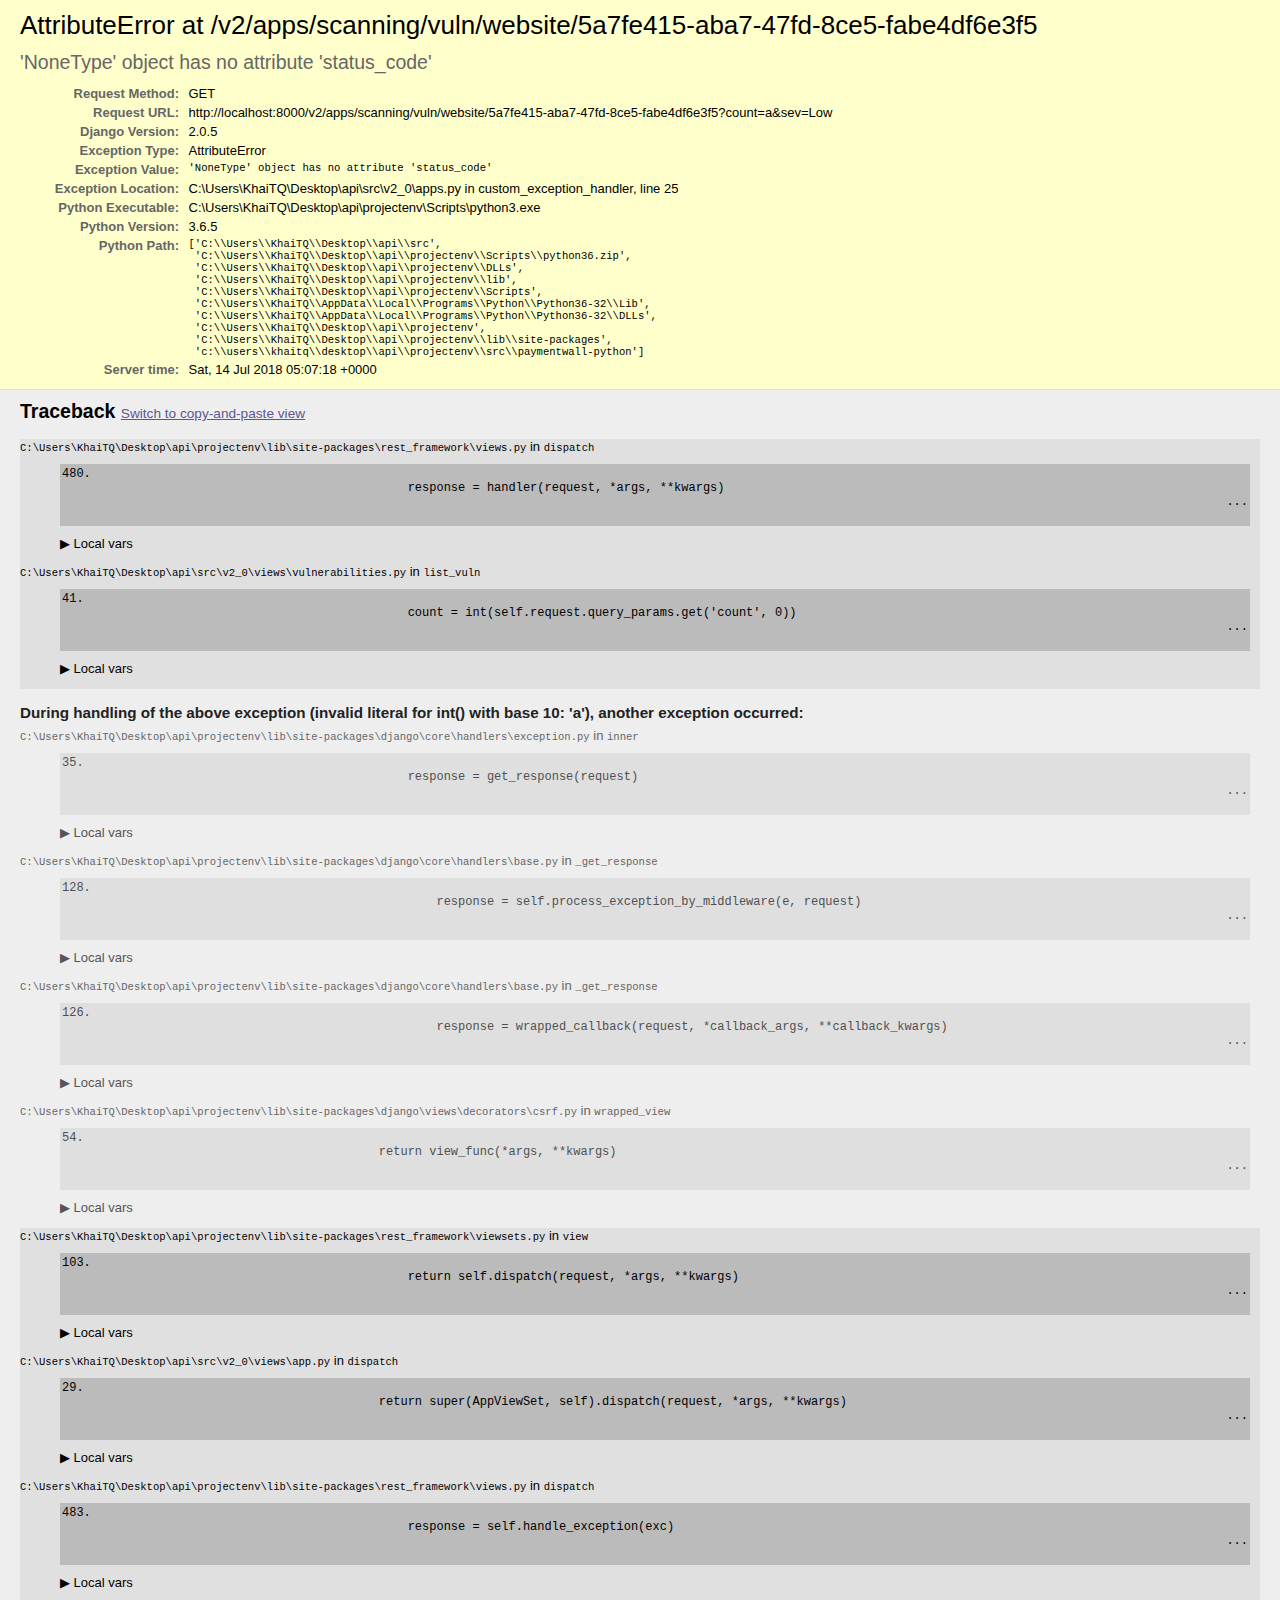
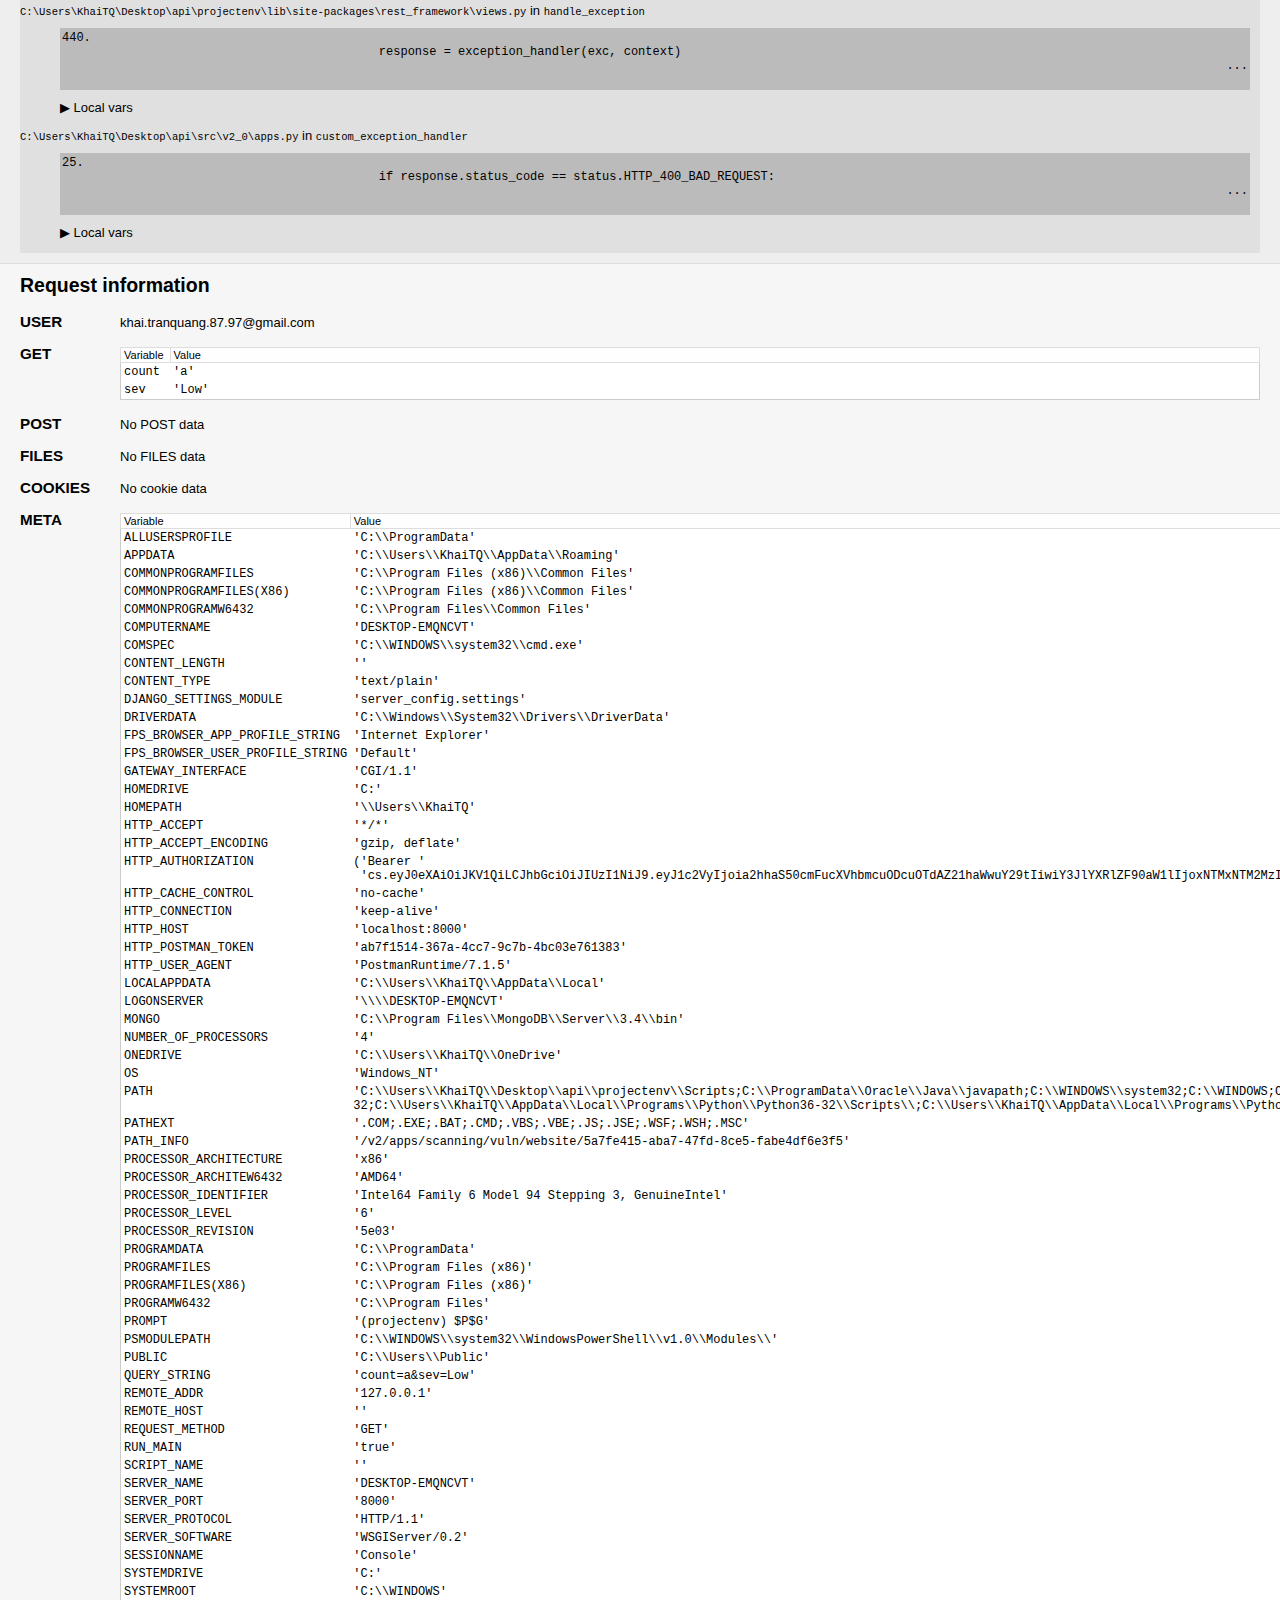
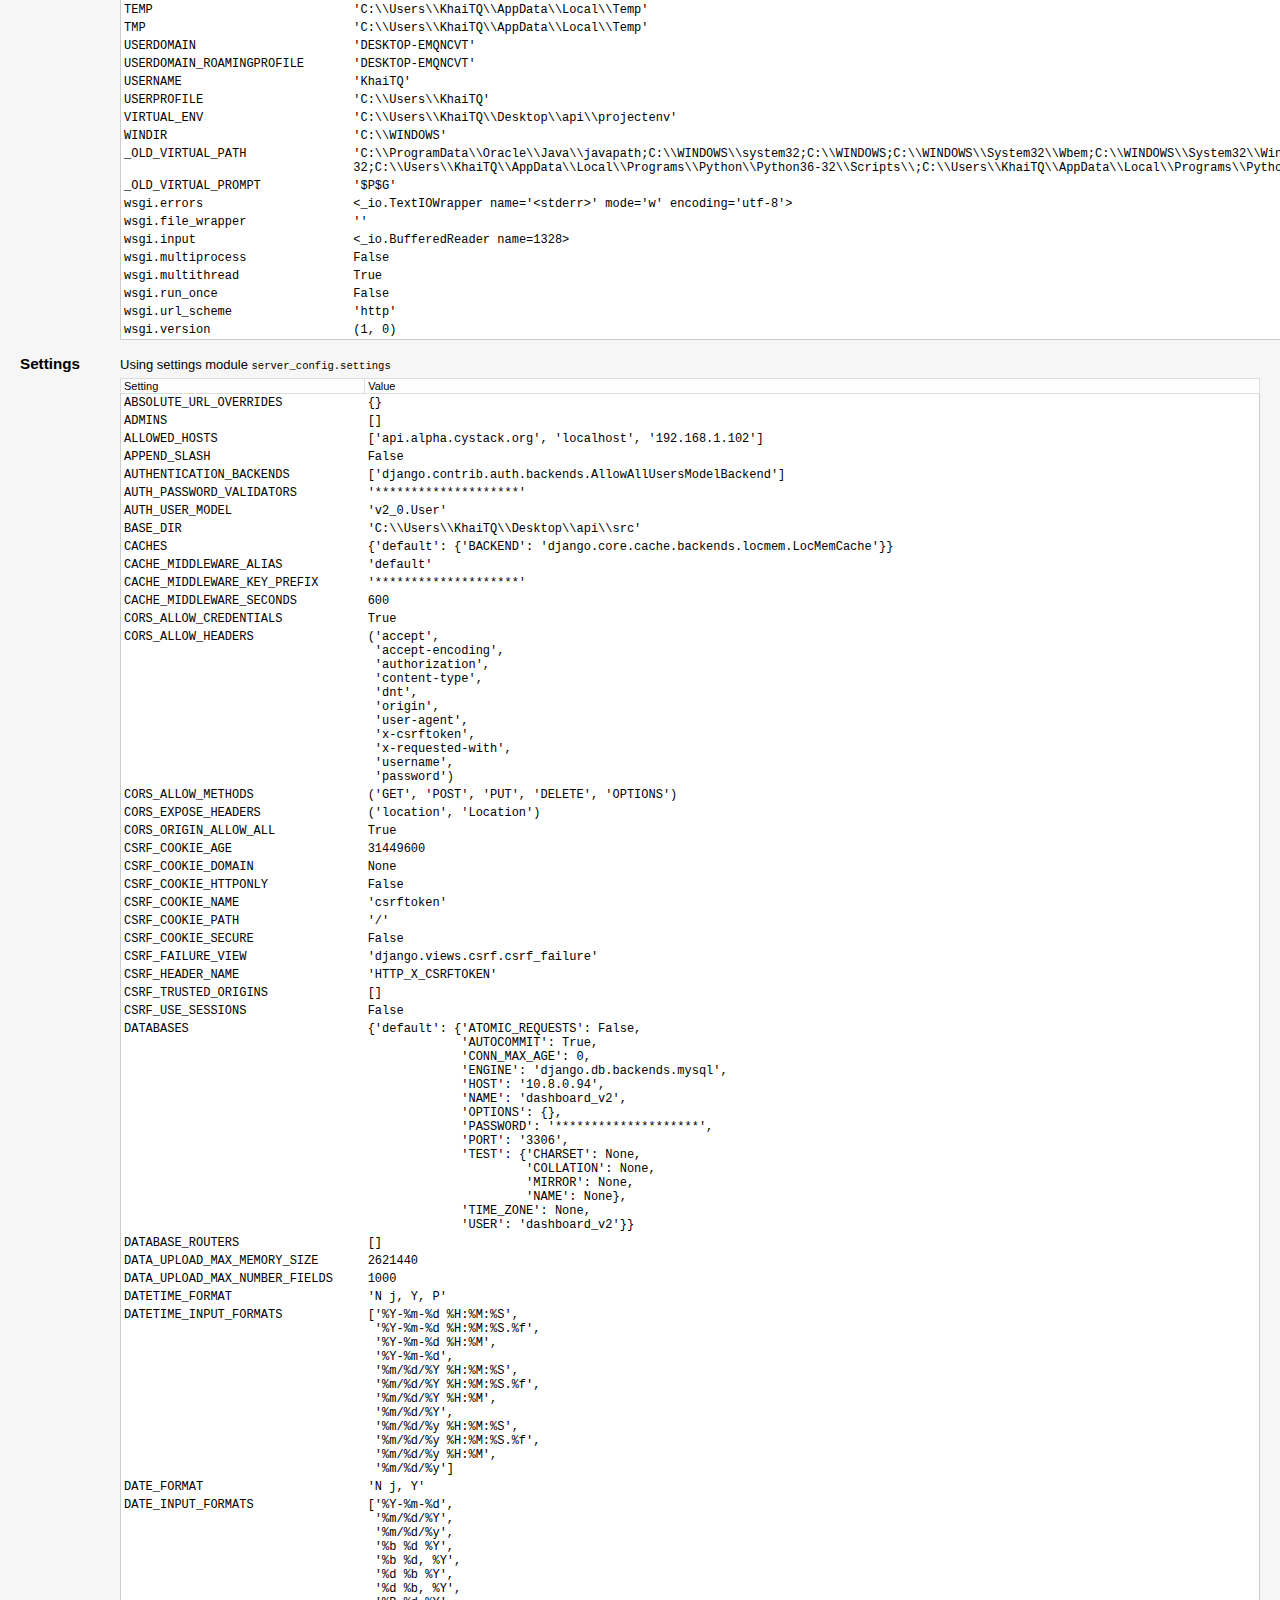
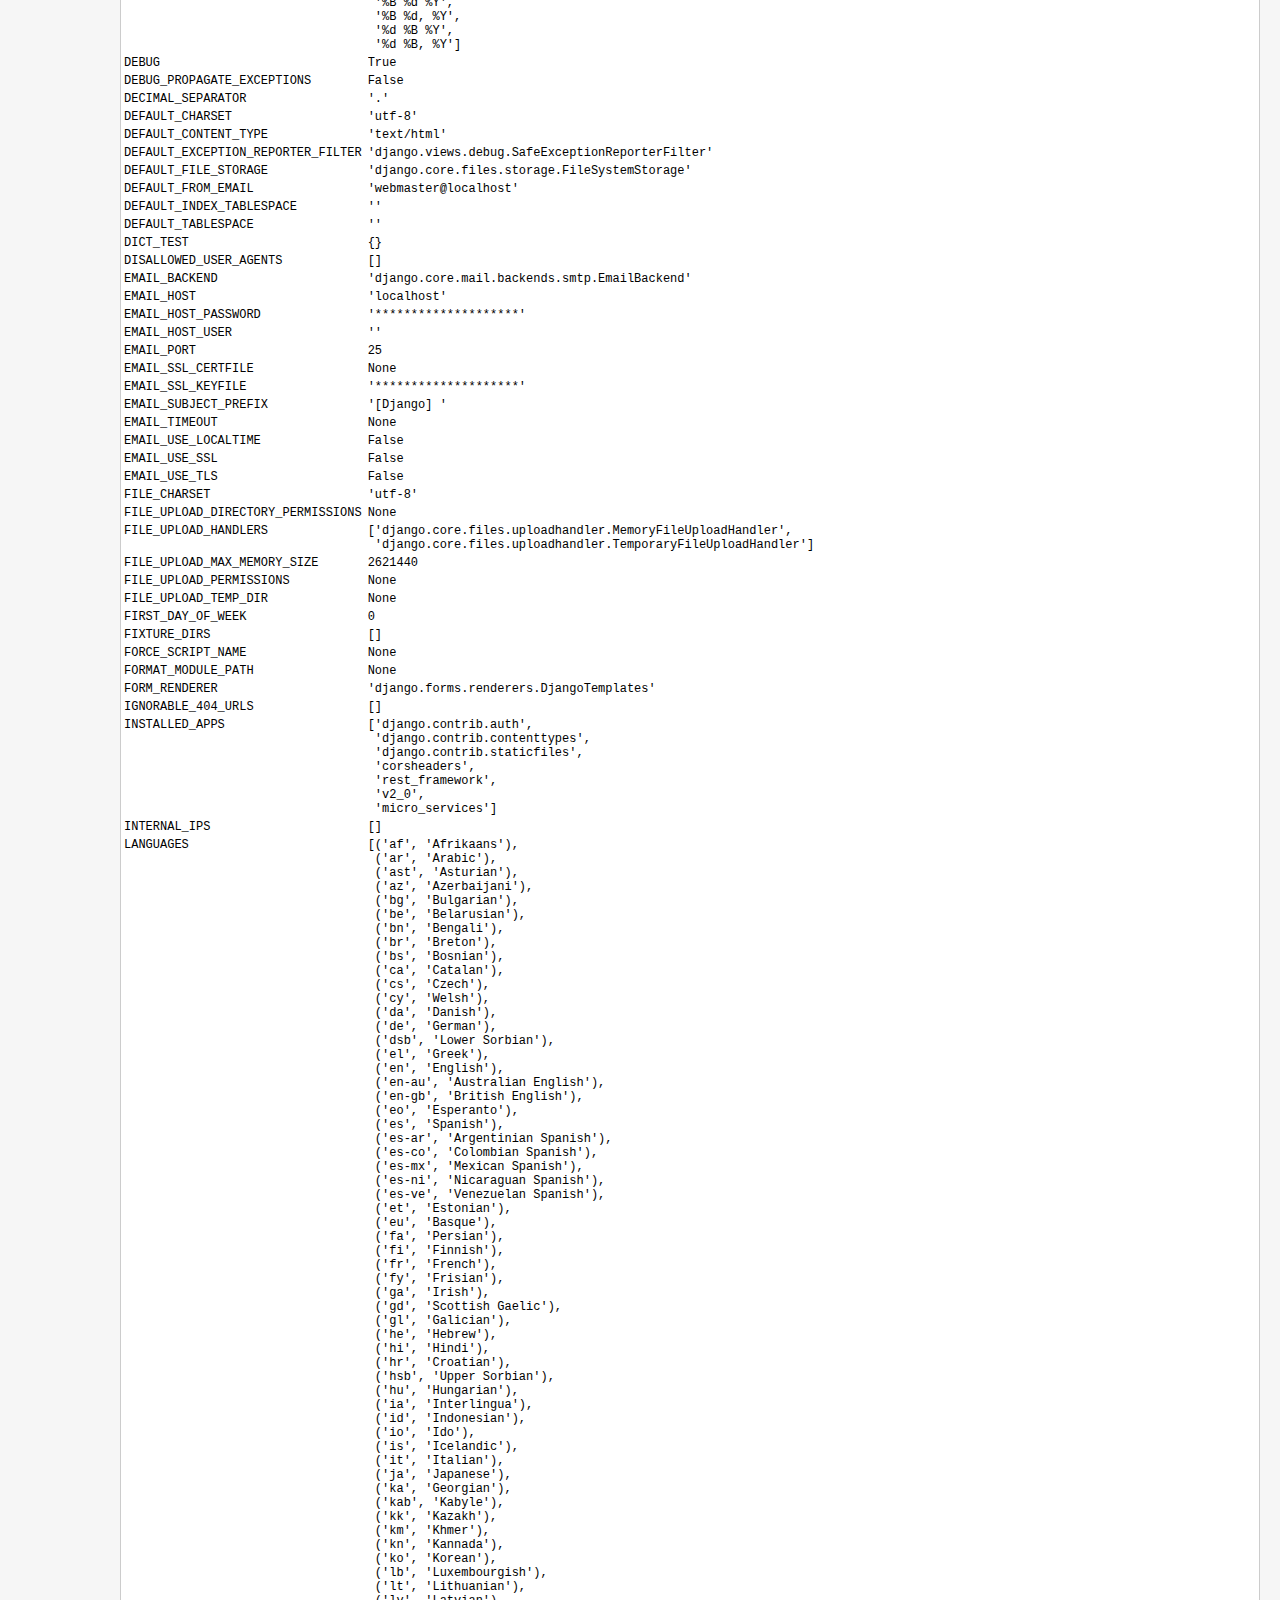
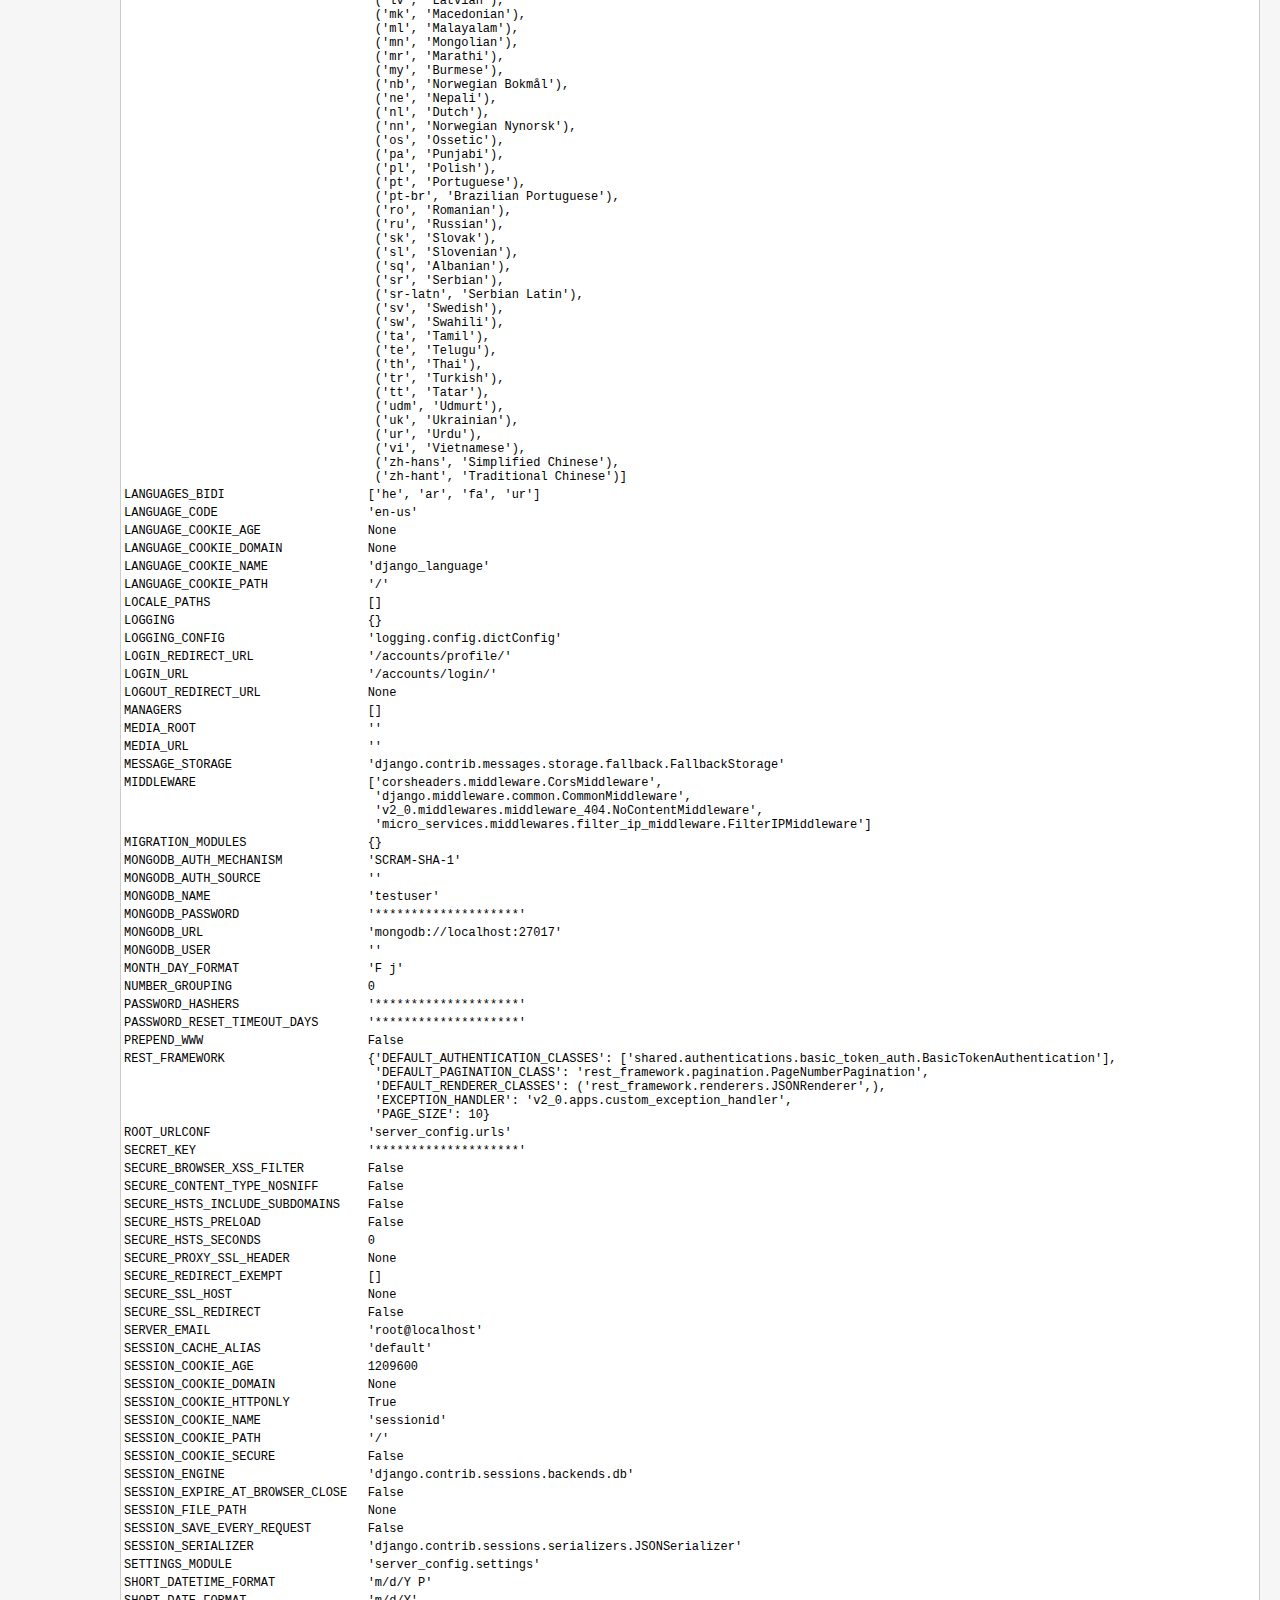
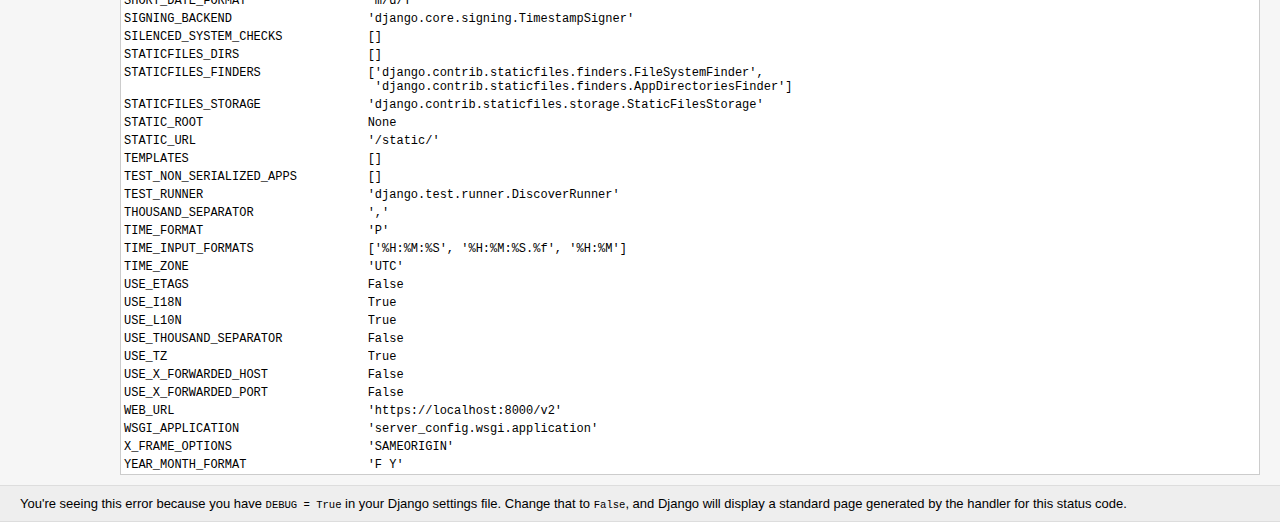
<file: index.html>
<!DOCTYPE html>
<html lang="en">
    <head>
        <meta http-equiv="content-type" content="text/html; charset=utf-8">
        <meta name="robots" content="NONE,NOARCHIVE">
		<meta name="cystack-verification" content="7531de3eea848e0bd9d5efd35f2722cb"/>
        <title>AttributeError
          at /v2/apps/scanning/vuln/website/5a7fe415-aba7-47fd-8ce5-fabe4df6e3f5</title>
        <style type="text/css">
    html * { padding:0; margin:0; }
    body * { padding:10px 20px; }
    body * * { padding:0; }
    body { font:small sans-serif; background-color:#fff; color:#000; }
    body>div { border-bottom:1px solid #ddd; }
    h1 { font-weight:normal; }
    h2 { margin-bottom:.8em; }
    h2 span { font-size:80%; color:#666; font-weight:normal; }
    h3 { margin:1em 0 .5em 0; }
    h4 { margin:0 0 .5em 0; font-weight: normal; }
    code, pre { font-size: 100%; white-space: pre-wrap; }
    table { border:1px solid #ccc; border-collapse: collapse; width:100%; background:white; }
    tbody td, tbody th { vertical-align:top; padding:2px 3px; }
    thead th {
      padding:1px 6px 1px 3px; background:#fefefe; text-align:left;
      font-weight:normal; font-size:11px; border:1px solid #ddd;
    }
    tbody th { width:12em; text-align:right; color:#666; padding-right:.5em; }
    table.vars { margin:5px 0 2px 40px; }
    table.vars td, table.req td { font-family:monospace; }
    table td.code { width:100%; }
    table td.code pre { overflow:hidden; }
    table.source th { color:#666; }
    table.source td { font-family:monospace; white-space:pre; border-bottom:1px solid #eee; }
    ul.traceback { list-style-type:none; color: #222; }
    ul.traceback li.frame { padding-bottom:1em; color:#666; }
    ul.traceback li.user { background-color:#e0e0e0; color:#000 }
    div.context { padding:10px 0; overflow:hidden; }
    div.context ol { padding-left:30px; margin:0 10px; list-style-position: inside; }
    div.context ol li { font-family:monospace; white-space:pre; color:#777; cursor:pointer; padding-left: 2px; }
    div.context ol li pre { display:inline; }
    div.context ol.context-line li { color:#505050; background-color:#dfdfdf; padding: 3px 2px; }
    div.context ol.context-line li span { position:absolute; right:32px; }
    .user div.context ol.context-line li { background-color:#bbb; color:#000; }
    .user div.context ol li { color:#666; }
    div.commands { margin-left: 40px; }
    div.commands a { color:#555; text-decoration:none; }
    .user div.commands a { color: black; }
    #summary { background: #ffc; }
    #summary h2 { font-weight: normal; color: #666; }
    #explanation { background:#eee; }
    #template, #template-not-exist { background:#f6f6f6; }
    #template-not-exist ul { margin: 0 0 10px 20px; }
    #template-not-exist .postmortem-section { margin-bottom: 3px; }
    #unicode-hint { background:#eee; }
    #traceback { background:#eee; }
    #requestinfo { background:#f6f6f6; padding-left:120px; }
    #summary table { border:none; background:transparent; }
    #requestinfo h2, #requestinfo h3 { position:relative; margin-left:-100px; }
    #requestinfo h3 { margin-bottom:-1em; }
    .error { background: #ffc; }
    .specific { color:#cc3300; font-weight:bold; }
    h2 span.commands { font-size:.7em;}
    span.commands a:link {color:#5E5694;}
    pre.exception_value { font-family: sans-serif; color: #666; font-size: 1.5em; margin: 10px 0 10px 0; }
    .append-bottom { margin-bottom: 10px; }
  </style>
        <script type="text/javascript">
    function hideAll(elems) {
      for (var e = 0; e < elems.length; e++) {
        elems[e].style.display = 'none';
      }
    }
    window.onload = function() {
      hideAll(document.querySelectorAll('table.vars'));
      hideAll(document.querySelectorAll('ol.pre-context'));
      hideAll(document.querySelectorAll('ol.post-context'));
      hideAll(document.querySelectorAll('div.pastebin'));
    }
    function toggle() {
      for (var i = 0; i < arguments.length; i++) {
        var e = document.getElementById(arguments[i]);
        if (e) {
          e.style.display = e.style.display == 'none' ? 'block': 'none';
        }
      }
      return false;
    }
    function varToggle(link, id) {
      toggle('v' + id);
      var s = link.getElementsByTagName('span')[0];
      var uarr = String.fromCharCode(0x25b6);
      var darr = String.fromCharCode(0x25bc);
      s.textContent = s.textContent == uarr ? darr : uarr;
      return false;
    }
    function switchPastebinFriendly(link) {
      s1 = "Switch to copy-and-paste view";
      s2 = "Switch back to interactive view";
      link.textContent = link.textContent.trim() == s1 ? s2: s1;
      toggle('browserTraceback', 'pastebinTraceback');
      return false;
    }
  
        </script>
    </head>
    <body>
        <div id="summary">
            <h1>AttributeError
       at /v2/apps/scanning/vuln/website/5a7fe415-aba7-47fd-8ce5-fabe4df6e3f5</h1>
            <pre class="exception_value">&#39;NoneType&#39; object has no attribute &#39;status_code&#39;</pre>
            <table class="meta">
                <tr>
                    <th>Request Method:</th>
                    <td>GET</td>
                </tr>
                <tr>
                    <th>Request URL:</th>
                    <td>http://localhost:8000/v2/apps/scanning/vuln/website/5a7fe415-aba7-47fd-8ce5-fabe4df6e3f5?count=a&amp;sev=Low</td>
                </tr>
                <tr>
                    <th>Django Version:</th>
                    <td>2.0.5</td>
                </tr>
                <tr>
                    <th>Exception Type:</th>
                    <td>AttributeError</td>
                </tr>
                <tr>
                    <th>Exception Value:</th>
                    <td>
                        <pre>&#39;NoneType&#39; object has no attribute &#39;status_code&#39;</pre>
                    </td>
                </tr>
                <tr>
                    <th>Exception Location:</th>
                    <td>C:\Users\KhaiTQ\Desktop\api\src\v2_0\apps.py in custom_exception_handler, line 25</td>
                </tr>
                <tr>
                    <th>Python Executable:</th>
                    <td>C:\Users\KhaiTQ\Desktop\api\projectenv\Scripts\python3.exe</td>
                </tr>
                <tr>
                    <th>Python Version:</th>
                    <td>3.6.5</td>
                </tr>
                <tr>
                    <th>Python Path:</th>
                    <td>
                        <pre>[&#39;C:\\Users\\KhaiTQ\\Desktop\\api\\src&#39;,
 &#39;C:\\Users\\KhaiTQ\\Desktop\\api\\projectenv\\Scripts\\python36.zip&#39;,
 &#39;C:\\Users\\KhaiTQ\\Desktop\\api\\projectenv\\DLLs&#39;,
 &#39;C:\\Users\\KhaiTQ\\Desktop\\api\\projectenv\\lib&#39;,
 &#39;C:\\Users\\KhaiTQ\\Desktop\\api\\projectenv\\Scripts&#39;,
 &#39;C:\\Users\\KhaiTQ\\AppData\\Local\\Programs\\Python\\Python36-32\\Lib&#39;,
 &#39;C:\\Users\\KhaiTQ\\AppData\\Local\\Programs\\Python\\Python36-32\\DLLs&#39;,
 &#39;C:\\Users\\KhaiTQ\\Desktop\\api\\projectenv&#39;,
 &#39;C:\\Users\\KhaiTQ\\Desktop\\api\\projectenv\\lib\\site-packages&#39;,
 &#39;c:\\users\\khaitq\\desktop\\api\\projectenv\\src\\paymentwall-python&#39;]</pre>
                    </td>
                </tr>
                <tr>
                    <th>Server time:</th>
                    <td>Sat, 14 Jul 2018 05:07:18 +0000</td>
                </tr>
            </table>
        </div>
        <div id="traceback">
            <h2>Traceback 
                <span class="commands">
                    <a href="#" onclick="return switchPastebinFriendly(this);">
    Switch to copy-and-paste view</a>
                </span>
            </h2>
            <div id="browserTraceback">
                <ul class="traceback">
                    <li class="frame user">
                        <code>C:\Users\KhaiTQ\Desktop\api\projectenv\lib\site-packages\rest_framework\views.py</code> in
                        <code>dispatch</code>
                        <div class="context" id="c96702256">
                            <ol start="473" class="pre-context" id="pre96702256">
                                <li onclick="toggle('pre96702256', 'post96702256')">
                                    <pre>            # Get the appropriate handler method</pre>
                                </li>
                                <li onclick="toggle('pre96702256', 'post96702256')">
                                    <pre>            if request.method.lower() in self.http_method_names:</pre>
                                </li>
                                <li onclick="toggle('pre96702256', 'post96702256')">
                                    <pre>                handler = getattr(self, request.method.lower(),</pre>
                                </li>
                                <li onclick="toggle('pre96702256', 'post96702256')">
                                    <pre>                                  self.http_method_not_allowed)</pre>
                                </li>
                                <li onclick="toggle('pre96702256', 'post96702256')">
                                    <pre>            else:</pre>
                                </li>
                                <li onclick="toggle('pre96702256', 'post96702256')">
                                    <pre>                handler = self.http_method_not_allowed</pre>
                                </li>
                                <li onclick="toggle('pre96702256', 'post96702256')">
                                    <pre></pre>
                                </li>
                            </ol>
                            <ol start="480" class="context-line">
                                <li onclick="toggle('pre96702256', 'post96702256')">
                                    <pre>            response = handler(request, *args, **kwargs)</pre>
                                    <span>...</span>
                                </li>
                            </ol>
                            <ol start='481' class="post-context" id="post96702256">
                                <li onclick="toggle('pre96702256', 'post96702256')">
                                    <pre></pre>
                                </li>
                                <li onclick="toggle('pre96702256', 'post96702256')">
                                    <pre>        except Exception as exc:</pre>
                                </li>
                                <li onclick="toggle('pre96702256', 'post96702256')">
                                    <pre>            response = self.handle_exception(exc)</pre>
                                </li>
                                <li onclick="toggle('pre96702256', 'post96702256')">
                                    <pre></pre>
                                </li>
                                <li onclick="toggle('pre96702256', 'post96702256')">
                                    <pre>        self.response = self.finalize_response(request, response, *args, **kwargs)</pre>
                                </li>
                                <li onclick="toggle('pre96702256', 'post96702256')">
                                    <pre>        return self.response</pre>
                                </li>
                            </ol>
                        </div>
                        <div class="commands">
                            <a href="#" onclick="return varToggle(this, '96702256')">
                                <span>&#x25b6;</span> Local vars
                            </a>
                        </div>
                        <table class="vars" id="v96702256">
                            <thead>
                                <tr>
                                    <th>Variable</th>
                                    <th>Value</th>
                                </tr>
                            </thead>
                            <tbody>
                                <tr>
                                    <td>args</td>
                                    <td class="code">
                                        <pre>()</pre>
                                    </td>
                                </tr>
                                <tr>
                                    <td>handler</td>
                                    <td class="code">
                                        <pre>&lt;bound method VulnViewSet.list_vuln of &lt;v2_0.views.vulnerabilities.VulnViewSet object at 0x05C59710&gt;&gt;</pre>
                                    </td>
                                </tr>
                                <tr>
                                    <td>kwargs</td>
                                    <td class="code">
                                        <pre>{&#39;pk&#39;: &#39;5a7fe415-aba7-47fd-8ce5-fabe4df6e3f5&#39;}</pre>
                                    </td>
                                </tr>
                                <tr>
                                    <td>request</td>
                                    <td class="code">
                                        <pre>&lt;rest_framework.request.Request object at 0x05C61310&gt;</pre>
                                    </td>
                                </tr>
                                <tr>
                                    <td>self</td>
                                    <td class="code">
                                        <pre>&lt;v2_0.views.vulnerabilities.VulnViewSet object at 0x05C59710&gt;</pre>
                                    </td>
                                </tr>
                            </tbody>
                        </table>
                    </li>
                    <li class="frame user">
                        <code>C:\Users\KhaiTQ\Desktop\api\src\v2_0\views\vulnerabilities.py</code> in
                        <code>list_vuln</code>
                        <div class="context" id="c96701256">
                            <ol start="34" class="pre-context" id="pre96701256">
                                <li onclick="toggle('pre96701256', 'post96701256')">
                                    <pre>        _website = check_expired_app(web_id=_pk, user=_current_user, app_name=&quot;scanning&quot;)</pre>
                                </li>
                                <li onclick="toggle('pre96701256', 'post96701256')">
                                    <pre></pre>
                                </li>
                                <li onclick="toggle('pre96701256', 'post96701256')">
                                    <pre>        if request.method == REQUEST_METHOD_GET:</pre>
                                </li>
                                <li onclick="toggle('pre96701256', 'post96701256')">
                                    <pre>            limit = 10</pre>
                                </li>
                                <li onclick="toggle('pre96701256', 'post96701256')">
                                    <pre>            page = int(self.request.query_params.get(&#39;page&#39;, 1))</pre>
                                </li>
                                <li onclick="toggle('pre96701256', 'post96701256')">
                                    <pre>            sev = self.request.query_params.get(&#39;sev&#39;, None)</pre>
                                </li>
                                <li onclick="toggle('pre96701256', 'post96701256')">
                                    <pre>            search_param = self.request.query_params.get(&#39;q&#39;, None)</pre>
                                </li>
                            </ol>
                            <ol start="41" class="context-line">
                                <li onclick="toggle('pre96701256', 'post96701256')">
                                    <pre>            count = int(self.request.query_params.get(&#39;count&#39;, 0))</pre>
                                    <span>...</span>
                                </li>
                            </ol>
                            <ol start='42' class="post-context" id="post96701256">
                                <li onclick="toggle('pre96701256', 'post96701256')">
                                    <pre></pre>
                                </li>
                                <li onclick="toggle('pre96701256', 'post96701256')">
                                    <pre>            if count == 0:</pre>
                                </li>
                                <li onclick="toggle('pre96701256', 'post96701256')">
                                    <pre>                url = API_SCANNING_URL + &quot;/vuln/search?website_ids={}&amp;limit={}&amp;page={}&quot;.format(_pk, limit, page)</pre>
                                </li>
                                <li onclick="toggle('pre96701256', 'post96701256')">
                                    <pre>                if sev is not None:</pre>
                                </li>
                                <li onclick="toggle('pre96701256', 'post96701256')">
                                    <pre>                    url = url + &quot;&amp;severity={}&quot;.format(sev)</pre>
                                </li>
                                <li onclick="toggle('pre96701256', 'post96701256')">
                                    <pre>                if search_param is not None:</pre>
                                </li>
                            </ol>
                        </div>
                        <div class="commands">
                            <a href="#" onclick="return varToggle(this, '96701256')">
                                <span>&#x25b6;</span> Local vars
                            </a>
                        </div>
                        <table class="vars" id="v96701256">
                            <thead>
                                <tr>
                                    <th>Variable</th>
                                    <th>Value</th>
                                </tr>
                            </thead>
                            <tbody>
                                <tr>
                                    <td>_current_user</td>
                                    <td class="code">
                                        <pre>&lt;User: khai.tranquang.87.97@gmail.com&gt;</pre>
                                    </td>
                                </tr>
                                <tr>
                                    <td>_pk</td>
                                    <td class="code">
                                        <pre>&#39;5a7fe415-aba7-47fd-8ce5-fabe4df6e3f5&#39;</pre>
                                    </td>
                                </tr>
                                <tr>
                                    <td>_website</td>
                                    <td class="code">
                                        <pre>&lt;Website: Website object (5a7fe415-aba7-47fd-8ce5-fabe4df6e3f5)&gt;</pre>
                                    </td>
                                </tr>
                                <tr>
                                    <td>args</td>
                                    <td class="code">
                                        <pre>()</pre>
                                    </td>
                                </tr>
                                <tr>
                                    <td>kwargs</td>
                                    <td class="code">
                                        <pre>{&#39;pk&#39;: &#39;5a7fe415-aba7-47fd-8ce5-fabe4df6e3f5&#39;}</pre>
                                    </td>
                                </tr>
                                <tr>
                                    <td>limit</td>
                                    <td class="code">
                                        <pre>10</pre>
                                    </td>
                                </tr>
                                <tr>
                                    <td>page</td>
                                    <td class="code">
                                        <pre>1</pre>
                                    </td>
                                </tr>
                                <tr>
                                    <td>request</td>
                                    <td class="code">
                                        <pre>&lt;rest_framework.request.Request object at 0x05C61310&gt;</pre>
                                    </td>
                                </tr>
                                <tr>
                                    <td>search_param</td>
                                    <td class="code">
                                        <pre>None</pre>
                                    </td>
                                </tr>
                                <tr>
                                    <td>self</td>
                                    <td class="code">
                                        <pre>&lt;v2_0.views.vulnerabilities.VulnViewSet object at 0x05C59710&gt;</pre>
                                    </td>
                                </tr>
                                <tr>
                                    <td>sev</td>
                                    <td class="code">
                                        <pre>&#39;Low&#39;</pre>
                                    </td>
                                </tr>
                            </tbody>
                        </table>
                    </li>
                    <li>
                        <h3>
          
            During handling of the above exception (invalid literal for int() with base 10: &#39;a&#39;), another exception occurred:
          
        </h3>
                    </li>
                    <li class="frame django">
                        <code>C:\Users\KhaiTQ\Desktop\api\projectenv\lib\site-packages\django\core\handlers\exception.py</code> in
                        <code>inner</code>
                        <div class="context" id="c96837760">
                            <ol start="28" class="pre-context" id="pre96837760">
                                <li onclick="toggle('pre96837760', 'post96837760')">
                                    <pre>    This decorator is automatically applied to all middleware to ensure that</pre>
                                </li>
                                <li onclick="toggle('pre96837760', 'post96837760')">
                                    <pre>    no middleware leaks an exception and that the next middleware in the stack</pre>
                                </li>
                                <li onclick="toggle('pre96837760', 'post96837760')">
                                    <pre>    can rely on getting a response instead of an exception.</pre>
                                </li>
                                <li onclick="toggle('pre96837760', 'post96837760')">
                                    <pre>    &quot;&quot;&quot;</pre>
                                </li>
                                <li onclick="toggle('pre96837760', 'post96837760')">
                                    <pre>    @wraps(get_response)</pre>
                                </li>
                                <li onclick="toggle('pre96837760', 'post96837760')">
                                    <pre>    def inner(request):</pre>
                                </li>
                                <li onclick="toggle('pre96837760', 'post96837760')">
                                    <pre>        try:</pre>
                                </li>
                            </ol>
                            <ol start="35" class="context-line">
                                <li onclick="toggle('pre96837760', 'post96837760')">
                                    <pre>            response = get_response(request)</pre>
                                    <span>...</span>
                                </li>
                            </ol>
                            <ol start='36' class="post-context" id="post96837760">
                                <li onclick="toggle('pre96837760', 'post96837760')">
                                    <pre>        except Exception as exc:</pre>
                                </li>
                                <li onclick="toggle('pre96837760', 'post96837760')">
                                    <pre>            response = response_for_exception(request, exc)</pre>
                                </li>
                                <li onclick="toggle('pre96837760', 'post96837760')">
                                    <pre>        return response</pre>
                                </li>
                                <li onclick="toggle('pre96837760', 'post96837760')">
                                    <pre>    return inner</pre>
                                </li>
                                <li onclick="toggle('pre96837760', 'post96837760')">
                                    <pre></pre>
                                </li>
                                <li onclick="toggle('pre96837760', 'post96837760')">
                                    <pre></pre>
                                </li>
                            </ol>
                        </div>
                        <div class="commands">
                            <a href="#" onclick="return varToggle(this, '96837760')">
                                <span>&#x25b6;</span> Local vars
                            </a>
                        </div>
                        <table class="vars" id="v96837760">
                            <thead>
                                <tr>
                                    <th>Variable</th>
                                    <th>Value</th>
                                </tr>
                            </thead>
                            <tbody>
                                <tr>
                                    <td>exc</td>
                                    <td class="code">
                                        <pre>AttributeError(&quot;&#39;NoneType&#39; object has no attribute &#39;status_code&#39;&quot;,)</pre>
                                    </td>
                                </tr>
                                <tr>
                                    <td>get_response</td>
                                    <td class="code">
                                        <pre>&lt;bound method BaseHandler._get_response of &lt;django.core.handlers.wsgi.WSGIHandler object at 0x05996070&gt;&gt;</pre>
                                    </td>
                                </tr>
                                <tr>
                                    <td>request</td>
                                    <td class="code">
                                        <pre>&lt;WSGIRequest: GET &#39;/v2/apps/scanning/vuln/website/5a7fe415-aba7-47fd-8ce5-fabe4df6e3f5?count=a&amp;sev=Low&#39;&gt;</pre>
                                    </td>
                                </tr>
                            </tbody>
                        </table>
                    </li>
                    <li class="frame django">
                        <code>C:\Users\KhaiTQ\Desktop\api\projectenv\lib\site-packages\django\core\handlers\base.py</code> in
                        <code>_get_response</code>
                        <div class="context" id="c96840000">
                            <ol start="121" class="pre-context" id="pre96840000">
                                <li onclick="toggle('pre96840000', 'post96840000')">
                                    <pre>                break</pre>
                                </li>
                                <li onclick="toggle('pre96840000', 'post96840000')">
                                    <pre></pre>
                                </li>
                                <li onclick="toggle('pre96840000', 'post96840000')">
                                    <pre>        if response is None:</pre>
                                </li>
                                <li onclick="toggle('pre96840000', 'post96840000')">
                                    <pre>            wrapped_callback = self.make_view_atomic(callback)</pre>
                                </li>
                                <li onclick="toggle('pre96840000', 'post96840000')">
                                    <pre>            try:</pre>
                                </li>
                                <li onclick="toggle('pre96840000', 'post96840000')">
                                    <pre>                response = wrapped_callback(request, *callback_args, **callback_kwargs)</pre>
                                </li>
                                <li onclick="toggle('pre96840000', 'post96840000')">
                                    <pre>            except Exception as e:</pre>
                                </li>
                            </ol>
                            <ol start="128" class="context-line">
                                <li onclick="toggle('pre96840000', 'post96840000')">
                                    <pre>                response = self.process_exception_by_middleware(e, request)</pre>
                                    <span>...</span>
                                </li>
                            </ol>
                            <ol start='129' class="post-context" id="post96840000">
                                <li onclick="toggle('pre96840000', 'post96840000')">
                                    <pre></pre>
                                </li>
                                <li onclick="toggle('pre96840000', 'post96840000')">
                                    <pre>        # Complain if the view returned None (a common error).</pre>
                                </li>
                                <li onclick="toggle('pre96840000', 'post96840000')">
                                    <pre>        if response is None:</pre>
                                </li>
                                <li onclick="toggle('pre96840000', 'post96840000')">
                                    <pre>            if isinstance(callback, types.FunctionType):    # FBV</pre>
                                </li>
                                <li onclick="toggle('pre96840000', 'post96840000')">
                                    <pre>                view_name = callback.__name__</pre>
                                </li>
                                <li onclick="toggle('pre96840000', 'post96840000')">
                                    <pre>            else:                                           # CBV</pre>
                                </li>
                            </ol>
                        </div>
                        <div class="commands">
                            <a href="#" onclick="return varToggle(this, '96840000')">
                                <span>&#x25b6;</span> Local vars
                            </a>
                        </div>
                        <table class="vars" id="v96840000">
                            <thead>
                                <tr>
                                    <th>Variable</th>
                                    <th>Value</th>
                                </tr>
                            </thead>
                            <tbody>
                                <tr>
                                    <td>callback</td>
                                    <td class="code">
                                        <pre>&lt;function VulnViewSet at 0x05922978&gt;</pre>
                                    </td>
                                </tr>
                                <tr>
                                    <td>callback_args</td>
                                    <td class="code">
                                        <pre>()</pre>
                                    </td>
                                </tr>
                                <tr>
                                    <td>callback_kwargs</td>
                                    <td class="code">
                                        <pre>{&#39;pk&#39;: &#39;5a7fe415-aba7-47fd-8ce5-fabe4df6e3f5&#39;}</pre>
                                    </td>
                                </tr>
                                <tr>
                                    <td>middleware_method</td>
                                    <td class="code">
                                        <pre>&lt;bound method CorsMiddleware.process_view of &lt;corsheaders.middleware.CorsMiddleware object at 0x059894B0&gt;&gt;</pre>
                                    </td>
                                </tr>
                                <tr>
                                    <td>request</td>
                                    <td class="code">
                                        <pre>&lt;WSGIRequest: GET &#39;/v2/apps/scanning/vuln/website/5a7fe415-aba7-47fd-8ce5-fabe4df6e3f5?count=a&amp;sev=Low&#39;&gt;</pre>
                                    </td>
                                </tr>
                                <tr>
                                    <td>resolver</td>
                                    <td class="code">
                                        <pre>&lt;URLResolver &#39;server_config.urls&#39; (None:None) &#39;^/&#39;&gt;</pre>
                                    </td>
                                </tr>
                                <tr>
                                    <td>resolver_match</td>
                                    <td class="code">
                                        <pre>ResolverMatch(func=v2_0.views.vulnerabilities.VulnViewSet, args=(), kwargs={&#39;pk&#39;: &#39;5a7fe415-aba7-47fd-8ce5-fabe4df6e3f5&#39;}, url_name=None, app_names=[], namespaces=[])</pre>
                                    </td>
                                </tr>
                                <tr>
                                    <td>response</td>
                                    <td class="code">
                                        <pre>None</pre>
                                    </td>
                                </tr>
                                <tr>
                                    <td>self</td>
                                    <td class="code">
                                        <pre>&lt;django.core.handlers.wsgi.WSGIHandler object at 0x05996070&gt;</pre>
                                    </td>
                                </tr>
                                <tr>
                                    <td>wrapped_callback</td>
                                    <td class="code">
                                        <pre>&lt;function VulnViewSet at 0x05922978&gt;</pre>
                                    </td>
                                </tr>
                            </tbody>
                        </table>
                    </li>
                    <li class="frame django">
                        <code>C:\Users\KhaiTQ\Desktop\api\projectenv\lib\site-packages\django\core\handlers\base.py</code> in
                        <code>_get_response</code>
                        <div class="context" id="c96840840">
                            <ol start="119" class="pre-context" id="pre96840840">
                                <li onclick="toggle('pre96840840', 'post96840840')">
                                    <pre>            response = middleware_method(request, callback, callback_args, callback_kwargs)</pre>
                                </li>
                                <li onclick="toggle('pre96840840', 'post96840840')">
                                    <pre>            if response:</pre>
                                </li>
                                <li onclick="toggle('pre96840840', 'post96840840')">
                                    <pre>                break</pre>
                                </li>
                                <li onclick="toggle('pre96840840', 'post96840840')">
                                    <pre></pre>
                                </li>
                                <li onclick="toggle('pre96840840', 'post96840840')">
                                    <pre>        if response is None:</pre>
                                </li>
                                <li onclick="toggle('pre96840840', 'post96840840')">
                                    <pre>            wrapped_callback = self.make_view_atomic(callback)</pre>
                                </li>
                                <li onclick="toggle('pre96840840', 'post96840840')">
                                    <pre>            try:</pre>
                                </li>
                            </ol>
                            <ol start="126" class="context-line">
                                <li onclick="toggle('pre96840840', 'post96840840')">
                                    <pre>                response = wrapped_callback(request, *callback_args, **callback_kwargs)</pre>
                                    <span>...</span>
                                </li>
                            </ol>
                            <ol start='127' class="post-context" id="post96840840">
                                <li onclick="toggle('pre96840840', 'post96840840')">
                                    <pre>            except Exception as e:</pre>
                                </li>
                                <li onclick="toggle('pre96840840', 'post96840840')">
                                    <pre>                response = self.process_exception_by_middleware(e, request)</pre>
                                </li>
                                <li onclick="toggle('pre96840840', 'post96840840')">
                                    <pre></pre>
                                </li>
                                <li onclick="toggle('pre96840840', 'post96840840')">
                                    <pre>        # Complain if the view returned None (a common error).</pre>
                                </li>
                                <li onclick="toggle('pre96840840', 'post96840840')">
                                    <pre>        if response is None:</pre>
                                </li>
                                <li onclick="toggle('pre96840840', 'post96840840')">
                                    <pre>            if isinstance(callback, types.FunctionType):    # FBV</pre>
                                </li>
                            </ol>
                        </div>
                        <div class="commands">
                            <a href="#" onclick="return varToggle(this, '96840840')">
                                <span>&#x25b6;</span> Local vars
                            </a>
                        </div>
                        <table class="vars" id="v96840840">
                            <thead>
                                <tr>
                                    <th>Variable</th>
                                    <th>Value</th>
                                </tr>
                            </thead>
                            <tbody>
                                <tr>
                                    <td>callback</td>
                                    <td class="code">
                                        <pre>&lt;function VulnViewSet at 0x05922978&gt;</pre>
                                    </td>
                                </tr>
                                <tr>
                                    <td>callback_args</td>
                                    <td class="code">
                                        <pre>()</pre>
                                    </td>
                                </tr>
                                <tr>
                                    <td>callback_kwargs</td>
                                    <td class="code">
                                        <pre>{&#39;pk&#39;: &#39;5a7fe415-aba7-47fd-8ce5-fabe4df6e3f5&#39;}</pre>
                                    </td>
                                </tr>
                                <tr>
                                    <td>middleware_method</td>
                                    <td class="code">
                                        <pre>&lt;bound method CorsMiddleware.process_view of &lt;corsheaders.middleware.CorsMiddleware object at 0x059894B0&gt;&gt;</pre>
                                    </td>
                                </tr>
                                <tr>
                                    <td>request</td>
                                    <td class="code">
                                        <pre>&lt;WSGIRequest: GET &#39;/v2/apps/scanning/vuln/website/5a7fe415-aba7-47fd-8ce5-fabe4df6e3f5?count=a&amp;sev=Low&#39;&gt;</pre>
                                    </td>
                                </tr>
                                <tr>
                                    <td>resolver</td>
                                    <td class="code">
                                        <pre>&lt;URLResolver &#39;server_config.urls&#39; (None:None) &#39;^/&#39;&gt;</pre>
                                    </td>
                                </tr>
                                <tr>
                                    <td>resolver_match</td>
                                    <td class="code">
                                        <pre>ResolverMatch(func=v2_0.views.vulnerabilities.VulnViewSet, args=(), kwargs={&#39;pk&#39;: &#39;5a7fe415-aba7-47fd-8ce5-fabe4df6e3f5&#39;}, url_name=None, app_names=[], namespaces=[])</pre>
                                    </td>
                                </tr>
                                <tr>
                                    <td>response</td>
                                    <td class="code">
                                        <pre>None</pre>
                                    </td>
                                </tr>
                                <tr>
                                    <td>self</td>
                                    <td class="code">
                                        <pre>&lt;django.core.handlers.wsgi.WSGIHandler object at 0x05996070&gt;</pre>
                                    </td>
                                </tr>
                                <tr>
                                    <td>wrapped_callback</td>
                                    <td class="code">
                                        <pre>&lt;function VulnViewSet at 0x05922978&gt;</pre>
                                    </td>
                                </tr>
                            </tbody>
                        </table>
                    </li>
                    <li class="frame django">
                        <code>C:\Users\KhaiTQ\Desktop\api\projectenv\lib\site-packages\django\views\decorators\csrf.py</code> in
                        <code>wrapped_view</code>
                        <div class="context" id="c96839680">
                            <ol start="47" class="pre-context" id="pre96839680">
                                <li onclick="toggle('pre96839680', 'post96839680')">
                                    <pre></pre>
                                </li>
                                <li onclick="toggle('pre96839680', 'post96839680')">
                                    <pre></pre>
                                </li>
                                <li onclick="toggle('pre96839680', 'post96839680')">
                                    <pre>def csrf_exempt(view_func):</pre>
                                </li>
                                <li onclick="toggle('pre96839680', 'post96839680')">
                                    <pre>    &quot;&quot;&quot;Mark a view function as being exempt from the CSRF view protection.&quot;&quot;&quot;</pre>
                                </li>
                                <li onclick="toggle('pre96839680', 'post96839680')">
                                    <pre>    # view_func.csrf_exempt = True would also work, but decorators are nicer</pre>
                                </li>
                                <li onclick="toggle('pre96839680', 'post96839680')">
                                    <pre>    # if they don&#39;t have side effects, so return a new function.</pre>
                                </li>
                                <li onclick="toggle('pre96839680', 'post96839680')">
                                    <pre>    def wrapped_view(*args, **kwargs):</pre>
                                </li>
                            </ol>
                            <ol start="54" class="context-line">
                                <li onclick="toggle('pre96839680', 'post96839680')">
                                    <pre>        return view_func(*args, **kwargs)</pre>
                                    <span>...</span>
                                </li>
                            </ol>
                            <ol start='55' class="post-context" id="post96839680">
                                <li onclick="toggle('pre96839680', 'post96839680')">
                                    <pre>    wrapped_view.csrf_exempt = True</pre>
                                </li>
                                <li onclick="toggle('pre96839680', 'post96839680')">
                                    <pre>    return wraps(view_func)(wrapped_view)</pre>
                                </li>
                            </ol>
                        </div>
                        <div class="commands">
                            <a href="#" onclick="return varToggle(this, '96839680')">
                                <span>&#x25b6;</span> Local vars
                            </a>
                        </div>
                        <table class="vars" id="v96839680">
                            <thead>
                                <tr>
                                    <th>Variable</th>
                                    <th>Value</th>
                                </tr>
                            </thead>
                            <tbody>
                                <tr>
                                    <td>args</td>
                                    <td class="code">
                                        <pre>(&lt;WSGIRequest: GET &#39;/v2/apps/scanning/vuln/website/5a7fe415-aba7-47fd-8ce5-fabe4df6e3f5?count=a&amp;sev=Low&#39;&gt;,)</pre>
                                    </td>
                                </tr>
                                <tr>
                                    <td>kwargs</td>
                                    <td class="code">
                                        <pre>{&#39;pk&#39;: &#39;5a7fe415-aba7-47fd-8ce5-fabe4df6e3f5&#39;}</pre>
                                    </td>
                                </tr>
                                <tr>
                                    <td>view_func</td>
                                    <td class="code">
                                        <pre>&lt;function VulnViewSet at 0x05922930&gt;</pre>
                                    </td>
                                </tr>
                            </tbody>
                        </table>
                    </li>
                    <li class="frame user">
                        <code>C:\Users\KhaiTQ\Desktop\api\projectenv\lib\site-packages\rest_framework\viewsets.py</code> in
                        <code>view</code>
                        <div class="context" id="c96838920">
                            <ol start="96" class="pre-context" id="pre96838920">
                                <li onclick="toggle('pre96838920', 'post96838920')">
                                    <pre>                self.head = self.get</pre>
                                </li>
                                <li onclick="toggle('pre96838920', 'post96838920')">
                                    <pre></pre>
                                </li>
                                <li onclick="toggle('pre96838920', 'post96838920')">
                                    <pre>            self.request = request</pre>
                                </li>
                                <li onclick="toggle('pre96838920', 'post96838920')">
                                    <pre>            self.args = args</pre>
                                </li>
                                <li onclick="toggle('pre96838920', 'post96838920')">
                                    <pre>            self.kwargs = kwargs</pre>
                                </li>
                                <li onclick="toggle('pre96838920', 'post96838920')">
                                    <pre></pre>
                                </li>
                                <li onclick="toggle('pre96838920', 'post96838920')">
                                    <pre>            # And continue as usual</pre>
                                </li>
                            </ol>
                            <ol start="103" class="context-line">
                                <li onclick="toggle('pre96838920', 'post96838920')">
                                    <pre>            return self.dispatch(request, *args, **kwargs)</pre>
                                    <span>...</span>
                                </li>
                            </ol>
                            <ol start='104' class="post-context" id="post96838920">
                                <li onclick="toggle('pre96838920', 'post96838920')">
                                    <pre></pre>
                                </li>
                                <li onclick="toggle('pre96838920', 'post96838920')">
                                    <pre>        # take name and docstring from class</pre>
                                </li>
                                <li onclick="toggle('pre96838920', 'post96838920')">
                                    <pre>        update_wrapper(view, cls, updated=())</pre>
                                </li>
                                <li onclick="toggle('pre96838920', 'post96838920')">
                                    <pre></pre>
                                </li>
                                <li onclick="toggle('pre96838920', 'post96838920')">
                                    <pre>        # and possible attributes set by decorators</pre>
                                </li>
                                <li onclick="toggle('pre96838920', 'post96838920')">
                                    <pre>        # like csrf_exempt from dispatch</pre>
                                </li>
                            </ol>
                        </div>
                        <div class="commands">
                            <a href="#" onclick="return varToggle(this, '96838920')">
                                <span>&#x25b6;</span> Local vars
                            </a>
                        </div>
                        <table class="vars" id="v96838920">
                            <thead>
                                <tr>
                                    <th>Variable</th>
                                    <th>Value</th>
                                </tr>
                            </thead>
                            <tbody>
                                <tr>
                                    <td>action</td>
                                    <td class="code">
                                        <pre>&#39;list_vuln&#39;</pre>
                                    </td>
                                </tr>
                                <tr>
                                    <td>actions</td>
                                    <td class="code">
                                        <pre>{&#39;get&#39;: &#39;list_vuln&#39;}</pre>
                                    </td>
                                </tr>
                                <tr>
                                    <td>args</td>
                                    <td class="code">
                                        <pre>()</pre>
                                    </td>
                                </tr>
                                <tr>
                                    <td>cls</td>
                                    <td class="code">
                                        <pre>&lt;class &#39;v2_0.views.vulnerabilities.VulnViewSet&#39;&gt;</pre>
                                    </td>
                                </tr>
                                <tr>
                                    <td>handler</td>
                                    <td class="code">
                                        <pre>&lt;bound method VulnViewSet.list_vuln of &lt;v2_0.views.vulnerabilities.VulnViewSet object at 0x05C59710&gt;&gt;</pre>
                                    </td>
                                </tr>
                                <tr>
                                    <td>initkwargs</td>
                                    <td class="code">
                                        <pre>{}</pre>
                                    </td>
                                </tr>
                                <tr>
                                    <td>kwargs</td>
                                    <td class="code">
                                        <pre>{&#39;pk&#39;: &#39;5a7fe415-aba7-47fd-8ce5-fabe4df6e3f5&#39;}</pre>
                                    </td>
                                </tr>
                                <tr>
                                    <td>method</td>
                                    <td class="code">
                                        <pre>&#39;get&#39;</pre>
                                    </td>
                                </tr>
                                <tr>
                                    <td>request</td>
                                    <td class="code">
                                        <pre>&lt;WSGIRequest: GET &#39;/v2/apps/scanning/vuln/website/5a7fe415-aba7-47fd-8ce5-fabe4df6e3f5?count=a&amp;sev=Low&#39;&gt;</pre>
                                    </td>
                                </tr>
                                <tr>
                                    <td>self</td>
                                    <td class="code">
                                        <pre>&lt;v2_0.views.vulnerabilities.VulnViewSet object at 0x05C59710&gt;</pre>
                                    </td>
                                </tr>
                            </tbody>
                        </table>
                    </li>
                    <li class="frame user">
                        <code>C:\Users\KhaiTQ\Desktop\api\src\v2_0\views\app.py</code> in
                        <code>dispatch</code>
                        <div class="context" id="c96841600">
                            <ol start="22" class="pre-context" id="pre96841600">
                                <li onclick="toggle('pre96841600', 'post96841600')">
                                    <pre>    update_fields = []</pre>
                                </li>
                                <li onclick="toggle('pre96841600', 'post96841600')">
                                    <pre>    retrieve_fields = []</pre>
                                </li>
                                <li onclick="toggle('pre96841600', 'post96841600')">
                                    <pre>    list_fields = []</pre>
                                </li>
                                <li onclick="toggle('pre96841600', 'post96841600')">
                                    <pre></pre>
                                </li>
                                <li onclick="toggle('pre96841600', 'post96841600')">
                                    <pre>    def dispatch(self, request, *args, **kwargs):</pre>
                                </li>
                                <li onclick="toggle('pre96841600', 'post96841600')">
                                    <pre>        # This override is for exception be raise then finalize_response is not be run</pre>
                                </li>
                                <li onclick="toggle('pre96841600', 'post96841600')">
                                    <pre>        # try:</pre>
                                </li>
                            </ol>
                            <ol start="29" class="context-line">
                                <li onclick="toggle('pre96841600', 'post96841600')">
                                    <pre>        return super(AppViewSet, self).dispatch(request, *args, **kwargs)</pre>
                                    <span>...</span>
                                </li>
                            </ol>
                            <ol start='30' class="post-context" id="post96841600">
                                <li onclick="toggle('pre96841600', 'post96841600')">
                                    <pre>        # finally:</pre>
                                </li>
                                <li onclick="toggle('pre96841600', 'post96841600')">
                                    <pre>        #     _key = CystackThrottle().get_cache_key(request, self)</pre>
                                </li>
                                <li onclick="toggle('pre96841600', 'post96841600')">
                                    <pre>        #     CystackThrottle().remove_flag(_key)</pre>
                                </li>
                                <li onclick="toggle('pre96841600', 'post96841600')">
                                    <pre></pre>
                                </li>
                                <li onclick="toggle('pre96841600', 'post96841600')">
                                    <pre>    def finalize_response(self, request, response, *args, **kwargs):</pre>
                                </li>
                                <li onclick="toggle('pre96841600', 'post96841600')">
                                    <pre>        res = super(AppViewSet, self).finalize_response(request, response, *args, **kwargs)</pre>
                                </li>
                            </ol>
                        </div>
                        <div class="commands">
                            <a href="#" onclick="return varToggle(this, '96841600')">
                                <span>&#x25b6;</span> Local vars
                            </a>
                        </div>
                        <table class="vars" id="v96841600">
                            <thead>
                                <tr>
                                    <th>Variable</th>
                                    <th>Value</th>
                                </tr>
                            </thead>
                            <tbody>
                                <tr>
                                    <td>__class__</td>
                                    <td class="code">
                                        <pre>&lt;class &#39;v2_0.views.app.AppViewSet&#39;&gt;</pre>
                                    </td>
                                </tr>
                                <tr>
                                    <td>args</td>
                                    <td class="code">
                                        <pre>()</pre>
                                    </td>
                                </tr>
                                <tr>
                                    <td>kwargs</td>
                                    <td class="code">
                                        <pre>{&#39;pk&#39;: &#39;5a7fe415-aba7-47fd-8ce5-fabe4df6e3f5&#39;}</pre>
                                    </td>
                                </tr>
                                <tr>
                                    <td>request</td>
                                    <td class="code">
                                        <pre>&lt;WSGIRequest: GET &#39;/v2/apps/scanning/vuln/website/5a7fe415-aba7-47fd-8ce5-fabe4df6e3f5?count=a&amp;sev=Low&#39;&gt;</pre>
                                    </td>
                                </tr>
                                <tr>
                                    <td>self</td>
                                    <td class="code">
                                        <pre>&lt;v2_0.views.vulnerabilities.VulnViewSet object at 0x05C59710&gt;</pre>
                                    </td>
                                </tr>
                            </tbody>
                        </table>
                    </li>
                    <li class="frame user">
                        <code>C:\Users\KhaiTQ\Desktop\api\projectenv\lib\site-packages\rest_framework\views.py</code> in
                        <code>dispatch</code>
                        <div class="context" id="c96837920">
                            <ol start="476" class="pre-context" id="pre96837920">
                                <li onclick="toggle('pre96837920', 'post96837920')">
                                    <pre>                                  self.http_method_not_allowed)</pre>
                                </li>
                                <li onclick="toggle('pre96837920', 'post96837920')">
                                    <pre>            else:</pre>
                                </li>
                                <li onclick="toggle('pre96837920', 'post96837920')">
                                    <pre>                handler = self.http_method_not_allowed</pre>
                                </li>
                                <li onclick="toggle('pre96837920', 'post96837920')">
                                    <pre></pre>
                                </li>
                                <li onclick="toggle('pre96837920', 'post96837920')">
                                    <pre>            response = handler(request, *args, **kwargs)</pre>
                                </li>
                                <li onclick="toggle('pre96837920', 'post96837920')">
                                    <pre></pre>
                                </li>
                                <li onclick="toggle('pre96837920', 'post96837920')">
                                    <pre>        except Exception as exc:</pre>
                                </li>
                            </ol>
                            <ol start="483" class="context-line">
                                <li onclick="toggle('pre96837920', 'post96837920')">
                                    <pre>            response = self.handle_exception(exc)</pre>
                                    <span>...</span>
                                </li>
                            </ol>
                            <ol start='484' class="post-context" id="post96837920">
                                <li onclick="toggle('pre96837920', 'post96837920')">
                                    <pre></pre>
                                </li>
                                <li onclick="toggle('pre96837920', 'post96837920')">
                                    <pre>        self.response = self.finalize_response(request, response, *args, **kwargs)</pre>
                                </li>
                                <li onclick="toggle('pre96837920', 'post96837920')">
                                    <pre>        return self.response</pre>
                                </li>
                                <li onclick="toggle('pre96837920', 'post96837920')">
                                    <pre></pre>
                                </li>
                                <li onclick="toggle('pre96837920', 'post96837920')">
                                    <pre>    def options(self, request, *args, **kwargs):</pre>
                                </li>
                                <li onclick="toggle('pre96837920', 'post96837920')">
                                    <pre>        &quot;&quot;&quot;</pre>
                                </li>
                            </ol>
                        </div>
                        <div class="commands">
                            <a href="#" onclick="return varToggle(this, '96837920')">
                                <span>&#x25b6;</span> Local vars
                            </a>
                        </div>
                        <table class="vars" id="v96837920">
                            <thead>
                                <tr>
                                    <th>Variable</th>
                                    <th>Value</th>
                                </tr>
                            </thead>
                            <tbody>
                                <tr>
                                    <td>args</td>
                                    <td class="code">
                                        <pre>()</pre>
                                    </td>
                                </tr>
                                <tr>
                                    <td>handler</td>
                                    <td class="code">
                                        <pre>&lt;bound method VulnViewSet.list_vuln of &lt;v2_0.views.vulnerabilities.VulnViewSet object at 0x05C59710&gt;&gt;</pre>
                                    </td>
                                </tr>
                                <tr>
                                    <td>kwargs</td>
                                    <td class="code">
                                        <pre>{&#39;pk&#39;: &#39;5a7fe415-aba7-47fd-8ce5-fabe4df6e3f5&#39;}</pre>
                                    </td>
                                </tr>
                                <tr>
                                    <td>request</td>
                                    <td class="code">
                                        <pre>&lt;rest_framework.request.Request object at 0x05C61310&gt;</pre>
                                    </td>
                                </tr>
                                <tr>
                                    <td>self</td>
                                    <td class="code">
                                        <pre>&lt;v2_0.views.vulnerabilities.VulnViewSet object at 0x05C59710&gt;</pre>
                                    </td>
                                </tr>
                            </tbody>
                        </table>
                    </li>
                    <li class="frame user">
                        <code>C:\Users\KhaiTQ\Desktop\api\projectenv\lib\site-packages\rest_framework\views.py</code> in
                        <code>handle_exception</code>
                        <div class="context" id="c96840560">
                            <ol start="433" class="pre-context" id="pre96840560">
                                <li onclick="toggle('pre96840560', 'post96840560')">
                                    <pre>                exc.auth_header = auth_header</pre>
                                </li>
                                <li onclick="toggle('pre96840560', 'post96840560')">
                                    <pre>            else:</pre>
                                </li>
                                <li onclick="toggle('pre96840560', 'post96840560')">
                                    <pre>                exc.status_code = status.HTTP_403_FORBIDDEN</pre>
                                </li>
                                <li onclick="toggle('pre96840560', 'post96840560')">
                                    <pre></pre>
                                </li>
                                <li onclick="toggle('pre96840560', 'post96840560')">
                                    <pre>        exception_handler = self.get_exception_handler()</pre>
                                </li>
                                <li onclick="toggle('pre96840560', 'post96840560')">
                                    <pre></pre>
                                </li>
                                <li onclick="toggle('pre96840560', 'post96840560')">
                                    <pre>        context = self.get_exception_handler_context()</pre>
                                </li>
                            </ol>
                            <ol start="440" class="context-line">
                                <li onclick="toggle('pre96840560', 'post96840560')">
                                    <pre>        response = exception_handler(exc, context)</pre>
                                    <span>...</span>
                                </li>
                            </ol>
                            <ol start='441' class="post-context" id="post96840560">
                                <li onclick="toggle('pre96840560', 'post96840560')">
                                    <pre></pre>
                                </li>
                                <li onclick="toggle('pre96840560', 'post96840560')">
                                    <pre>        if response is None:</pre>
                                </li>
                                <li onclick="toggle('pre96840560', 'post96840560')">
                                    <pre>            self.raise_uncaught_exception(exc)</pre>
                                </li>
                                <li onclick="toggle('pre96840560', 'post96840560')">
                                    <pre></pre>
                                </li>
                                <li onclick="toggle('pre96840560', 'post96840560')">
                                    <pre>        response.exception = True</pre>
                                </li>
                                <li onclick="toggle('pre96840560', 'post96840560')">
                                    <pre>        return response</pre>
                                </li>
                            </ol>
                        </div>
                        <div class="commands">
                            <a href="#" onclick="return varToggle(this, '96840560')">
                                <span>&#x25b6;</span> Local vars
                            </a>
                        </div>
                        <table class="vars" id="v96840560">
                            <thead>
                                <tr>
                                    <th>Variable</th>
                                    <th>Value</th>
                                </tr>
                            </thead>
                            <tbody>
                                <tr>
                                    <td>context</td>
                                    <td class="code">
                                        <pre>{&#39;args&#39;: (),
 &#39;kwargs&#39;: {&#39;pk&#39;: &#39;5a7fe415-aba7-47fd-8ce5-fabe4df6e3f5&#39;},
 &#39;request&#39;: &lt;rest_framework.request.Request object at 0x05C61310&gt;,
 &#39;view&#39;: &lt;v2_0.views.vulnerabilities.VulnViewSet object at 0x05C59710&gt;}</pre>
                                    </td>
                                </tr>
                                <tr>
                                    <td>exc</td>
                                    <td class="code">
                                        <pre>ValueError(&quot;invalid literal for int() with base 10: &#39;a&#39;&quot;,)</pre>
                                    </td>
                                </tr>
                                <tr>
                                    <td>exception_handler</td>
                                    <td class="code">
                                        <pre>&lt;function custom_exception_handler at 0x059CFBB8&gt;</pre>
                                    </td>
                                </tr>
                                <tr>
                                    <td>self</td>
                                    <td class="code">
                                        <pre>&lt;v2_0.views.vulnerabilities.VulnViewSet object at 0x05C59710&gt;</pre>
                                    </td>
                                </tr>
                            </tbody>
                        </table>
                    </li>
                    <li class="frame user">
                        <code>C:\Users\KhaiTQ\Desktop\api\src\v2_0\apps.py</code> in
                        <code>custom_exception_handler</code>
                        <div class="context" id="c96839640">
                            <ol start="18" class="pre-context" id="pre96839640">
                                <li onclick="toggle('pre96839640', 'post96839640')">
                                    <pre></pre>
                                </li>
                                <li onclick="toggle('pre96839640', 'post96839640')">
                                    <pre>    if isinstance(exc, ParseError):</pre>
                                </li>
                                <li onclick="toggle('pre96839640', 'post96839640')">
                                    <pre>        return Response(status=400, data={&quot;code&quot;: &quot;0004&quot;,</pre>
                                </li>
                                <li onclick="toggle('pre96839640', 'post96839640')">
                                    <pre>                                          &quot;message&quot;: &quot;Invalid data&quot;,</pre>
                                </li>
                                <li onclick="toggle('pre96839640', 'post96839640')">
                                    <pre>                                          &quot;details&quot;: {}})</pre>
                                </li>
                                <li onclick="toggle('pre96839640', 'post96839640')">
                                    <pre></pre>
                                </li>
                                <li onclick="toggle('pre96839640', 'post96839640')">
                                    <pre>    try:</pre>
                                </li>
                            </ol>
                            <ol start="25" class="context-line">
                                <li onclick="toggle('pre96839640', 'post96839640')">
                                    <pre>        if response.status_code == status.HTTP_400_BAD_REQUEST:</pre>
                                    <span>...</span>
                                </li>
                            </ol>
                            <ol start='26' class="post-context" id="post96839640">
                                <li onclick="toggle('pre96839640', 'post96839640')">
                                    <pre>            error_detail = response.data</pre>
                                </li>
                                <li onclick="toggle('pre96839640', 'post96839640')">
                                    <pre>            response.data = dict()</pre>
                                </li>
                                <li onclick="toggle('pre96839640', 'post96839640')">
                                    <pre>            response.data[&#39;details&#39;] = error_detail</pre>
                                </li>
                                <li onclick="toggle('pre96839640', 'post96839640')">
                                    <pre>            if &quot;non_field_errors&quot; in error_detail:</pre>
                                </li>
                                <li onclick="toggle('pre96839640', 'post96839640')">
                                    <pre>                error_detail = refer_error(error_detail[&quot;non_field_errors&quot;][0])</pre>
                                </li>
                                <li onclick="toggle('pre96839640', 'post96839640')">
                                    <pre>                response.data[&#39;message&#39;] = error_detail[&quot;message&quot;]</pre>
                                </li>
                            </ol>
                        </div>
                        <div class="commands">
                            <a href="#" onclick="return varToggle(this, '96839640')">
                                <span>&#x25b6;</span> Local vars
                            </a>
                        </div>
                        <table class="vars" id="v96839640">
                            <thead>
                                <tr>
                                    <th>Variable</th>
                                    <th>Value</th>
                                </tr>
                            </thead>
                            <tbody>
                                <tr>
                                    <td>context</td>
                                    <td class="code">
                                        <pre>{&#39;args&#39;: (),
 &#39;kwargs&#39;: {&#39;pk&#39;: &#39;5a7fe415-aba7-47fd-8ce5-fabe4df6e3f5&#39;},
 &#39;request&#39;: &lt;rest_framework.request.Request object at 0x05C61310&gt;,
 &#39;view&#39;: &lt;v2_0.views.vulnerabilities.VulnViewSet object at 0x05C59710&gt;}</pre>
                                    </td>
                                </tr>
                                <tr>
                                    <td>exc</td>
                                    <td class="code">
                                        <pre>ValueError(&quot;invalid literal for int() with base 10: &#39;a&#39;&quot;,)</pre>
                                    </td>
                                </tr>
                                <tr>
                                    <td>response</td>
                                    <td class="code">
                                        <pre>None</pre>
                                    </td>
                                </tr>
                            </tbody>
                        </table>
                    </li>
                </ul>
            </div>
            <form action="http://dpaste.com/" name="pasteform" id="pasteform" method="post">
                <div id="pastebinTraceback" class="pastebin">
                    <input type="hidden" name="language" value="PythonConsole">
                    <input type="hidden" name="title"
      value="AttributeError at /v2/apps/scanning/vuln/website/5a7fe415-aba7-47fd-8ce5-fabe4df6e3f5">
                    <input type="hidden" name="source" value="Django Dpaste Agent">
                    <input type="hidden" name="poster" value="Django">
                    <textarea name="content" id="traceback_area" cols="140" rows="25">
Environment:


Request Method: GET
Request URL: http://localhost:8000/v2/apps/scanning/vuln/website/5a7fe415-aba7-47fd-8ce5-fabe4df6e3f5?count=a&amp;sev=Low

Django Version: 2.0.5
Python Version: 3.6.5
Installed Applications:
[&#39;django.contrib.auth&#39;,
 &#39;django.contrib.contenttypes&#39;,
 &#39;django.contrib.staticfiles&#39;,
 &#39;corsheaders&#39;,
 &#39;rest_framework&#39;,
 &#39;v2_0&#39;,
 &#39;micro_services&#39;]
Installed Middleware:
[&#39;corsheaders.middleware.CorsMiddleware&#39;,
 &#39;django.middleware.common.CommonMiddleware&#39;,
 &#39;v2_0.middlewares.middleware_404.NoContentMiddleware&#39;,
 &#39;micro_services.middlewares.filter_ip_middleware.FilterIPMiddleware&#39;]



Traceback:

File "C:\Users\KhaiTQ\Desktop\api\projectenv\lib\site-packages\rest_framework\views.py" in dispatch
  480.             response = handler(request, *args, **kwargs)

File "C:\Users\KhaiTQ\Desktop\api\src\v2_0\views\vulnerabilities.py" in list_vuln
  41.             count = int(self.request.query_params.get(&#39;count&#39;, 0))

During handling of the above exception (invalid literal for int() with base 10: &#39;a&#39;), another exception occurred:

File "C:\Users\KhaiTQ\Desktop\api\projectenv\lib\site-packages\django\core\handlers\exception.py" in inner
  35.             response = get_response(request)

File "C:\Users\KhaiTQ\Desktop\api\projectenv\lib\site-packages\django\core\handlers\base.py" in _get_response
  128.                 response = self.process_exception_by_middleware(e, request)

File "C:\Users\KhaiTQ\Desktop\api\projectenv\lib\site-packages\django\core\handlers\base.py" in _get_response
  126.                 response = wrapped_callback(request, *callback_args, **callback_kwargs)

File "C:\Users\KhaiTQ\Desktop\api\projectenv\lib\site-packages\django\views\decorators\csrf.py" in wrapped_view
  54.         return view_func(*args, **kwargs)

File "C:\Users\KhaiTQ\Desktop\api\projectenv\lib\site-packages\rest_framework\viewsets.py" in view
  103.             return self.dispatch(request, *args, **kwargs)

File "C:\Users\KhaiTQ\Desktop\api\src\v2_0\views\app.py" in dispatch
  29.         return super(AppViewSet, self).dispatch(request, *args, **kwargs)

File "C:\Users\KhaiTQ\Desktop\api\projectenv\lib\site-packages\rest_framework\views.py" in dispatch
  483.             response = self.handle_exception(exc)

File "C:\Users\KhaiTQ\Desktop\api\projectenv\lib\site-packages\rest_framework\views.py" in handle_exception
  440.         response = exception_handler(exc, context)

File "C:\Users\KhaiTQ\Desktop\api\src\v2_0\apps.py" in custom_exception_handler
  25.         if response.status_code == status.HTTP_400_BAD_REQUEST:

Exception Type: AttributeError at /v2/apps/scanning/vuln/website/5a7fe415-aba7-47fd-8ce5-fabe4df6e3f5
Exception Value: &#39;NoneType&#39; object has no attribute &#39;status_code&#39;
</textarea>
                    <br>
                    <br>
                    <input type="submit" value="Share this traceback on a public website">
  
                </div>
            </form>
        </div>
        <div id="requestinfo">
            <h2>Request information</h2>
            <h3 id="user-info">USER</h3>
            <p>khai.tranquang.87.97@gmail.com</p>
            <h3 id="get-info">GET</h3>
            <table class="req">
                <thead>
                    <tr>
                        <th>Variable</th>
                        <th>Value</th>
                    </tr>
                </thead>
                <tbody>
                    <tr>
                        <td>count</td>
                        <td class="code">
                            <pre>&#39;a&#39;</pre>
                        </td>
                    </tr>
                    <tr>
                        <td>sev</td>
                        <td class="code">
                            <pre>&#39;Low&#39;</pre>
                        </td>
                    </tr>
                </tbody>
            </table>
            <h3 id="post-info">POST</h3>
            <p>No POST data</p>
            <h3 id="files-info">FILES</h3>
            <p>No FILES data</p>
            <h3 id="cookie-info">COOKIES</h3>
            <p>No cookie data</p>
            <h3 id="meta-info">META</h3>
            <table class="req">
                <thead>
                    <tr>
                        <th>Variable</th>
                        <th>Value</th>
                    </tr>
                </thead>
                <tbody>
                    <tr>
                        <td>ALLUSERSPROFILE</td>
                        <td class="code">
                            <pre>&#39;C:\\ProgramData&#39;</pre>
                        </td>
                    </tr>
                    <tr>
                        <td>APPDATA</td>
                        <td class="code">
                            <pre>&#39;C:\\Users\\KhaiTQ\\AppData\\Roaming&#39;</pre>
                        </td>
                    </tr>
                    <tr>
                        <td>COMMONPROGRAMFILES</td>
                        <td class="code">
                            <pre>&#39;C:\\Program Files (x86)\\Common Files&#39;</pre>
                        </td>
                    </tr>
                    <tr>
                        <td>COMMONPROGRAMFILES(X86)</td>
                        <td class="code">
                            <pre>&#39;C:\\Program Files (x86)\\Common Files&#39;</pre>
                        </td>
                    </tr>
                    <tr>
                        <td>COMMONPROGRAMW6432</td>
                        <td class="code">
                            <pre>&#39;C:\\Program Files\\Common Files&#39;</pre>
                        </td>
                    </tr>
                    <tr>
                        <td>COMPUTERNAME</td>
                        <td class="code">
                            <pre>&#39;DESKTOP-EMQNCVT&#39;</pre>
                        </td>
                    </tr>
                    <tr>
                        <td>COMSPEC</td>
                        <td class="code">
                            <pre>&#39;C:\\WINDOWS\\system32\\cmd.exe&#39;</pre>
                        </td>
                    </tr>
                    <tr>
                        <td>CONTENT_LENGTH</td>
                        <td class="code">
                            <pre>&#39;&#39;</pre>
                        </td>
                    </tr>
                    <tr>
                        <td>CONTENT_TYPE</td>
                        <td class="code">
                            <pre>&#39;text/plain&#39;</pre>
                        </td>
                    </tr>
                    <tr>
                        <td>DJANGO_SETTINGS_MODULE</td>
                        <td class="code">
                            <pre>&#39;server_config.settings&#39;</pre>
                        </td>
                    </tr>
                    <tr>
                        <td>DRIVERDATA</td>
                        <td class="code">
                            <pre>&#39;C:\\Windows\\System32\\Drivers\\DriverData&#39;</pre>
                        </td>
                    </tr>
                    <tr>
                        <td>FPS_BROWSER_APP_PROFILE_STRING</td>
                        <td class="code">
                            <pre>&#39;Internet Explorer&#39;</pre>
                        </td>
                    </tr>
                    <tr>
                        <td>FPS_BROWSER_USER_PROFILE_STRING</td>
                        <td class="code">
                            <pre>&#39;Default&#39;</pre>
                        </td>
                    </tr>
                    <tr>
                        <td>GATEWAY_INTERFACE</td>
                        <td class="code">
                            <pre>&#39;CGI/1.1&#39;</pre>
                        </td>
                    </tr>
                    <tr>
                        <td>HOMEDRIVE</td>
                        <td class="code">
                            <pre>&#39;C:&#39;</pre>
                        </td>
                    </tr>
                    <tr>
                        <td>HOMEPATH</td>
                        <td class="code">
                            <pre>&#39;\\Users\\KhaiTQ&#39;</pre>
                        </td>
                    </tr>
                    <tr>
                        <td>HTTP_ACCEPT</td>
                        <td class="code">
                            <pre>&#39;*/*&#39;</pre>
                        </td>
                    </tr>
                    <tr>
                        <td>HTTP_ACCEPT_ENCODING</td>
                        <td class="code">
                            <pre>&#39;gzip, deflate&#39;</pre>
                        </td>
                    </tr>
                    <tr>
                        <td>HTTP_AUTHORIZATION</td>
                        <td class="code">
                            <pre>(&#39;Bearer &#39;
 &#39;cs.eyJ0eXAiOiJKV1QiLCJhbGciOiJIUzI1NiJ9.eyJ1c2VyIjoia2hhaS50cmFucXVhbmcuODcuOTdAZ21haWwuY29tIiwiY3JlYXRlZF90aW1lIjoxNTMxNTM2MzIxLCJleHBpcmVkX3RpbWUiOjE1MzE1NTA3MjEsInRva2VuX3R5cGUiOiJhdXRoZW50aWNhdGlvbiJ9.mP0DO-B6omSGeEUOyjpwLluETP0KkyjFk_D2c-SDn80&#39;)</pre>
                        </td>
                    </tr>
                    <tr>
                        <td>HTTP_CACHE_CONTROL</td>
                        <td class="code">
                            <pre>&#39;no-cache&#39;</pre>
                        </td>
                    </tr>
                    <tr>
                        <td>HTTP_CONNECTION</td>
                        <td class="code">
                            <pre>&#39;keep-alive&#39;</pre>
                        </td>
                    </tr>
                    <tr>
                        <td>HTTP_HOST</td>
                        <td class="code">
                            <pre>&#39;localhost:8000&#39;</pre>
                        </td>
                    </tr>
                    <tr>
                        <td>HTTP_POSTMAN_TOKEN</td>
                        <td class="code">
                            <pre>&#39;ab7f1514-367a-4cc7-9c7b-4bc03e761383&#39;</pre>
                        </td>
                    </tr>
                    <tr>
                        <td>HTTP_USER_AGENT</td>
                        <td class="code">
                            <pre>&#39;PostmanRuntime/7.1.5&#39;</pre>
                        </td>
                    </tr>
                    <tr>
                        <td>LOCALAPPDATA</td>
                        <td class="code">
                            <pre>&#39;C:\\Users\\KhaiTQ\\AppData\\Local&#39;</pre>
                        </td>
                    </tr>
                    <tr>
                        <td>LOGONSERVER</td>
                        <td class="code">
                            <pre>&#39;\\\\DESKTOP-EMQNCVT&#39;</pre>
                        </td>
                    </tr>
                    <tr>
                        <td>MONGO</td>
                        <td class="code">
                            <pre>&#39;C:\\Program Files\\MongoDB\\Server\\3.4\\bin&#39;</pre>
                        </td>
                    </tr>
                    <tr>
                        <td>NUMBER_OF_PROCESSORS</td>
                        <td class="code">
                            <pre>&#39;4&#39;</pre>
                        </td>
                    </tr>
                    <tr>
                        <td>ONEDRIVE</td>
                        <td class="code">
                            <pre>&#39;C:\\Users\\KhaiTQ\\OneDrive&#39;</pre>
                        </td>
                    </tr>
                    <tr>
                        <td>OS</td>
                        <td class="code">
                            <pre>&#39;Windows_NT&#39;</pre>
                        </td>
                    </tr>
                    <tr>
                        <td>PATH</td>
                        <td class="code">
                            <pre>&#39;C:\\Users\\KhaiTQ\\Desktop\\api\\projectenv\\Scripts;C:\\ProgramData\\Oracle\\Java\\javapath;C:\\WINDOWS\\system32;C:\\WINDOWS;C:\\WINDOWS\\System32\\Wbem;C:\\WINDOWS\\System32\\WindowsPowerShell\\v1.0\\;E:\\software\\Git\\cmd;E:\\software\\python2.7;E:\\software\\python2.7\\Scripts;E:\\software\\nodejs\\;C:\\WINDOWS\\System32\\OpenSSH\\;C:\\Users\\KhaiTQ\\AppData\\Local\\Programs\\Python\\Python36-32;C:\\Users\\KhaiTQ\\AppData\\Local\\Programs\\Python\\Python36-32\\Scripts\\;C:\\Users\\KhaiTQ\\AppData\\Local\\Programs\\Python\\Python36-32\\;C:\\Users\\KhaiTQ\\AppData\\Local\\Microsoft\\WindowsApps;&#39;</pre>
                        </td>
                    </tr>
                    <tr>
                        <td>PATHEXT</td>
                        <td class="code">
                            <pre>&#39;.COM;.EXE;.BAT;.CMD;.VBS;.VBE;.JS;.JSE;.WSF;.WSH;.MSC&#39;</pre>
                        </td>
                    </tr>
                    <tr>
                        <td>PATH_INFO</td>
                        <td class="code">
                            <pre>&#39;/v2/apps/scanning/vuln/website/5a7fe415-aba7-47fd-8ce5-fabe4df6e3f5&#39;</pre>
                        </td>
                    </tr>
                    <tr>
                        <td>PROCESSOR_ARCHITECTURE</td>
                        <td class="code">
                            <pre>&#39;x86&#39;</pre>
                        </td>
                    </tr>
                    <tr>
                        <td>PROCESSOR_ARCHITEW6432</td>
                        <td class="code">
                            <pre>&#39;AMD64&#39;</pre>
                        </td>
                    </tr>
                    <tr>
                        <td>PROCESSOR_IDENTIFIER</td>
                        <td class="code">
                            <pre>&#39;Intel64 Family 6 Model 94 Stepping 3, GenuineIntel&#39;</pre>
                        </td>
                    </tr>
                    <tr>
                        <td>PROCESSOR_LEVEL</td>
                        <td class="code">
                            <pre>&#39;6&#39;</pre>
                        </td>
                    </tr>
                    <tr>
                        <td>PROCESSOR_REVISION</td>
                        <td class="code">
                            <pre>&#39;5e03&#39;</pre>
                        </td>
                    </tr>
                    <tr>
                        <td>PROGRAMDATA</td>
                        <td class="code">
                            <pre>&#39;C:\\ProgramData&#39;</pre>
                        </td>
                    </tr>
                    <tr>
                        <td>PROGRAMFILES</td>
                        <td class="code">
                            <pre>&#39;C:\\Program Files (x86)&#39;</pre>
                        </td>
                    </tr>
                    <tr>
                        <td>PROGRAMFILES(X86)</td>
                        <td class="code">
                            <pre>&#39;C:\\Program Files (x86)&#39;</pre>
                        </td>
                    </tr>
                    <tr>
                        <td>PROGRAMW6432</td>
                        <td class="code">
                            <pre>&#39;C:\\Program Files&#39;</pre>
                        </td>
                    </tr>
                    <tr>
                        <td>PROMPT</td>
                        <td class="code">
                            <pre>&#39;(projectenv) $P$G&#39;</pre>
                        </td>
                    </tr>
                    <tr>
                        <td>PSMODULEPATH</td>
                        <td class="code">
                            <pre>&#39;C:\\WINDOWS\\system32\\WindowsPowerShell\\v1.0\\Modules\\&#39;</pre>
                        </td>
                    </tr>
                    <tr>
                        <td>PUBLIC</td>
                        <td class="code">
                            <pre>&#39;C:\\Users\\Public&#39;</pre>
                        </td>
                    </tr>
                    <tr>
                        <td>QUERY_STRING</td>
                        <td class="code">
                            <pre>&#39;count=a&amp;sev=Low&#39;</pre>
                        </td>
                    </tr>
                    <tr>
                        <td>REMOTE_ADDR</td>
                        <td class="code">
                            <pre>&#39;127.0.0.1&#39;</pre>
                        </td>
                    </tr>
                    <tr>
                        <td>REMOTE_HOST</td>
                        <td class="code">
                            <pre>&#39;&#39;</pre>
                        </td>
                    </tr>
                    <tr>
                        <td>REQUEST_METHOD</td>
                        <td class="code">
                            <pre>&#39;GET&#39;</pre>
                        </td>
                    </tr>
                    <tr>
                        <td>RUN_MAIN</td>
                        <td class="code">
                            <pre>&#39;true&#39;</pre>
                        </td>
                    </tr>
                    <tr>
                        <td>SCRIPT_NAME</td>
                        <td class="code">
                            <pre>&#39;&#39;</pre>
                        </td>
                    </tr>
                    <tr>
                        <td>SERVER_NAME</td>
                        <td class="code">
                            <pre>&#39;DESKTOP-EMQNCVT&#39;</pre>
                        </td>
                    </tr>
                    <tr>
                        <td>SERVER_PORT</td>
                        <td class="code">
                            <pre>&#39;8000&#39;</pre>
                        </td>
                    </tr>
                    <tr>
                        <td>SERVER_PROTOCOL</td>
                        <td class="code">
                            <pre>&#39;HTTP/1.1&#39;</pre>
                        </td>
                    </tr>
                    <tr>
                        <td>SERVER_SOFTWARE</td>
                        <td class="code">
                            <pre>&#39;WSGIServer/0.2&#39;</pre>
                        </td>
                    </tr>
                    <tr>
                        <td>SESSIONNAME</td>
                        <td class="code">
                            <pre>&#39;Console&#39;</pre>
                        </td>
                    </tr>
                    <tr>
                        <td>SYSTEMDRIVE</td>
                        <td class="code">
                            <pre>&#39;C:&#39;</pre>
                        </td>
                    </tr>
                    <tr>
                        <td>SYSTEMROOT</td>
                        <td class="code">
                            <pre>&#39;C:\\WINDOWS&#39;</pre>
                        </td>
                    </tr>
                    <tr>
                        <td>TEMP</td>
                        <td class="code">
                            <pre>&#39;C:\\Users\\KhaiTQ\\AppData\\Local\\Temp&#39;</pre>
                        </td>
                    </tr>
                    <tr>
                        <td>TMP</td>
                        <td class="code">
                            <pre>&#39;C:\\Users\\KhaiTQ\\AppData\\Local\\Temp&#39;</pre>
                        </td>
                    </tr>
                    <tr>
                        <td>USERDOMAIN</td>
                        <td class="code">
                            <pre>&#39;DESKTOP-EMQNCVT&#39;</pre>
                        </td>
                    </tr>
                    <tr>
                        <td>USERDOMAIN_ROAMINGPROFILE</td>
                        <td class="code">
                            <pre>&#39;DESKTOP-EMQNCVT&#39;</pre>
                        </td>
                    </tr>
                    <tr>
                        <td>USERNAME</td>
                        <td class="code">
                            <pre>&#39;KhaiTQ&#39;</pre>
                        </td>
                    </tr>
                    <tr>
                        <td>USERPROFILE</td>
                        <td class="code">
                            <pre>&#39;C:\\Users\\KhaiTQ&#39;</pre>
                        </td>
                    </tr>
                    <tr>
                        <td>VIRTUAL_ENV</td>
                        <td class="code">
                            <pre>&#39;C:\\Users\\KhaiTQ\\Desktop\\api\\projectenv&#39;</pre>
                        </td>
                    </tr>
                    <tr>
                        <td>WINDIR</td>
                        <td class="code">
                            <pre>&#39;C:\\WINDOWS&#39;</pre>
                        </td>
                    </tr>
                    <tr>
                        <td>_OLD_VIRTUAL_PATH</td>
                        <td class="code">
                            <pre>&#39;C:\\ProgramData\\Oracle\\Java\\javapath;C:\\WINDOWS\\system32;C:\\WINDOWS;C:\\WINDOWS\\System32\\Wbem;C:\\WINDOWS\\System32\\WindowsPowerShell\\v1.0\\;E:\\software\\Git\\cmd;E:\\software\\python2.7;E:\\software\\python2.7\\Scripts;E:\\software\\nodejs\\;C:\\WINDOWS\\System32\\OpenSSH\\;C:\\Users\\KhaiTQ\\AppData\\Local\\Programs\\Python\\Python36-32;C:\\Users\\KhaiTQ\\AppData\\Local\\Programs\\Python\\Python36-32\\Scripts\\;C:\\Users\\KhaiTQ\\AppData\\Local\\Programs\\Python\\Python36-32\\;C:\\Users\\KhaiTQ\\AppData\\Local\\Microsoft\\WindowsApps;&#39;</pre>
                        </td>
                    </tr>
                    <tr>
                        <td>_OLD_VIRTUAL_PROMPT</td>
                        <td class="code">
                            <pre>&#39;$P$G&#39;</pre>
                        </td>
                    </tr>
                    <tr>
                        <td>wsgi.errors</td>
                        <td class="code">
                            <pre>&lt;_io.TextIOWrapper name=&#39;&lt;stderr&gt;&#39; mode=&#39;w&#39; encoding=&#39;utf-8&#39;&gt;</pre>
                        </td>
                    </tr>
                    <tr>
                        <td>wsgi.file_wrapper</td>
                        <td class="code">
                            <pre>&#39;&#39;</pre>
                        </td>
                    </tr>
                    <tr>
                        <td>wsgi.input</td>
                        <td class="code">
                            <pre>&lt;_io.BufferedReader name=1328&gt;</pre>
                        </td>
                    </tr>
                    <tr>
                        <td>wsgi.multiprocess</td>
                        <td class="code">
                            <pre>False</pre>
                        </td>
                    </tr>
                    <tr>
                        <td>wsgi.multithread</td>
                        <td class="code">
                            <pre>True</pre>
                        </td>
                    </tr>
                    <tr>
                        <td>wsgi.run_once</td>
                        <td class="code">
                            <pre>False</pre>
                        </td>
                    </tr>
                    <tr>
                        <td>wsgi.url_scheme</td>
                        <td class="code">
                            <pre>&#39;http&#39;</pre>
                        </td>
                    </tr>
                    <tr>
                        <td>wsgi.version</td>
                        <td class="code">
                            <pre>(1, 0)</pre>
                        </td>
                    </tr>
                </tbody>
            </table>
            <h3 id="settings-info">Settings</h3>
            <h4>Using settings module 
                <code>server_config.settings</code>
            </h4>
            <table class="req">
                <thead>
                    <tr>
                        <th>Setting</th>
                        <th>Value</th>
                    </tr>
                </thead>
                <tbody>
                    <tr>
                        <td>ABSOLUTE_URL_OVERRIDES</td>
                        <td class="code">
                            <pre>{}</pre>
                        </td>
                    </tr>
                    <tr>
                        <td>ADMINS</td>
                        <td class="code">
                            <pre>[]</pre>
                        </td>
                    </tr>
                    <tr>
                        <td>ALLOWED_HOSTS</td>
                        <td class="code">
                            <pre>[&#39;api.alpha.cystack.org&#39;, &#39;localhost&#39;, &#39;192.168.1.102&#39;]</pre>
                        </td>
                    </tr>
                    <tr>
                        <td>APPEND_SLASH</td>
                        <td class="code">
                            <pre>False</pre>
                        </td>
                    </tr>
                    <tr>
                        <td>AUTHENTICATION_BACKENDS</td>
                        <td class="code">
                            <pre>[&#39;django.contrib.auth.backends.AllowAllUsersModelBackend&#39;]</pre>
                        </td>
                    </tr>
                    <tr>
                        <td>AUTH_PASSWORD_VALIDATORS</td>
                        <td class="code">
                            <pre>&#39;********************&#39;</pre>
                        </td>
                    </tr>
                    <tr>
                        <td>AUTH_USER_MODEL</td>
                        <td class="code">
                            <pre>&#39;v2_0.User&#39;</pre>
                        </td>
                    </tr>
                    <tr>
                        <td>BASE_DIR</td>
                        <td class="code">
                            <pre>&#39;C:\\Users\\KhaiTQ\\Desktop\\api\\src&#39;</pre>
                        </td>
                    </tr>
                    <tr>
                        <td>CACHES</td>
                        <td class="code">
                            <pre>{&#39;default&#39;: {&#39;BACKEND&#39;: &#39;django.core.cache.backends.locmem.LocMemCache&#39;}}</pre>
                        </td>
                    </tr>
                    <tr>
                        <td>CACHE_MIDDLEWARE_ALIAS</td>
                        <td class="code">
                            <pre>&#39;default&#39;</pre>
                        </td>
                    </tr>
                    <tr>
                        <td>CACHE_MIDDLEWARE_KEY_PREFIX</td>
                        <td class="code">
                            <pre>&#39;********************&#39;</pre>
                        </td>
                    </tr>
                    <tr>
                        <td>CACHE_MIDDLEWARE_SECONDS</td>
                        <td class="code">
                            <pre>600</pre>
                        </td>
                    </tr>
                    <tr>
                        <td>CORS_ALLOW_CREDENTIALS</td>
                        <td class="code">
                            <pre>True</pre>
                        </td>
                    </tr>
                    <tr>
                        <td>CORS_ALLOW_HEADERS</td>
                        <td class="code">
                            <pre>(&#39;accept&#39;,
 &#39;accept-encoding&#39;,
 &#39;authorization&#39;,
 &#39;content-type&#39;,
 &#39;dnt&#39;,
 &#39;origin&#39;,
 &#39;user-agent&#39;,
 &#39;x-csrftoken&#39;,
 &#39;x-requested-with&#39;,
 &#39;username&#39;,
 &#39;password&#39;)</pre>
                        </td>
                    </tr>
                    <tr>
                        <td>CORS_ALLOW_METHODS</td>
                        <td class="code">
                            <pre>(&#39;GET&#39;, &#39;POST&#39;, &#39;PUT&#39;, &#39;DELETE&#39;, &#39;OPTIONS&#39;)</pre>
                        </td>
                    </tr>
                    <tr>
                        <td>CORS_EXPOSE_HEADERS</td>
                        <td class="code">
                            <pre>(&#39;location&#39;, &#39;Location&#39;)</pre>
                        </td>
                    </tr>
                    <tr>
                        <td>CORS_ORIGIN_ALLOW_ALL</td>
                        <td class="code">
                            <pre>True</pre>
                        </td>
                    </tr>
                    <tr>
                        <td>CSRF_COOKIE_AGE</td>
                        <td class="code">
                            <pre>31449600</pre>
                        </td>
                    </tr>
                    <tr>
                        <td>CSRF_COOKIE_DOMAIN</td>
                        <td class="code">
                            <pre>None</pre>
                        </td>
                    </tr>
                    <tr>
                        <td>CSRF_COOKIE_HTTPONLY</td>
                        <td class="code">
                            <pre>False</pre>
                        </td>
                    </tr>
                    <tr>
                        <td>CSRF_COOKIE_NAME</td>
                        <td class="code">
                            <pre>&#39;csrftoken&#39;</pre>
                        </td>
                    </tr>
                    <tr>
                        <td>CSRF_COOKIE_PATH</td>
                        <td class="code">
                            <pre>&#39;/&#39;</pre>
                        </td>
                    </tr>
                    <tr>
                        <td>CSRF_COOKIE_SECURE</td>
                        <td class="code">
                            <pre>False</pre>
                        </td>
                    </tr>
                    <tr>
                        <td>CSRF_FAILURE_VIEW</td>
                        <td class="code">
                            <pre>&#39;django.views.csrf.csrf_failure&#39;</pre>
                        </td>
                    </tr>
                    <tr>
                        <td>CSRF_HEADER_NAME</td>
                        <td class="code">
                            <pre>&#39;HTTP_X_CSRFTOKEN&#39;</pre>
                        </td>
                    </tr>
                    <tr>
                        <td>CSRF_TRUSTED_ORIGINS</td>
                        <td class="code">
                            <pre>[]</pre>
                        </td>
                    </tr>
                    <tr>
                        <td>CSRF_USE_SESSIONS</td>
                        <td class="code">
                            <pre>False</pre>
                        </td>
                    </tr>
                    <tr>
                        <td>DATABASES</td>
                        <td class="code">
                            <pre>{&#39;default&#39;: {&#39;ATOMIC_REQUESTS&#39;: False,
             &#39;AUTOCOMMIT&#39;: True,
             &#39;CONN_MAX_AGE&#39;: 0,
             &#39;ENGINE&#39;: &#39;django.db.backends.mysql&#39;,
             &#39;HOST&#39;: &#39;10.8.0.94&#39;,
             &#39;NAME&#39;: &#39;dashboard_v2&#39;,
             &#39;OPTIONS&#39;: {},
             &#39;PASSWORD&#39;: &#39;********************&#39;,
             &#39;PORT&#39;: &#39;3306&#39;,
             &#39;TEST&#39;: {&#39;CHARSET&#39;: None,
                      &#39;COLLATION&#39;: None,
                      &#39;MIRROR&#39;: None,
                      &#39;NAME&#39;: None},
             &#39;TIME_ZONE&#39;: None,
             &#39;USER&#39;: &#39;dashboard_v2&#39;}}</pre>
                        </td>
                    </tr>
                    <tr>
                        <td>DATABASE_ROUTERS</td>
                        <td class="code">
                            <pre>[]</pre>
                        </td>
                    </tr>
                    <tr>
                        <td>DATA_UPLOAD_MAX_MEMORY_SIZE</td>
                        <td class="code">
                            <pre>2621440</pre>
                        </td>
                    </tr>
                    <tr>
                        <td>DATA_UPLOAD_MAX_NUMBER_FIELDS</td>
                        <td class="code">
                            <pre>1000</pre>
                        </td>
                    </tr>
                    <tr>
                        <td>DATETIME_FORMAT</td>
                        <td class="code">
                            <pre>&#39;N j, Y, P&#39;</pre>
                        </td>
                    </tr>
                    <tr>
                        <td>DATETIME_INPUT_FORMATS</td>
                        <td class="code">
                            <pre>[&#39;%Y-%m-%d %H:%M:%S&#39;,
 &#39;%Y-%m-%d %H:%M:%S.%f&#39;,
 &#39;%Y-%m-%d %H:%M&#39;,
 &#39;%Y-%m-%d&#39;,
 &#39;%m/%d/%Y %H:%M:%S&#39;,
 &#39;%m/%d/%Y %H:%M:%S.%f&#39;,
 &#39;%m/%d/%Y %H:%M&#39;,
 &#39;%m/%d/%Y&#39;,
 &#39;%m/%d/%y %H:%M:%S&#39;,
 &#39;%m/%d/%y %H:%M:%S.%f&#39;,
 &#39;%m/%d/%y %H:%M&#39;,
 &#39;%m/%d/%y&#39;]</pre>
                        </td>
                    </tr>
                    <tr>
                        <td>DATE_FORMAT</td>
                        <td class="code">
                            <pre>&#39;N j, Y&#39;</pre>
                        </td>
                    </tr>
                    <tr>
                        <td>DATE_INPUT_FORMATS</td>
                        <td class="code">
                            <pre>[&#39;%Y-%m-%d&#39;,
 &#39;%m/%d/%Y&#39;,
 &#39;%m/%d/%y&#39;,
 &#39;%b %d %Y&#39;,
 &#39;%b %d, %Y&#39;,
 &#39;%d %b %Y&#39;,
 &#39;%d %b, %Y&#39;,
 &#39;%B %d %Y&#39;,
 &#39;%B %d, %Y&#39;,
 &#39;%d %B %Y&#39;,
 &#39;%d %B, %Y&#39;]</pre>
                        </td>
                    </tr>
                    <tr>
                        <td>DEBUG</td>
                        <td class="code">
                            <pre>True</pre>
                        </td>
                    </tr>
                    <tr>
                        <td>DEBUG_PROPAGATE_EXCEPTIONS</td>
                        <td class="code">
                            <pre>False</pre>
                        </td>
                    </tr>
                    <tr>
                        <td>DECIMAL_SEPARATOR</td>
                        <td class="code">
                            <pre>&#39;.&#39;</pre>
                        </td>
                    </tr>
                    <tr>
                        <td>DEFAULT_CHARSET</td>
                        <td class="code">
                            <pre>&#39;utf-8&#39;</pre>
                        </td>
                    </tr>
                    <tr>
                        <td>DEFAULT_CONTENT_TYPE</td>
                        <td class="code">
                            <pre>&#39;text/html&#39;</pre>
                        </td>
                    </tr>
                    <tr>
                        <td>DEFAULT_EXCEPTION_REPORTER_FILTER</td>
                        <td class="code">
                            <pre>&#39;django.views.debug.SafeExceptionReporterFilter&#39;</pre>
                        </td>
                    </tr>
                    <tr>
                        <td>DEFAULT_FILE_STORAGE</td>
                        <td class="code">
                            <pre>&#39;django.core.files.storage.FileSystemStorage&#39;</pre>
                        </td>
                    </tr>
                    <tr>
                        <td>DEFAULT_FROM_EMAIL</td>
                        <td class="code">
                            <pre>&#39;webmaster@localhost&#39;</pre>
                        </td>
                    </tr>
                    <tr>
                        <td>DEFAULT_INDEX_TABLESPACE</td>
                        <td class="code">
                            <pre>&#39;&#39;</pre>
                        </td>
                    </tr>
                    <tr>
                        <td>DEFAULT_TABLESPACE</td>
                        <td class="code">
                            <pre>&#39;&#39;</pre>
                        </td>
                    </tr>
                    <tr>
                        <td>DICT_TEST</td>
                        <td class="code">
                            <pre>{}</pre>
                        </td>
                    </tr>
                    <tr>
                        <td>DISALLOWED_USER_AGENTS</td>
                        <td class="code">
                            <pre>[]</pre>
                        </td>
                    </tr>
                    <tr>
                        <td>EMAIL_BACKEND</td>
                        <td class="code">
                            <pre>&#39;django.core.mail.backends.smtp.EmailBackend&#39;</pre>
                        </td>
                    </tr>
                    <tr>
                        <td>EMAIL_HOST</td>
                        <td class="code">
                            <pre>&#39;localhost&#39;</pre>
                        </td>
                    </tr>
                    <tr>
                        <td>EMAIL_HOST_PASSWORD</td>
                        <td class="code">
                            <pre>&#39;********************&#39;</pre>
                        </td>
                    </tr>
                    <tr>
                        <td>EMAIL_HOST_USER</td>
                        <td class="code">
                            <pre>&#39;&#39;</pre>
                        </td>
                    </tr>
                    <tr>
                        <td>EMAIL_PORT</td>
                        <td class="code">
                            <pre>25</pre>
                        </td>
                    </tr>
                    <tr>
                        <td>EMAIL_SSL_CERTFILE</td>
                        <td class="code">
                            <pre>None</pre>
                        </td>
                    </tr>
                    <tr>
                        <td>EMAIL_SSL_KEYFILE</td>
                        <td class="code">
                            <pre>&#39;********************&#39;</pre>
                        </td>
                    </tr>
                    <tr>
                        <td>EMAIL_SUBJECT_PREFIX</td>
                        <td class="code">
                            <pre>&#39;[Django] &#39;</pre>
                        </td>
                    </tr>
                    <tr>
                        <td>EMAIL_TIMEOUT</td>
                        <td class="code">
                            <pre>None</pre>
                        </td>
                    </tr>
                    <tr>
                        <td>EMAIL_USE_LOCALTIME</td>
                        <td class="code">
                            <pre>False</pre>
                        </td>
                    </tr>
                    <tr>
                        <td>EMAIL_USE_SSL</td>
                        <td class="code">
                            <pre>False</pre>
                        </td>
                    </tr>
                    <tr>
                        <td>EMAIL_USE_TLS</td>
                        <td class="code">
                            <pre>False</pre>
                        </td>
                    </tr>
                    <tr>
                        <td>FILE_CHARSET</td>
                        <td class="code">
                            <pre>&#39;utf-8&#39;</pre>
                        </td>
                    </tr>
                    <tr>
                        <td>FILE_UPLOAD_DIRECTORY_PERMISSIONS</td>
                        <td class="code">
                            <pre>None</pre>
                        </td>
                    </tr>
                    <tr>
                        <td>FILE_UPLOAD_HANDLERS</td>
                        <td class="code">
                            <pre>[&#39;django.core.files.uploadhandler.MemoryFileUploadHandler&#39;,
 &#39;django.core.files.uploadhandler.TemporaryFileUploadHandler&#39;]</pre>
                        </td>
                    </tr>
                    <tr>
                        <td>FILE_UPLOAD_MAX_MEMORY_SIZE</td>
                        <td class="code">
                            <pre>2621440</pre>
                        </td>
                    </tr>
                    <tr>
                        <td>FILE_UPLOAD_PERMISSIONS</td>
                        <td class="code">
                            <pre>None</pre>
                        </td>
                    </tr>
                    <tr>
                        <td>FILE_UPLOAD_TEMP_DIR</td>
                        <td class="code">
                            <pre>None</pre>
                        </td>
                    </tr>
                    <tr>
                        <td>FIRST_DAY_OF_WEEK</td>
                        <td class="code">
                            <pre>0</pre>
                        </td>
                    </tr>
                    <tr>
                        <td>FIXTURE_DIRS</td>
                        <td class="code">
                            <pre>[]</pre>
                        </td>
                    </tr>
                    <tr>
                        <td>FORCE_SCRIPT_NAME</td>
                        <td class="code">
                            <pre>None</pre>
                        </td>
                    </tr>
                    <tr>
                        <td>FORMAT_MODULE_PATH</td>
                        <td class="code">
                            <pre>None</pre>
                        </td>
                    </tr>
                    <tr>
                        <td>FORM_RENDERER</td>
                        <td class="code">
                            <pre>&#39;django.forms.renderers.DjangoTemplates&#39;</pre>
                        </td>
                    </tr>
                    <tr>
                        <td>IGNORABLE_404_URLS</td>
                        <td class="code">
                            <pre>[]</pre>
                        </td>
                    </tr>
                    <tr>
                        <td>INSTALLED_APPS</td>
                        <td class="code">
                            <pre>[&#39;django.contrib.auth&#39;,
 &#39;django.contrib.contenttypes&#39;,
 &#39;django.contrib.staticfiles&#39;,
 &#39;corsheaders&#39;,
 &#39;rest_framework&#39;,
 &#39;v2_0&#39;,
 &#39;micro_services&#39;]</pre>
                        </td>
                    </tr>
                    <tr>
                        <td>INTERNAL_IPS</td>
                        <td class="code">
                            <pre>[]</pre>
                        </td>
                    </tr>
                    <tr>
                        <td>LANGUAGES</td>
                        <td class="code">
                            <pre>[(&#39;af&#39;, &#39;Afrikaans&#39;),
 (&#39;ar&#39;, &#39;Arabic&#39;),
 (&#39;ast&#39;, &#39;Asturian&#39;),
 (&#39;az&#39;, &#39;Azerbaijani&#39;),
 (&#39;bg&#39;, &#39;Bulgarian&#39;),
 (&#39;be&#39;, &#39;Belarusian&#39;),
 (&#39;bn&#39;, &#39;Bengali&#39;),
 (&#39;br&#39;, &#39;Breton&#39;),
 (&#39;bs&#39;, &#39;Bosnian&#39;),
 (&#39;ca&#39;, &#39;Catalan&#39;),
 (&#39;cs&#39;, &#39;Czech&#39;),
 (&#39;cy&#39;, &#39;Welsh&#39;),
 (&#39;da&#39;, &#39;Danish&#39;),
 (&#39;de&#39;, &#39;German&#39;),
 (&#39;dsb&#39;, &#39;Lower Sorbian&#39;),
 (&#39;el&#39;, &#39;Greek&#39;),
 (&#39;en&#39;, &#39;English&#39;),
 (&#39;en-au&#39;, &#39;Australian English&#39;),
 (&#39;en-gb&#39;, &#39;British English&#39;),
 (&#39;eo&#39;, &#39;Esperanto&#39;),
 (&#39;es&#39;, &#39;Spanish&#39;),
 (&#39;es-ar&#39;, &#39;Argentinian Spanish&#39;),
 (&#39;es-co&#39;, &#39;Colombian Spanish&#39;),
 (&#39;es-mx&#39;, &#39;Mexican Spanish&#39;),
 (&#39;es-ni&#39;, &#39;Nicaraguan Spanish&#39;),
 (&#39;es-ve&#39;, &#39;Venezuelan Spanish&#39;),
 (&#39;et&#39;, &#39;Estonian&#39;),
 (&#39;eu&#39;, &#39;Basque&#39;),
 (&#39;fa&#39;, &#39;Persian&#39;),
 (&#39;fi&#39;, &#39;Finnish&#39;),
 (&#39;fr&#39;, &#39;French&#39;),
 (&#39;fy&#39;, &#39;Frisian&#39;),
 (&#39;ga&#39;, &#39;Irish&#39;),
 (&#39;gd&#39;, &#39;Scottish Gaelic&#39;),
 (&#39;gl&#39;, &#39;Galician&#39;),
 (&#39;he&#39;, &#39;Hebrew&#39;),
 (&#39;hi&#39;, &#39;Hindi&#39;),
 (&#39;hr&#39;, &#39;Croatian&#39;),
 (&#39;hsb&#39;, &#39;Upper Sorbian&#39;),
 (&#39;hu&#39;, &#39;Hungarian&#39;),
 (&#39;ia&#39;, &#39;Interlingua&#39;),
 (&#39;id&#39;, &#39;Indonesian&#39;),
 (&#39;io&#39;, &#39;Ido&#39;),
 (&#39;is&#39;, &#39;Icelandic&#39;),
 (&#39;it&#39;, &#39;Italian&#39;),
 (&#39;ja&#39;, &#39;Japanese&#39;),
 (&#39;ka&#39;, &#39;Georgian&#39;),
 (&#39;kab&#39;, &#39;Kabyle&#39;),
 (&#39;kk&#39;, &#39;Kazakh&#39;),
 (&#39;km&#39;, &#39;Khmer&#39;),
 (&#39;kn&#39;, &#39;Kannada&#39;),
 (&#39;ko&#39;, &#39;Korean&#39;),
 (&#39;lb&#39;, &#39;Luxembourgish&#39;),
 (&#39;lt&#39;, &#39;Lithuanian&#39;),
 (&#39;lv&#39;, &#39;Latvian&#39;),
 (&#39;mk&#39;, &#39;Macedonian&#39;),
 (&#39;ml&#39;, &#39;Malayalam&#39;),
 (&#39;mn&#39;, &#39;Mongolian&#39;),
 (&#39;mr&#39;, &#39;Marathi&#39;),
 (&#39;my&#39;, &#39;Burmese&#39;),
 (&#39;nb&#39;, &#39;Norwegian Bokmål&#39;),
 (&#39;ne&#39;, &#39;Nepali&#39;),
 (&#39;nl&#39;, &#39;Dutch&#39;),
 (&#39;nn&#39;, &#39;Norwegian Nynorsk&#39;),
 (&#39;os&#39;, &#39;Ossetic&#39;),
 (&#39;pa&#39;, &#39;Punjabi&#39;),
 (&#39;pl&#39;, &#39;Polish&#39;),
 (&#39;pt&#39;, &#39;Portuguese&#39;),
 (&#39;pt-br&#39;, &#39;Brazilian Portuguese&#39;),
 (&#39;ro&#39;, &#39;Romanian&#39;),
 (&#39;ru&#39;, &#39;Russian&#39;),
 (&#39;sk&#39;, &#39;Slovak&#39;),
 (&#39;sl&#39;, &#39;Slovenian&#39;),
 (&#39;sq&#39;, &#39;Albanian&#39;),
 (&#39;sr&#39;, &#39;Serbian&#39;),
 (&#39;sr-latn&#39;, &#39;Serbian Latin&#39;),
 (&#39;sv&#39;, &#39;Swedish&#39;),
 (&#39;sw&#39;, &#39;Swahili&#39;),
 (&#39;ta&#39;, &#39;Tamil&#39;),
 (&#39;te&#39;, &#39;Telugu&#39;),
 (&#39;th&#39;, &#39;Thai&#39;),
 (&#39;tr&#39;, &#39;Turkish&#39;),
 (&#39;tt&#39;, &#39;Tatar&#39;),
 (&#39;udm&#39;, &#39;Udmurt&#39;),
 (&#39;uk&#39;, &#39;Ukrainian&#39;),
 (&#39;ur&#39;, &#39;Urdu&#39;),
 (&#39;vi&#39;, &#39;Vietnamese&#39;),
 (&#39;zh-hans&#39;, &#39;Simplified Chinese&#39;),
 (&#39;zh-hant&#39;, &#39;Traditional Chinese&#39;)]</pre>
                        </td>
                    </tr>
                    <tr>
                        <td>LANGUAGES_BIDI</td>
                        <td class="code">
                            <pre>[&#39;he&#39;, &#39;ar&#39;, &#39;fa&#39;, &#39;ur&#39;]</pre>
                        </td>
                    </tr>
                    <tr>
                        <td>LANGUAGE_CODE</td>
                        <td class="code">
                            <pre>&#39;en-us&#39;</pre>
                        </td>
                    </tr>
                    <tr>
                        <td>LANGUAGE_COOKIE_AGE</td>
                        <td class="code">
                            <pre>None</pre>
                        </td>
                    </tr>
                    <tr>
                        <td>LANGUAGE_COOKIE_DOMAIN</td>
                        <td class="code">
                            <pre>None</pre>
                        </td>
                    </tr>
                    <tr>
                        <td>LANGUAGE_COOKIE_NAME</td>
                        <td class="code">
                            <pre>&#39;django_language&#39;</pre>
                        </td>
                    </tr>
                    <tr>
                        <td>LANGUAGE_COOKIE_PATH</td>
                        <td class="code">
                            <pre>&#39;/&#39;</pre>
                        </td>
                    </tr>
                    <tr>
                        <td>LOCALE_PATHS</td>
                        <td class="code">
                            <pre>[]</pre>
                        </td>
                    </tr>
                    <tr>
                        <td>LOGGING</td>
                        <td class="code">
                            <pre>{}</pre>
                        </td>
                    </tr>
                    <tr>
                        <td>LOGGING_CONFIG</td>
                        <td class="code">
                            <pre>&#39;logging.config.dictConfig&#39;</pre>
                        </td>
                    </tr>
                    <tr>
                        <td>LOGIN_REDIRECT_URL</td>
                        <td class="code">
                            <pre>&#39;/accounts/profile/&#39;</pre>
                        </td>
                    </tr>
                    <tr>
                        <td>LOGIN_URL</td>
                        <td class="code">
                            <pre>&#39;/accounts/login/&#39;</pre>
                        </td>
                    </tr>
                    <tr>
                        <td>LOGOUT_REDIRECT_URL</td>
                        <td class="code">
                            <pre>None</pre>
                        </td>
                    </tr>
                    <tr>
                        <td>MANAGERS</td>
                        <td class="code">
                            <pre>[]</pre>
                        </td>
                    </tr>
                    <tr>
                        <td>MEDIA_ROOT</td>
                        <td class="code">
                            <pre>&#39;&#39;</pre>
                        </td>
                    </tr>
                    <tr>
                        <td>MEDIA_URL</td>
                        <td class="code">
                            <pre>&#39;&#39;</pre>
                        </td>
                    </tr>
                    <tr>
                        <td>MESSAGE_STORAGE</td>
                        <td class="code">
                            <pre>&#39;django.contrib.messages.storage.fallback.FallbackStorage&#39;</pre>
                        </td>
                    </tr>
                    <tr>
                        <td>MIDDLEWARE</td>
                        <td class="code">
                            <pre>[&#39;corsheaders.middleware.CorsMiddleware&#39;,
 &#39;django.middleware.common.CommonMiddleware&#39;,
 &#39;v2_0.middlewares.middleware_404.NoContentMiddleware&#39;,
 &#39;micro_services.middlewares.filter_ip_middleware.FilterIPMiddleware&#39;]</pre>
                        </td>
                    </tr>
                    <tr>
                        <td>MIGRATION_MODULES</td>
                        <td class="code">
                            <pre>{}</pre>
                        </td>
                    </tr>
                    <tr>
                        <td>MONGODB_AUTH_MECHANISM</td>
                        <td class="code">
                            <pre>&#39;SCRAM-SHA-1&#39;</pre>
                        </td>
                    </tr>
                    <tr>
                        <td>MONGODB_AUTH_SOURCE</td>
                        <td class="code">
                            <pre>&#39;&#39;</pre>
                        </td>
                    </tr>
                    <tr>
                        <td>MONGODB_NAME</td>
                        <td class="code">
                            <pre>&#39;testuser&#39;</pre>
                        </td>
                    </tr>
                    <tr>
                        <td>MONGODB_PASSWORD</td>
                        <td class="code">
                            <pre>&#39;********************&#39;</pre>
                        </td>
                    </tr>
                    <tr>
                        <td>MONGODB_URL</td>
                        <td class="code">
                            <pre>&#39;mongodb://localhost:27017&#39;</pre>
                        </td>
                    </tr>
                    <tr>
                        <td>MONGODB_USER</td>
                        <td class="code">
                            <pre>&#39;&#39;</pre>
                        </td>
                    </tr>
                    <tr>
                        <td>MONTH_DAY_FORMAT</td>
                        <td class="code">
                            <pre>&#39;F j&#39;</pre>
                        </td>
                    </tr>
                    <tr>
                        <td>NUMBER_GROUPING</td>
                        <td class="code">
                            <pre>0</pre>
                        </td>
                    </tr>
                    <tr>
                        <td>PASSWORD_HASHERS</td>
                        <td class="code">
                            <pre>&#39;********************&#39;</pre>
                        </td>
                    </tr>
                    <tr>
                        <td>PASSWORD_RESET_TIMEOUT_DAYS</td>
                        <td class="code">
                            <pre>&#39;********************&#39;</pre>
                        </td>
                    </tr>
                    <tr>
                        <td>PREPEND_WWW</td>
                        <td class="code">
                            <pre>False</pre>
                        </td>
                    </tr>
                    <tr>
                        <td>REST_FRAMEWORK</td>
                        <td class="code">
                            <pre>{&#39;DEFAULT_AUTHENTICATION_CLASSES&#39;: [&#39;shared.authentications.basic_token_auth.BasicTokenAuthentication&#39;],
 &#39;DEFAULT_PAGINATION_CLASS&#39;: &#39;rest_framework.pagination.PageNumberPagination&#39;,
 &#39;DEFAULT_RENDERER_CLASSES&#39;: (&#39;rest_framework.renderers.JSONRenderer&#39;,),
 &#39;EXCEPTION_HANDLER&#39;: &#39;v2_0.apps.custom_exception_handler&#39;,
 &#39;PAGE_SIZE&#39;: 10}</pre>
                        </td>
                    </tr>
                    <tr>
                        <td>ROOT_URLCONF</td>
                        <td class="code">
                            <pre>&#39;server_config.urls&#39;</pre>
                        </td>
                    </tr>
                    <tr>
                        <td>SECRET_KEY</td>
                        <td class="code">
                            <pre>&#39;********************&#39;</pre>
                        </td>
                    </tr>
                    <tr>
                        <td>SECURE_BROWSER_XSS_FILTER</td>
                        <td class="code">
                            <pre>False</pre>
                        </td>
                    </tr>
                    <tr>
                        <td>SECURE_CONTENT_TYPE_NOSNIFF</td>
                        <td class="code">
                            <pre>False</pre>
                        </td>
                    </tr>
                    <tr>
                        <td>SECURE_HSTS_INCLUDE_SUBDOMAINS</td>
                        <td class="code">
                            <pre>False</pre>
                        </td>
                    </tr>
                    <tr>
                        <td>SECURE_HSTS_PRELOAD</td>
                        <td class="code">
                            <pre>False</pre>
                        </td>
                    </tr>
                    <tr>
                        <td>SECURE_HSTS_SECONDS</td>
                        <td class="code">
                            <pre>0</pre>
                        </td>
                    </tr>
                    <tr>
                        <td>SECURE_PROXY_SSL_HEADER</td>
                        <td class="code">
                            <pre>None</pre>
                        </td>
                    </tr>
                    <tr>
                        <td>SECURE_REDIRECT_EXEMPT</td>
                        <td class="code">
                            <pre>[]</pre>
                        </td>
                    </tr>
                    <tr>
                        <td>SECURE_SSL_HOST</td>
                        <td class="code">
                            <pre>None</pre>
                        </td>
                    </tr>
                    <tr>
                        <td>SECURE_SSL_REDIRECT</td>
                        <td class="code">
                            <pre>False</pre>
                        </td>
                    </tr>
                    <tr>
                        <td>SERVER_EMAIL</td>
                        <td class="code">
                            <pre>&#39;root@localhost&#39;</pre>
                        </td>
                    </tr>
                    <tr>
                        <td>SESSION_CACHE_ALIAS</td>
                        <td class="code">
                            <pre>&#39;default&#39;</pre>
                        </td>
                    </tr>
                    <tr>
                        <td>SESSION_COOKIE_AGE</td>
                        <td class="code">
                            <pre>1209600</pre>
                        </td>
                    </tr>
                    <tr>
                        <td>SESSION_COOKIE_DOMAIN</td>
                        <td class="code">
                            <pre>None</pre>
                        </td>
                    </tr>
                    <tr>
                        <td>SESSION_COOKIE_HTTPONLY</td>
                        <td class="code">
                            <pre>True</pre>
                        </td>
                    </tr>
                    <tr>
                        <td>SESSION_COOKIE_NAME</td>
                        <td class="code">
                            <pre>&#39;sessionid&#39;</pre>
                        </td>
                    </tr>
                    <tr>
                        <td>SESSION_COOKIE_PATH</td>
                        <td class="code">
                            <pre>&#39;/&#39;</pre>
                        </td>
                    </tr>
                    <tr>
                        <td>SESSION_COOKIE_SECURE</td>
                        <td class="code">
                            <pre>False</pre>
                        </td>
                    </tr>
                    <tr>
                        <td>SESSION_ENGINE</td>
                        <td class="code">
                            <pre>&#39;django.contrib.sessions.backends.db&#39;</pre>
                        </td>
                    </tr>
                    <tr>
                        <td>SESSION_EXPIRE_AT_BROWSER_CLOSE</td>
                        <td class="code">
                            <pre>False</pre>
                        </td>
                    </tr>
                    <tr>
                        <td>SESSION_FILE_PATH</td>
                        <td class="code">
                            <pre>None</pre>
                        </td>
                    </tr>
                    <tr>
                        <td>SESSION_SAVE_EVERY_REQUEST</td>
                        <td class="code">
                            <pre>False</pre>
                        </td>
                    </tr>
                    <tr>
                        <td>SESSION_SERIALIZER</td>
                        <td class="code">
                            <pre>&#39;django.contrib.sessions.serializers.JSONSerializer&#39;</pre>
                        </td>
                    </tr>
                    <tr>
                        <td>SETTINGS_MODULE</td>
                        <td class="code">
                            <pre>&#39;server_config.settings&#39;</pre>
                        </td>
                    </tr>
                    <tr>
                        <td>SHORT_DATETIME_FORMAT</td>
                        <td class="code">
                            <pre>&#39;m/d/Y P&#39;</pre>
                        </td>
                    </tr>
                    <tr>
                        <td>SHORT_DATE_FORMAT</td>
                        <td class="code">
                            <pre>&#39;m/d/Y&#39;</pre>
                        </td>
                    </tr>
                    <tr>
                        <td>SIGNING_BACKEND</td>
                        <td class="code">
                            <pre>&#39;django.core.signing.TimestampSigner&#39;</pre>
                        </td>
                    </tr>
                    <tr>
                        <td>SILENCED_SYSTEM_CHECKS</td>
                        <td class="code">
                            <pre>[]</pre>
                        </td>
                    </tr>
                    <tr>
                        <td>STATICFILES_DIRS</td>
                        <td class="code">
                            <pre>[]</pre>
                        </td>
                    </tr>
                    <tr>
                        <td>STATICFILES_FINDERS</td>
                        <td class="code">
                            <pre>[&#39;django.contrib.staticfiles.finders.FileSystemFinder&#39;,
 &#39;django.contrib.staticfiles.finders.AppDirectoriesFinder&#39;]</pre>
                        </td>
                    </tr>
                    <tr>
                        <td>STATICFILES_STORAGE</td>
                        <td class="code">
                            <pre>&#39;django.contrib.staticfiles.storage.StaticFilesStorage&#39;</pre>
                        </td>
                    </tr>
                    <tr>
                        <td>STATIC_ROOT</td>
                        <td class="code">
                            <pre>None</pre>
                        </td>
                    </tr>
                    <tr>
                        <td>STATIC_URL</td>
                        <td class="code">
                            <pre>&#39;/static/&#39;</pre>
                        </td>
                    </tr>
                    <tr>
                        <td>TEMPLATES</td>
                        <td class="code">
                            <pre>[]</pre>
                        </td>
                    </tr>
                    <tr>
                        <td>TEST_NON_SERIALIZED_APPS</td>
                        <td class="code">
                            <pre>[]</pre>
                        </td>
                    </tr>
                    <tr>
                        <td>TEST_RUNNER</td>
                        <td class="code">
                            <pre>&#39;django.test.runner.DiscoverRunner&#39;</pre>
                        </td>
                    </tr>
                    <tr>
                        <td>THOUSAND_SEPARATOR</td>
                        <td class="code">
                            <pre>&#39;,&#39;</pre>
                        </td>
                    </tr>
                    <tr>
                        <td>TIME_FORMAT</td>
                        <td class="code">
                            <pre>&#39;P&#39;</pre>
                        </td>
                    </tr>
                    <tr>
                        <td>TIME_INPUT_FORMATS</td>
                        <td class="code">
                            <pre>[&#39;%H:%M:%S&#39;, &#39;%H:%M:%S.%f&#39;, &#39;%H:%M&#39;]</pre>
                        </td>
                    </tr>
                    <tr>
                        <td>TIME_ZONE</td>
                        <td class="code">
                            <pre>&#39;UTC&#39;</pre>
                        </td>
                    </tr>
                    <tr>
                        <td>USE_ETAGS</td>
                        <td class="code">
                            <pre>False</pre>
                        </td>
                    </tr>
                    <tr>
                        <td>USE_I18N</td>
                        <td class="code">
                            <pre>True</pre>
                        </td>
                    </tr>
                    <tr>
                        <td>USE_L10N</td>
                        <td class="code">
                            <pre>True</pre>
                        </td>
                    </tr>
                    <tr>
                        <td>USE_THOUSAND_SEPARATOR</td>
                        <td class="code">
                            <pre>False</pre>
                        </td>
                    </tr>
                    <tr>
                        <td>USE_TZ</td>
                        <td class="code">
                            <pre>True</pre>
                        </td>
                    </tr>
                    <tr>
                        <td>USE_X_FORWARDED_HOST</td>
                        <td class="code">
                            <pre>False</pre>
                        </td>
                    </tr>
                    <tr>
                        <td>USE_X_FORWARDED_PORT</td>
                        <td class="code">
                            <pre>False</pre>
                        </td>
                    </tr>
                    <tr>
                        <td>WEB_URL</td>
                        <td class="code">
                            <pre>&#39;https://localhost:8000/v2&#39;</pre>
                        </td>
                    </tr>
                    <tr>
                        <td>WSGI_APPLICATION</td>
                        <td class="code">
                            <pre>&#39;server_config.wsgi.application&#39;</pre>
                        </td>
                    </tr>
                    <tr>
                        <td>X_FRAME_OPTIONS</td>
                        <td class="code">
                            <pre>&#39;SAMEORIGIN&#39;</pre>
                        </td>
                    </tr>
                    <tr>
                        <td>YEAR_MONTH_FORMAT</td>
                        <td class="code">
                            <pre>&#39;F Y&#39;</pre>
                        </td>
                    </tr>
                </tbody>
            </table>
        </div>
        <div id="explanation">
            <p>
      You're seeing this error because you have 
                <code>DEBUG = True</code> in your
      Django settings file. Change that to
                <code>False</code>, and Django will
      display a standard page generated by the handler for this status code.
            </p>
        </div>
    </body>
</html>
</file>
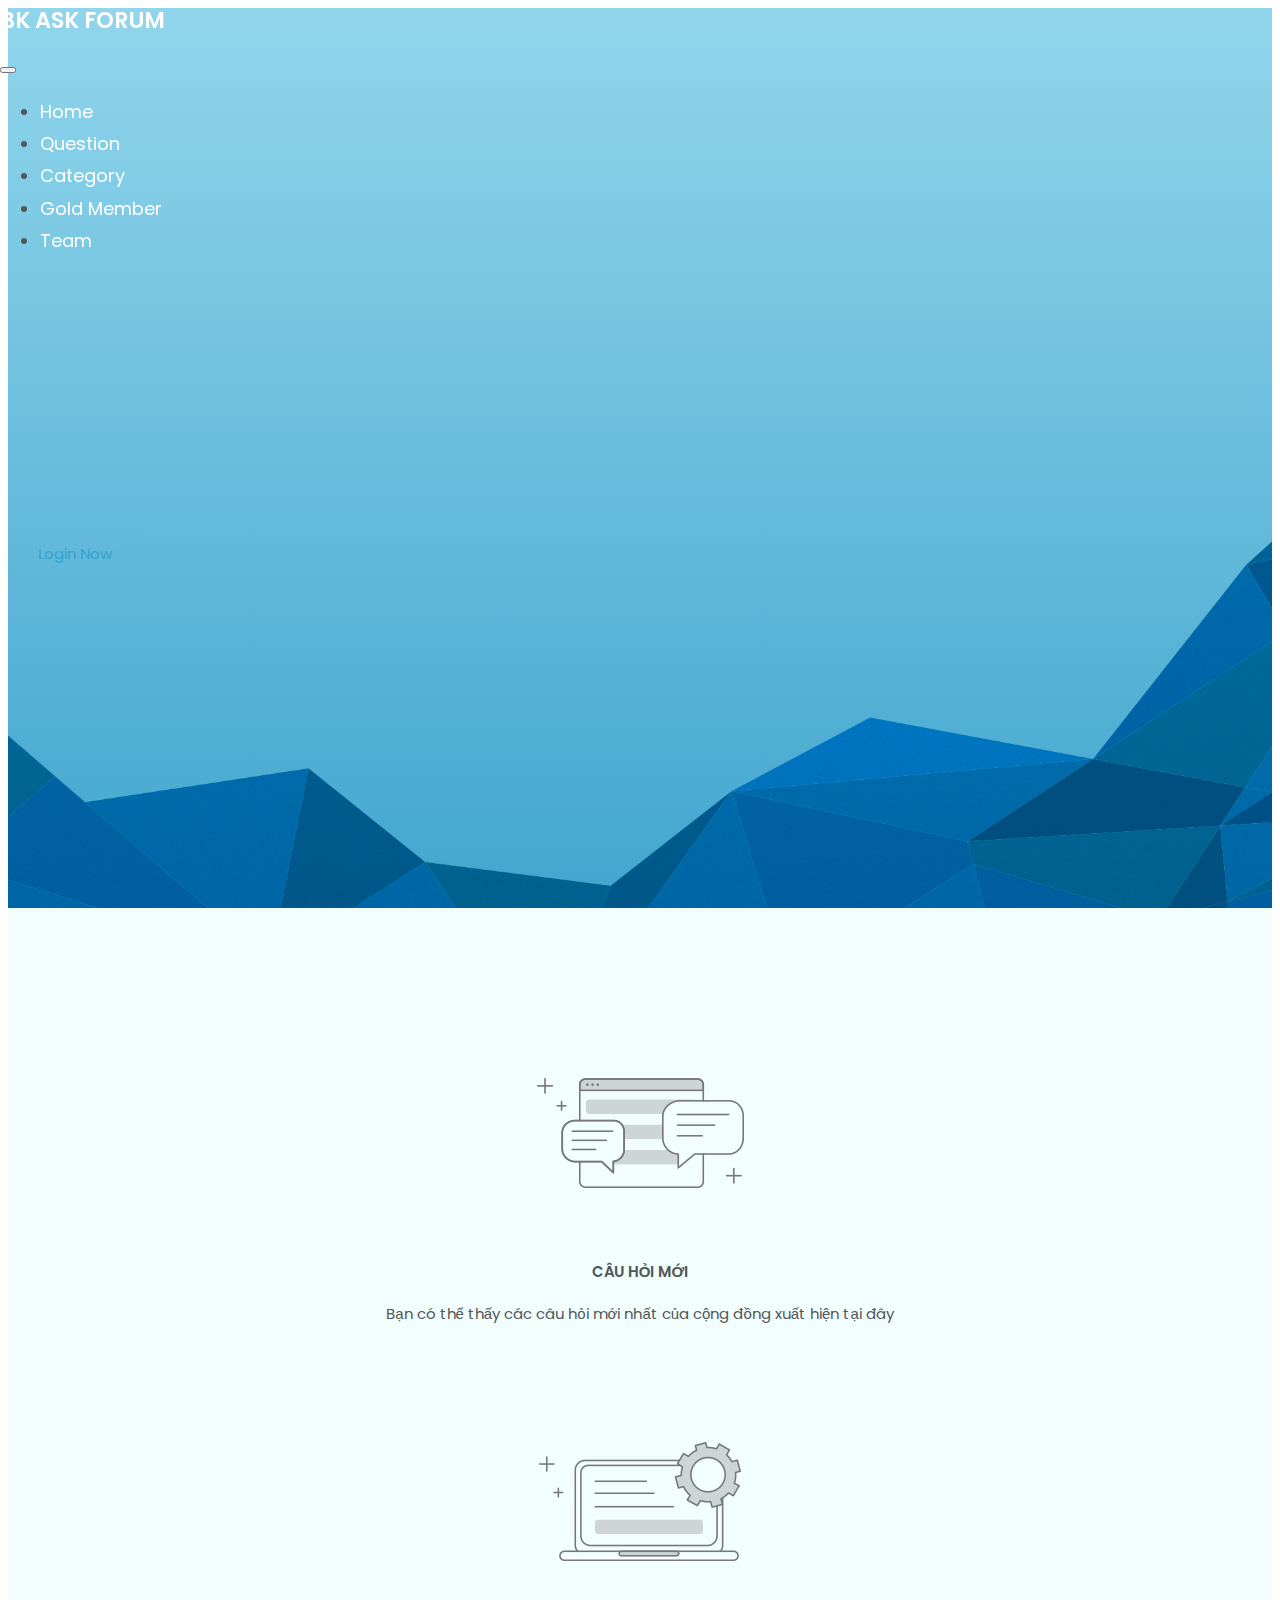
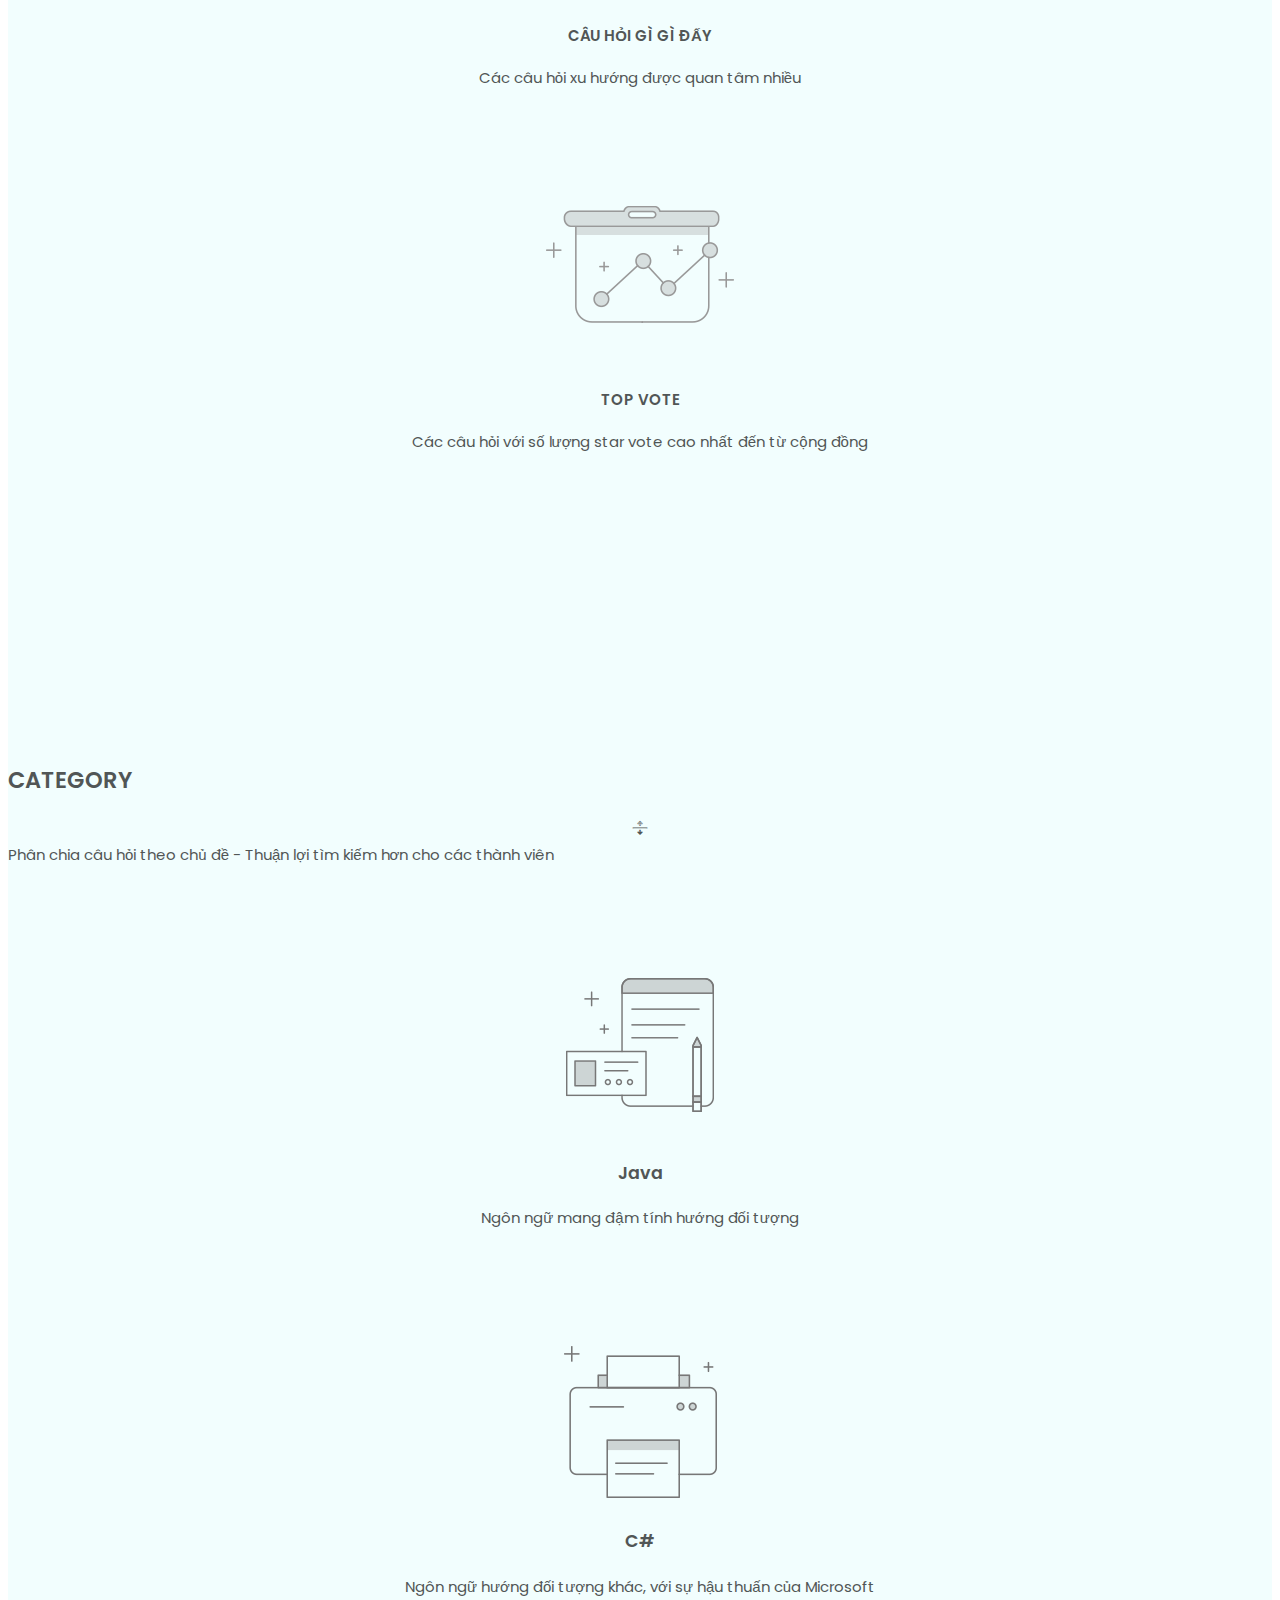
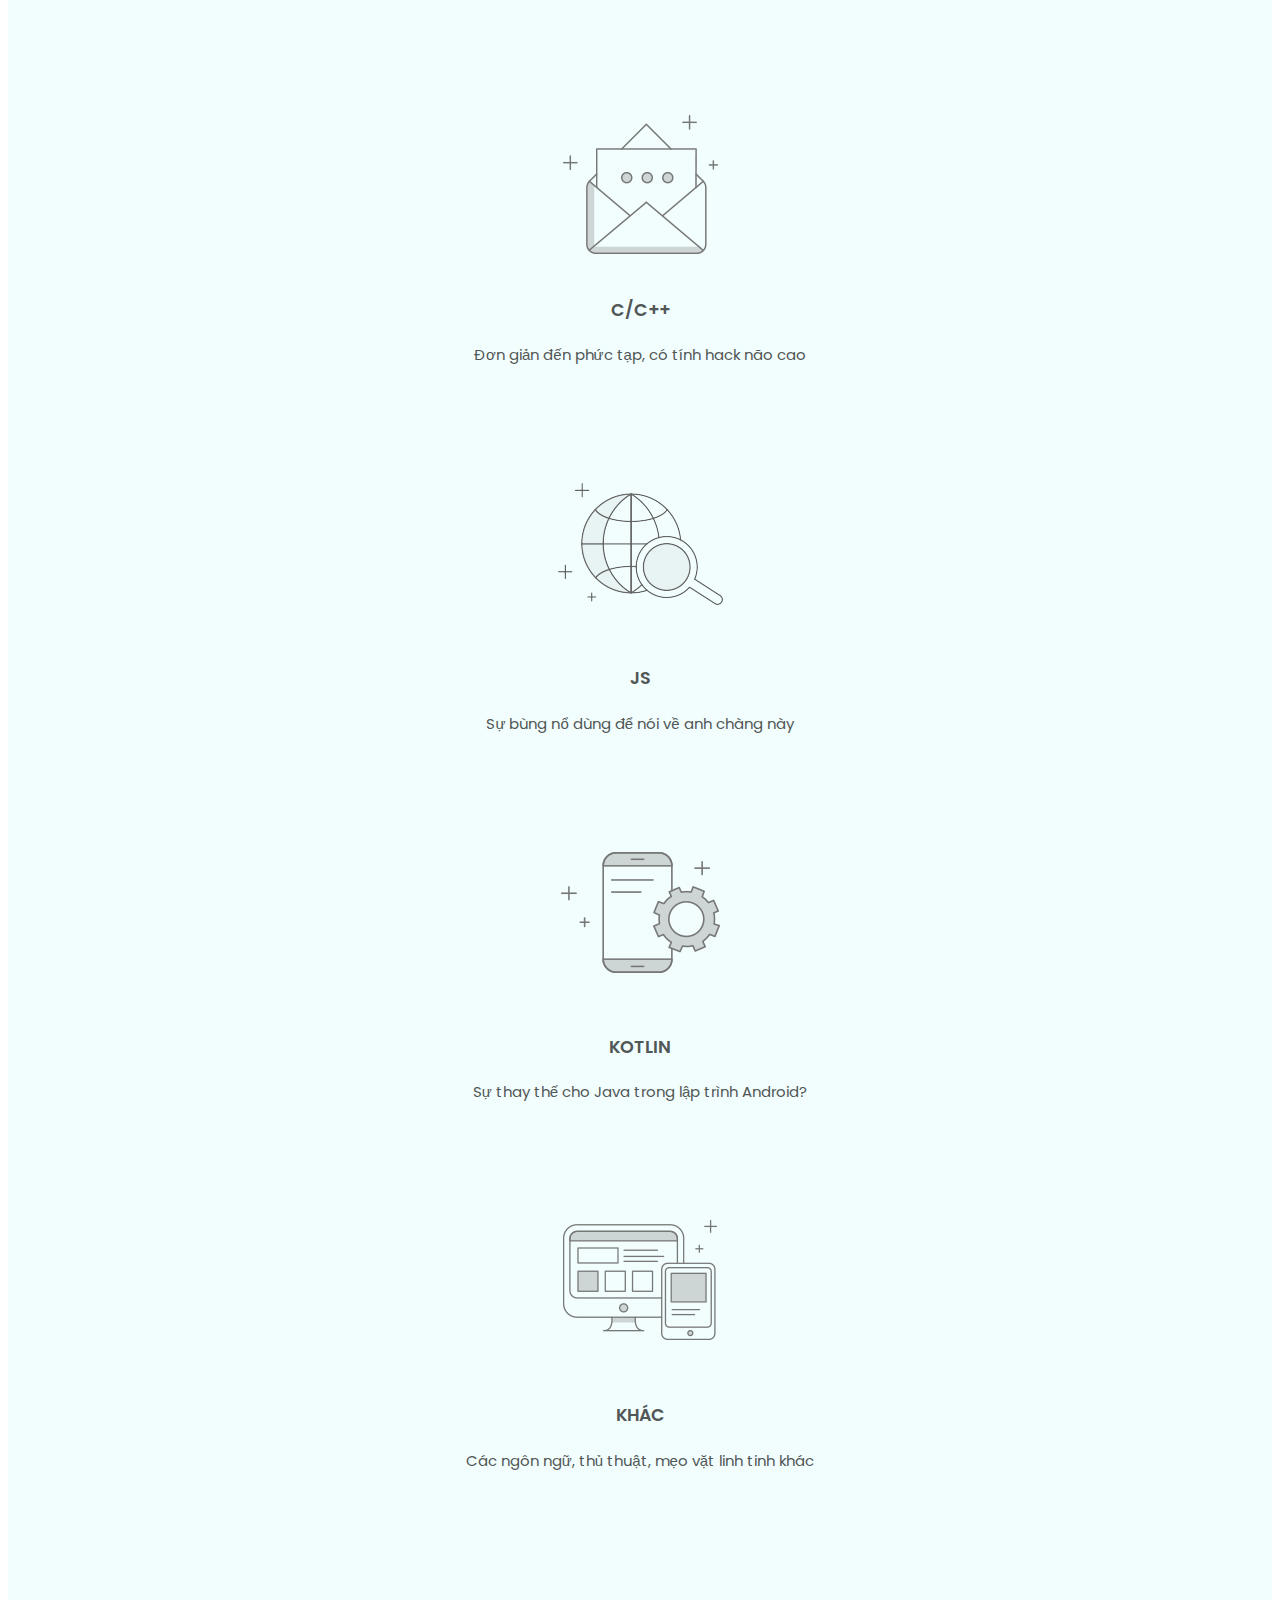
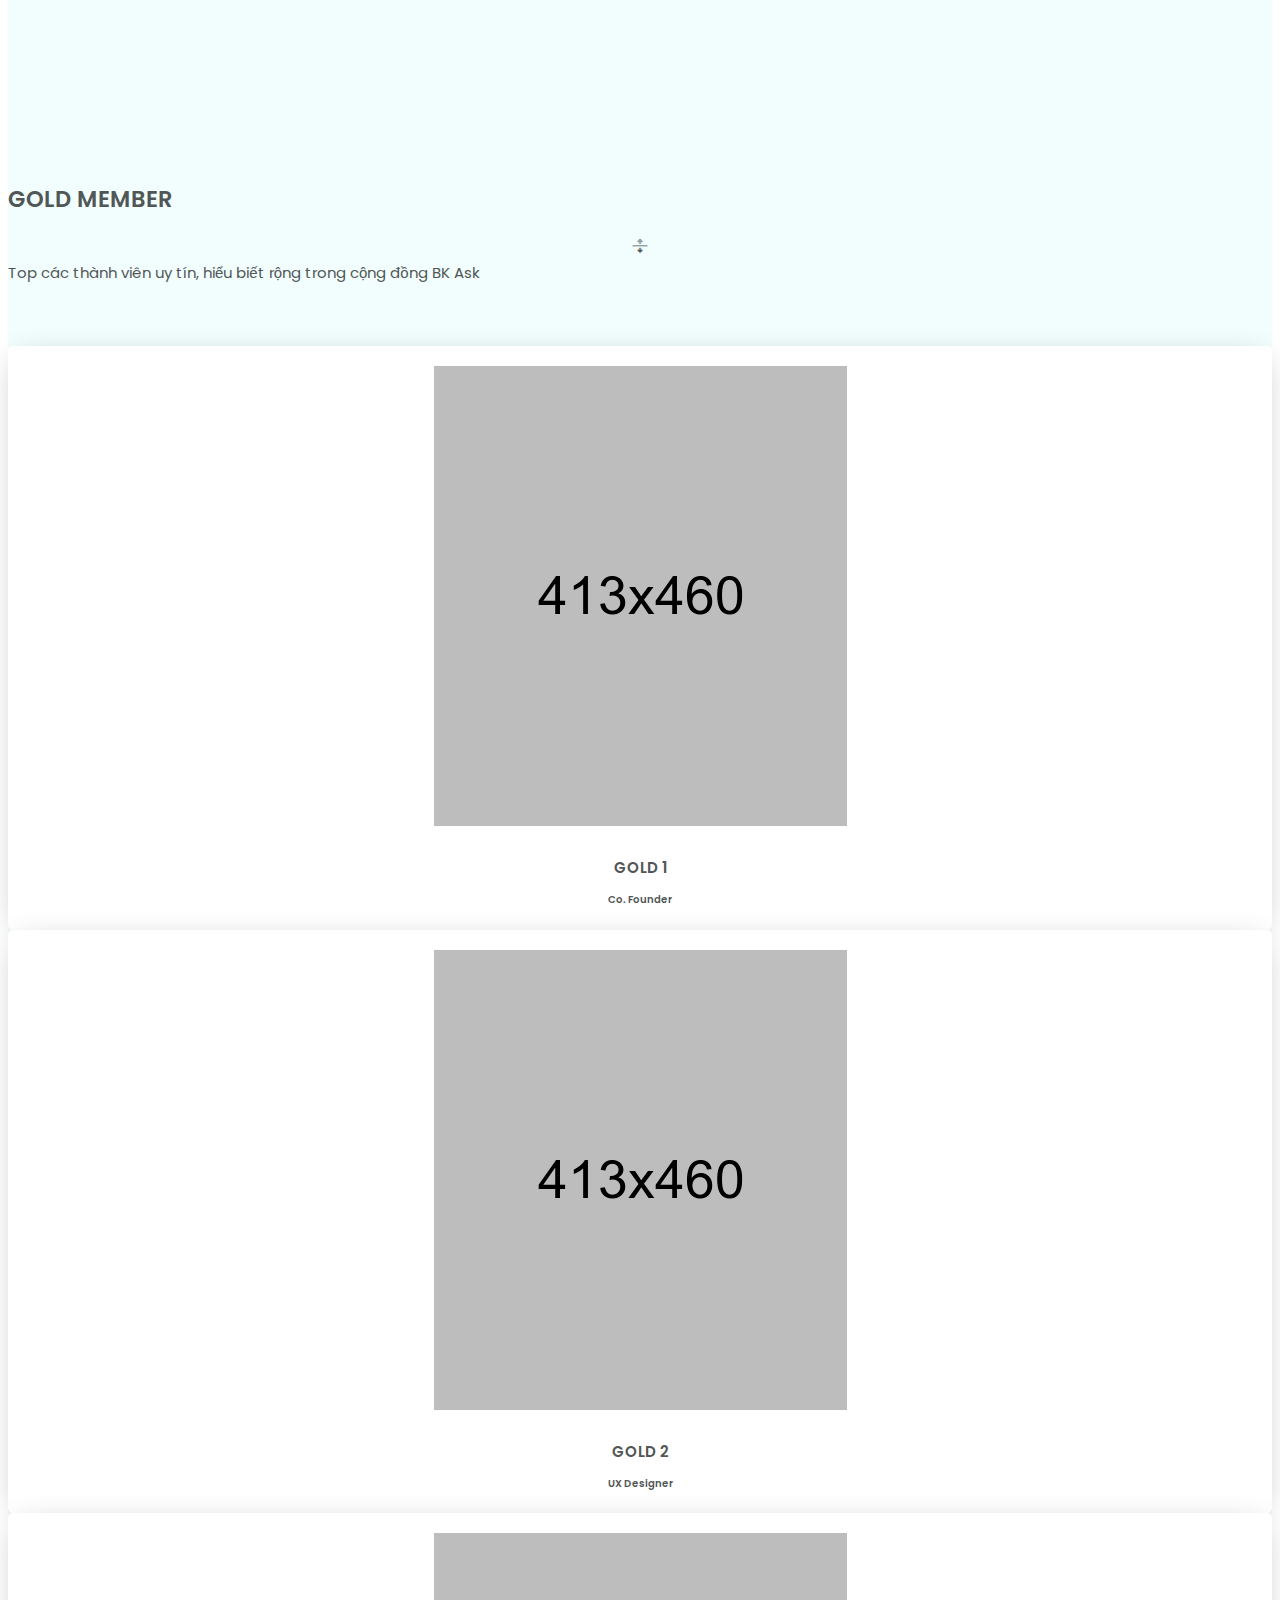
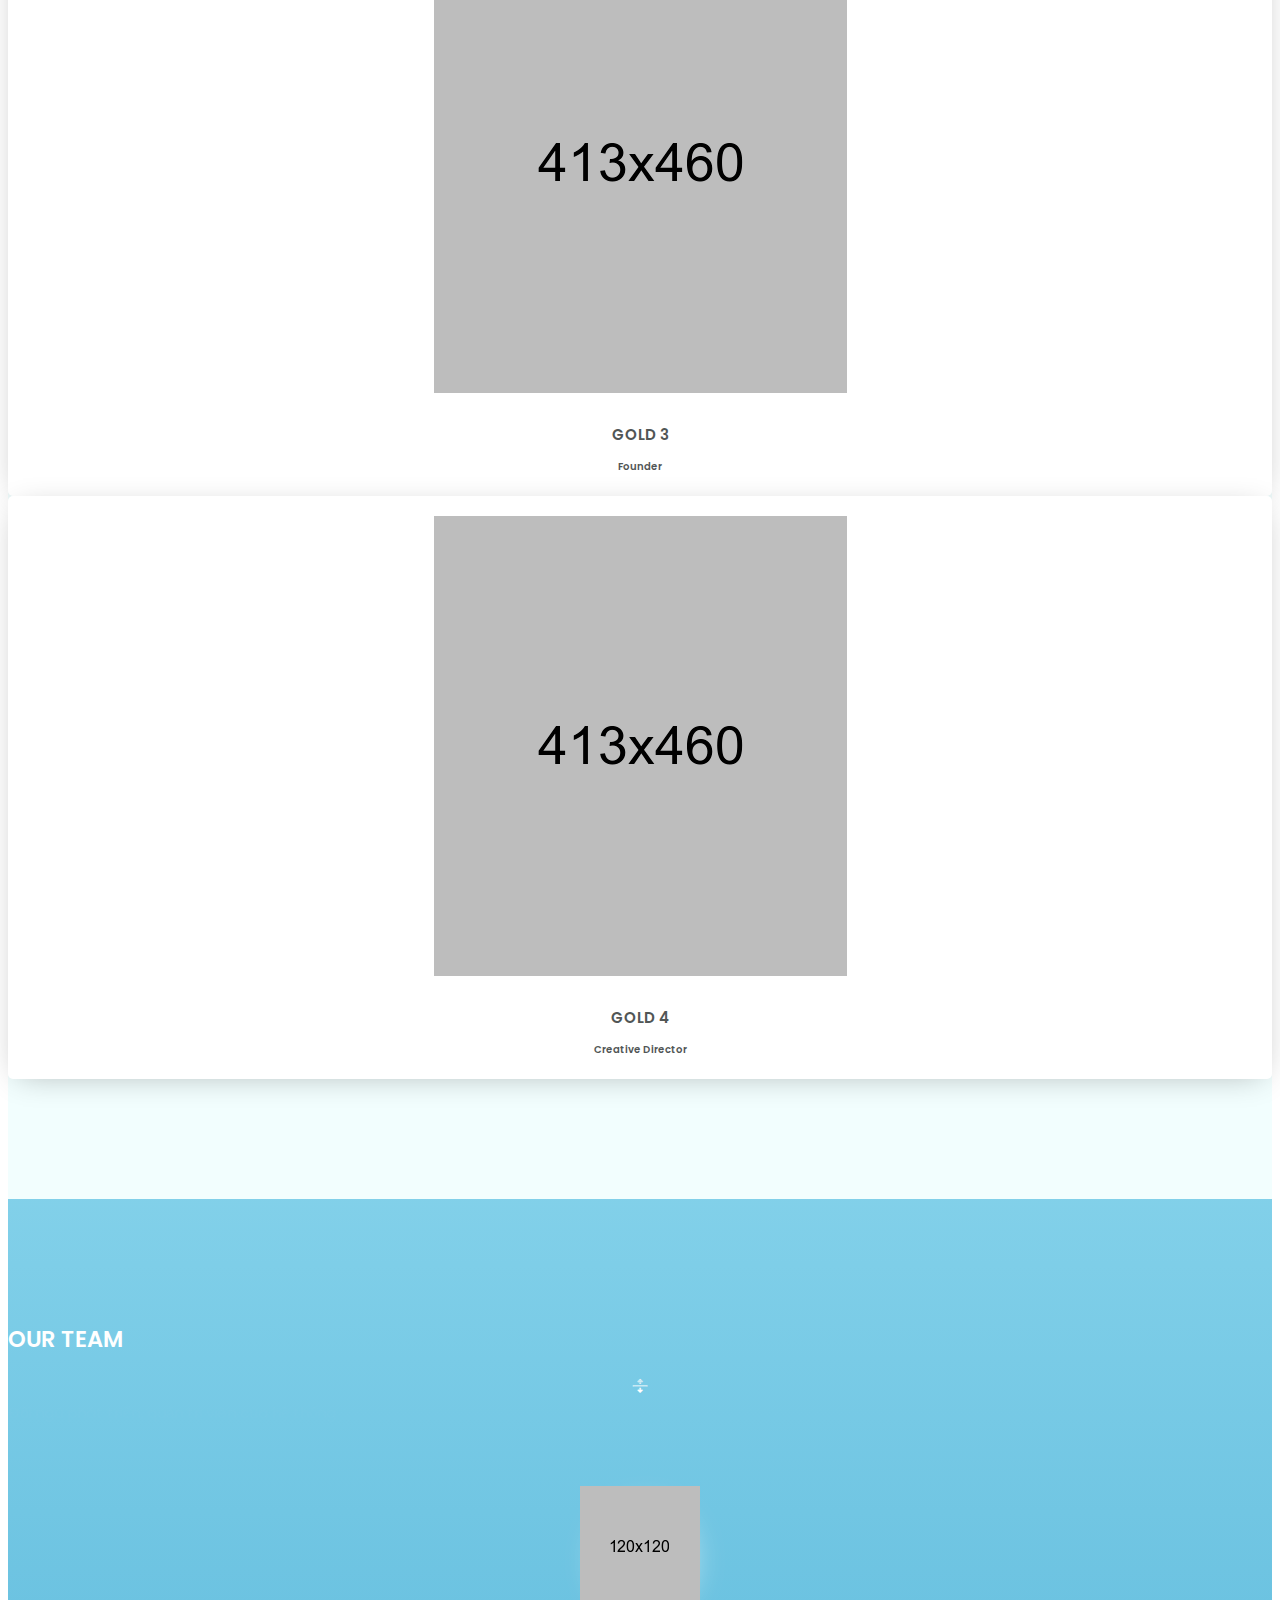
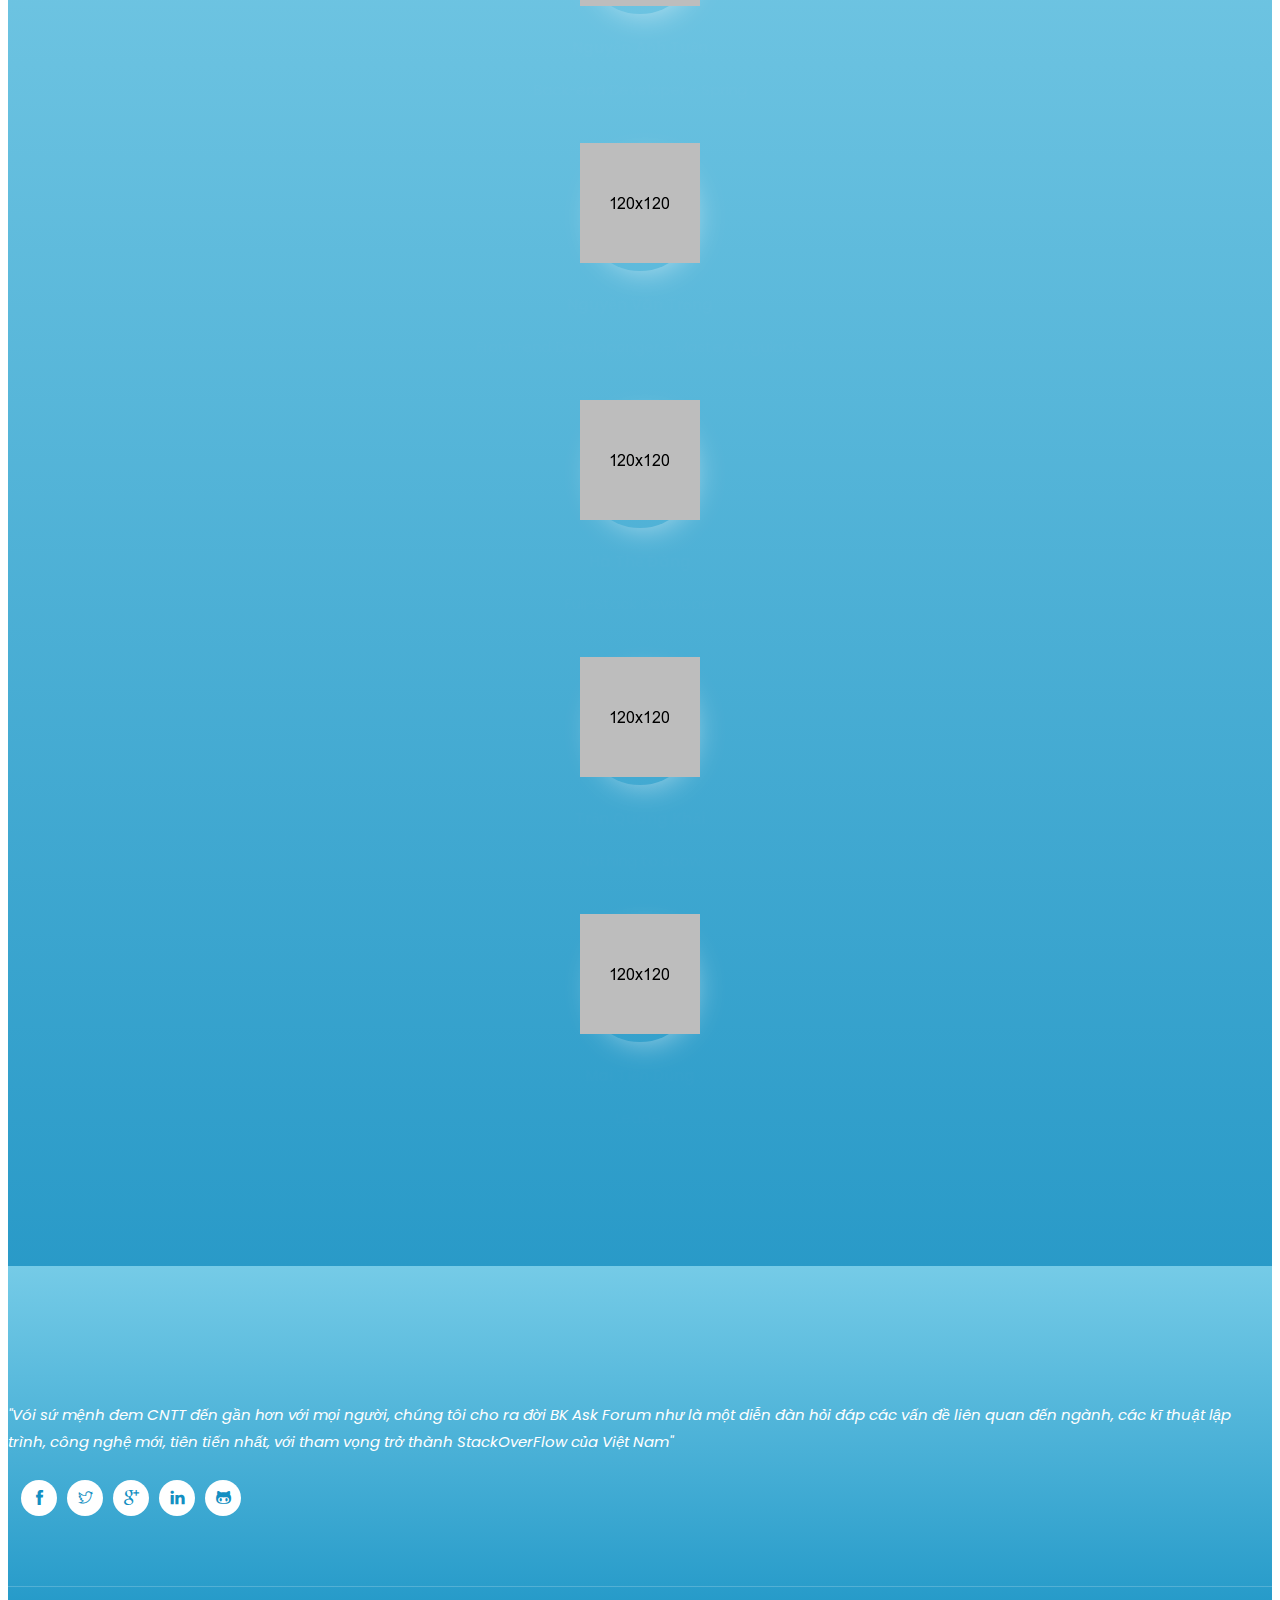
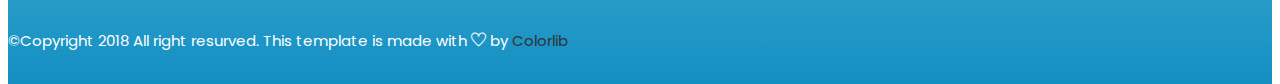
<file: home/index.html>
<!doctype html>
<html class="no-js" lang="zxx">

<head>
    <meta charset="utf-8">
    <meta http-equiv="x-ua-compatible" content="ie=edge">
    <meta name="viewport" content="width=device-width, initial-scale=1.0">
    <!-- Title -->
    <title>Home</title>
    <!-- Place favicon.ico in the root directory -->
    <link rel="apple-touch-icon" href="images/apple-touch-icon.png">
    <link rel="shortcut icon" type="image/ico" href="images/favicon.ico" />
    <!-- Plugin-CSS -->
    <link rel="stylesheet" href="https://stackpath.bootstrapcdn.com/bootstrap/4.1.0/css/bootstrap.min.css"
          integrity="sha384-9gVQ4dYFwwWSjIDZnLEWnxCjeSWFphJiwGPXr1jddIhOegiu1FwO5qRGvFXOdJZ4"
          crossorigin="anonymous">
    <link rel="stylesheet" href="css/themify-icons.css">
    <link rel="stylesheet" href="css/style.css">

</head>

<body data-spy="scroll" data-target="#primary-menu" data-offset="100">
    <!--Mainmenu-area-->
    <div class="mainmenu-area" data-spy="affix" data-offset-top="100">
        <div class="container">
            <nav class="navbar navbar-expand-md bg-dark navbar-dark fixed-top" id="primary-menu">
                <a class="navbar-brand" href="#">
                    <h2>BK ASK FORUM</h2>
                </a>
                <button class="navbar-toggler" type="button" data-toggle="collapse" data-target="#collapsibleNavbar">
                    <span class="navbar-toggler-icon"></span>
                </button>
                <div class="collapse navbar-collapse" id="collapsibleNavbar">
                    <ul class="navbar-nav ml-auto">
                        <li class="nav-item"><a class="nav-link" href="#home-page">Home</a></li>
                        <li class="nav-item"><a class="nav-link" href="#question-page">Question</a></li>
                        <li class="nav-item"><a class="nav-link" href="#category-page">Category</a></li>
                        <li class="nav-item"><a class="nav-link" href="#goldmember-page">Gold Member</a></li>
                        <li class="nav-item"><a class="nav-link" href="#team-page">Team</a></li>
                    </ul>
                </div>
            </nav>

        </div>
    </div>
    <!--Mainmenu-area/-->


    <!--Header-area-->
    <header class="header-area overlay full-height relative v-center" id="home-page">
        <div class="absolute anlge-bg"></div>
        <div class="container">
            <div class="row v-center">
                <!-- Introduction Title -->
                <div class="col-xs-12 col-md-7 header-text">
                    <h2>Welcome to BK Ask Forum</h2>
                    <p>Tham gia ngay vào hệ thống hỏi đáp lớn nhất Vịnh Bắc Bộ với hàng chục thành viên trải rộng trên tất các ngôn ngữ lập trình dù mới hay cũ, tù Pascal đến Java, C#, JS - Tất cả đều có thể được giải đáp tại BK Ask Forum </p>
                    <a href="#" class="button white">Login Now</a>
                </div>
            </div>
        </div>
    </header>
    <!--Header-area/-->


    <!--Question-area-->
    <section class="gray-bg section-padding" id="question-page">
        <div class="container">
            <div class="row">
                <div class="col-xs-12 col-sm-4">
                    <div class="box">
                        <div class="box-icon">
                            <img src="images/service-icon-1.png" alt="">
                        </div>
                        <h4>CÂU HỎI MỚI</h4>
                        <p>Bạn có thể thấy các câu hỏi mới nhất của cộng đồng xuất hiện tại đây</p>
                    </div>
                </div>
                <div class="col-xs-12 col-sm-4">
                    <div class="box">
                        <div class="box-icon">
                            <img src="images/service-icon-2.png" alt="">
                        </div>
                        <h4>CÂU HỎI GÌ GÌ ĐẤY</h4>
                        <p>Các câu hỏi xu hướng được quan tâm nhiều</p>
                    </div>
                </div>
                <div class="col-xs-12 col-sm-4">
                    <div class="box">
                        <div class="box-icon">
                            <img src="images/service-icon-3.png" alt="">
                        </div>
                        <h4>TOP VOTE</h4>
                        <p>Các câu hỏi với số lượng star vote cao nhất đến từ cộng đồng</p>
                    </div>
                </div>
            </div>
        </div>
    </section>
    <!--Question-area/-->


    <section class="gray-bg section-padding" id="category-page">
        <div class="container">
            <div class="row">
                <div class="col-xs-12 col-sm-6 col-sm-offset-3 text-center">
                    <div class="page-title">
                        <h2>CATEGORY</h2>
                        <p>Phân chia câu hỏi theo chủ đề - Thuận lợi tìm kiếm hơn cho các thành viên</p>
                    </div>
                </div>
            </div>
            <div class="row">
                <div class="col-xs-12 col-sm-6 col-md-4">
                    <div class="box">
                        <div class="box-icon">
                            <img src="images/portfolio-icon-1.png" alt="">
                        </div>
                        <h3>Java</h3>
                        <p>Ngôn ngữ mang đậm tính hướng đối tượng</p>
                    </div>
                </div>
                <div class="col-xs-12 col-sm-6 col-md-4">
                    <div class="box">
                        <div class="box-icon">
                            <img src="images/portfolio-icon-2.png" alt="">
                        </div>
                        <h3>C#</h3>
                        <p>Ngôn ngữ hướng đối tượng khác, với sự hậu thuấn của Microsoft</p>
                    </div>
                </div>
                <div class="col-xs-12 col-sm-6 col-md-4">
                    <div class="box">
                        <div class="box-icon">
                            <img src="images/portfolio-icon-3.png" alt="">
                        </div>
                        <h3>C/C++</h3>
                        <p>Đơn giản đến phức tạp, có tính hack não cao</p>
                    </div>
                </div>
                <div class="col-xs-12 col-sm-6 col-md-4">
                    <div class="box">
                        <div class="box-icon">
                            <img src="images/portfolio-icon-4.png" alt="">
                        </div>
                        <h3>JS</h3>
                        <p>Sự bùng nổ dùng để nói về anh chàng này</p>
                    </div>
                </div>
                <div class="col-xs-12 col-sm-6 col-md-4">
                    <div class="box">
                        <div class="box-icon">
                            <img src="images/portfolio-icon-5.png" alt="">
                        </div>
                        <h3>KOTLIN</h3>
                        <p>Sự thay thế cho Java trong lập trình Android?</p>
                    </div>
                </div>
                <div class="col-xs-12 col-sm-6 col-md-4">
                    <div class="box">
                        <div class="box-icon">
                            <img src="images/portfolio-icon-6.png" alt="">
                        </div>
                        <h3>KHÁC</h3>
                        <p>Các ngôn ngữ, thủ thuật, mẹo vặt linh tinh khác</p>
                    </div>
                </div>
            </div>
        </div>
    </section>


    <section class="section-padding gray-bg" id="goldmember-page">
        <div class="container">
            <div class="row">
                <div class="col-xs-12 col-sm-6 col-sm-offset-3 text-center">
                    <div class="page-title">
                        <h2>GOLD MEMBER</h2>
                        <p>Top các thành viên uy tín, hiểu biết rộng trong cộng đồng BK Ask</p>
                    </div>
                </div>
            </div>
            <div class="row">
                <div class="col-xs-12 col-sm-6 col-md-3">
                    <div class="gold-member">
                        <div class="member-photo">
                            <img src="images/team-section-1.png" alt="">
                        </div>
                        <h4>GOLD 1</h4>
                        <h6>Co. Founder</h6>
                    </div>
                </div>
                <div class="col-xs-12 col-sm-6 col-md-3">
                    <div class="gold-member">
                        <div class="member-photo">
                            <img src="images/team-section-2.png" alt="">
                        </div>
                        <h4>GOLD 2</h4>
                        <h6>UX Designer</h6>
                    </div>
                </div>
                <div class="col-xs-12 col-sm-6 col-md-3">
                    <div class="gold-member">
                        <div class="member-photo">
                            <img src="images/team-section-3.png" alt="">
                        </div>
                        <h4>GOLD 3</h4>
                        <h6>Founder</h6>
                    </div>
                </div>
                <div class="col-xs-12 col-sm-6 col-md-3">
                    <div class="gold-member">
                        <div class="member-photo">
                            <img src="images/team-section-4.png" alt="">
                        </div>
                        <h4>GOLD 4</h4>
                        <h6>Creative Director</h6>
                    </div>
                </div>
            </div>
        </div>
    </section>


    <section class="team-area section-padding gray-bg overlay" id="team-page">
        <div class="container">
            <div class="row">
                <div class="col-xs-12 col-sm-6 col-sm-offset-3 text-center">
                    <div class="page-title">
                        <h2>OUR TEAM</h2>
                        <p>Đội ngũ phát triển, quản trị viên của hệ thống</p>
                    </div>
                </div>
            </div>
            <div class="row">
                <div class="col-xs-12 col-sm-6 col-md-3">
                    <div class="team">
                        <div class="team-photo">
                            <img src="images/avatar-small-1.png" alt="">
                        </div>
                        <h4>Nguyễn Anh Tuấn</h4>
                        <p>Back-end Developer - Spring</p>
                    </div>
                </div>
                <div class="col-xs-12 col-sm-6 col-md-3">
                    <div class="team">
                        <div class="team-photo">
                            <img src="images/avatar-small-1.png" alt="">
                        </div>
                        <h4>Nguyễn Văn Trọng</h4>
                        <p>Front-end Developọnger - Master AngularJS</p>
                    </div>
                </div>
                <div class="col-xs-12 col-sm-6 col-md-3">
                    <div class="team">
                        <div class="team-photo">
                            <img src="images/avatar-small-1.png" alt="">
                        </div>
                        <h4>Hà Thế Đăng</h4>
                        <p>Full-Stack Developer</p>
                    </div>
                </div>
                <div class="col-xs-12 col-sm-6 col-md-3">
                    <div class="team">
                        <div class="team-photo">
                            <img src="images/avatar-small-1.png" alt="">
                        </div>
                        <h4>Trần Quang Khải</h4>
                        <p>Nothing to show</p>
                    </div>
                </div>
            </div>
            <div class="row">
                <div class="col-xs-12 col-sm-12 col-md-12">
                    <div class="team">
                        <div class="team-photo">
                            <img src="images/avatar-small-1.png" alt="">
                        </div>
                        <h4>Mai Tiến Dũng</h4>
                        <p>Leader</p>
                    </div>
                </div>
            </div>
        </div>
    </section>


    <footer class="footer-area relative sky-bg" id="contact-page">
        <div class="footer-middle">
            <div class="container">
                <div class="row">
                    <div class="col-xs-12 col-sm-6">
                        <p style="font-style: italic">"Vói sứ mệnh đem CNTT đến gần hơn với mọi người, chúng tôi cho ra đời BK Ask Forum như là một diễn đàn hỏi
                            đáp các vấn đề liên quan đến ngành, các kĩ thuật lập trình, công nghệ mới, tiên tiến nhất, với tham vọng
                            trở thành StackOverFlow của Việt Nam"</p>
                    </div>

                    <div class="col-xs-12 col-sm-6 ">
                        <ul class="social-menu text-right x-left">
                            <li><a href="#"><i class="ti-facebook"></i></a></li>
                            <li><a href="#"><i class="ti-twitter"></i></a></li>
                            <li><a href="#"><i class="ti-google"></i></a></li>
                            <li><a href="#"><i class="ti-linkedin"></i></a></li>
                            <li><a href="#"><i class="ti-github"></i></a></li>
                        </ul>
                    </div>

                </div>
            </div>
        </div>
        <div class="footer-bottom">
            <div class="container">
                <div class="row">
                    <div class="col-xs-12 text-center">
                        <p>&copy;Copyright 2018 All right resurved.  This template is made with <i class="ti-heart" aria-hidden="true"></i> by <a href="https://colorlib.com">Colorlib</a></p>
                    </div>
                </div>
            </div>
        </div>
    </footer>


    <script src="https://code.jquery.com/jquery-3.3.1.slim.min.js"
            integrity="sha384-q8i/X+965DzO0rT7abK41JStQIAqVgRVzpbzo5smXKp4YfRvH+8abtTE1Pi6jizo"
            crossorigin="anonymous"></script>
    <script src="https://cdnjs.cloudflare.com/ajax/libs/popper.js/1.14.0/umd/popper.min.js"
            integrity="sha384-cs/chFZiN24E4KMATLdqdvsezGxaGsi4hLGOzlXwp5UZB1LY//20VyM2taTB4QvJ"
            crossorigin="anonymous"></script>
    <script src="https://stackpath.bootstrapcdn.com/bootstrap/4.1.0/js/bootstrap.min.js"
            integrity="sha384-uefMccjFJAIv6A+rW+L4AHf99KvxDjWSu1z9VI8SKNVmz4sk7buKt/6v9KI65qnm"
            crossorigin="anonymous"></script>

</body>

</html>
</file>
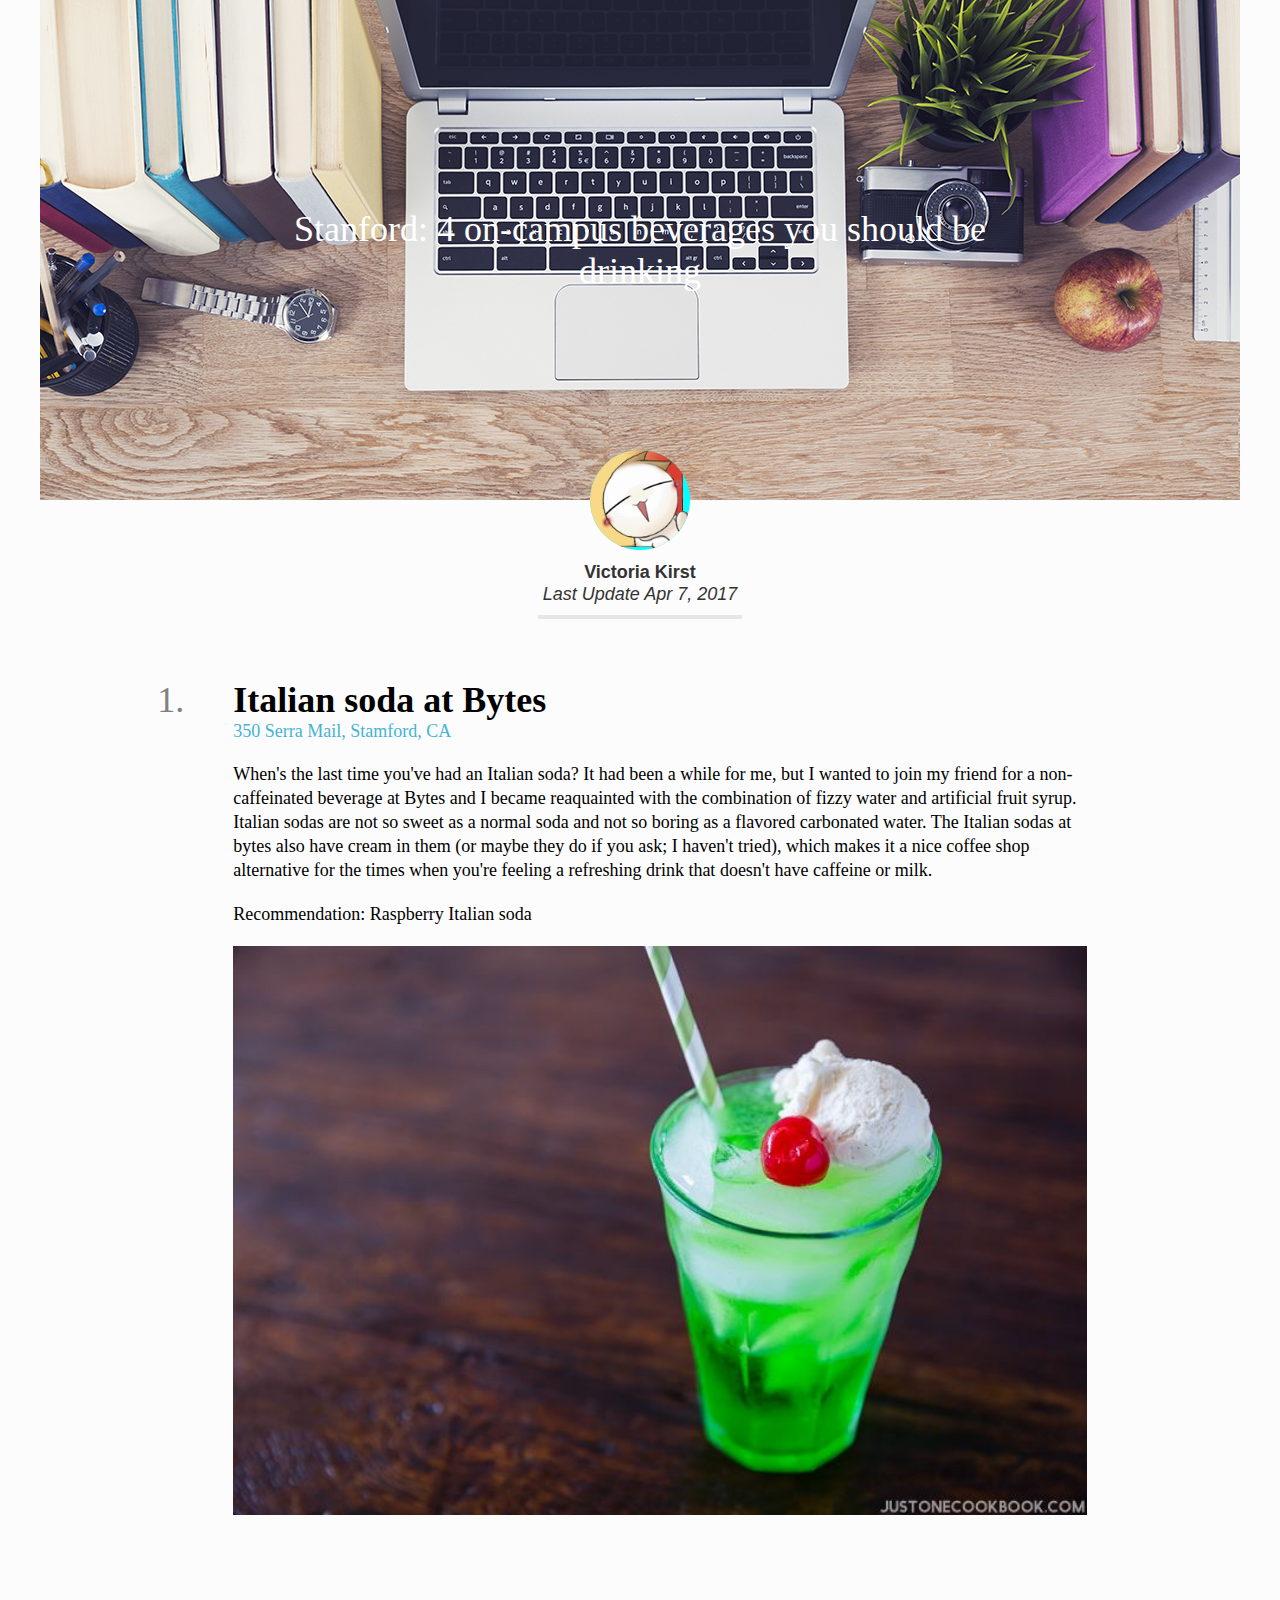
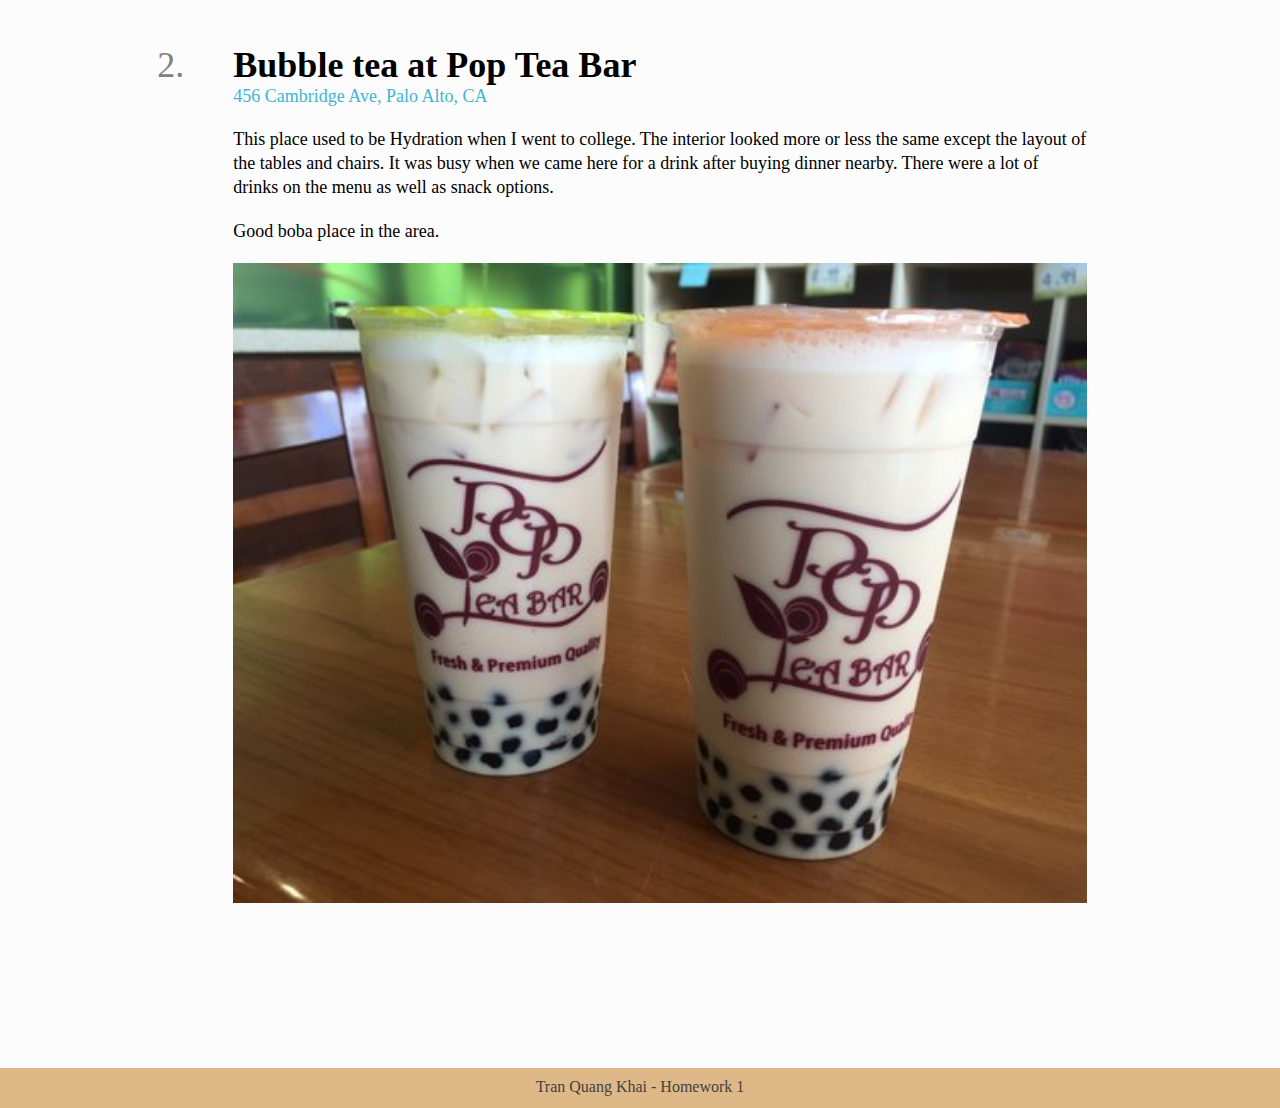
<file: week1/index.html>
<!DOCTYPE html>
<html lang="en">
<head>
    <meta charset="UTF-8">
    <title>Homework1 - Tran Quang Khai </title>
    <link type="text/css" rel="stylesheet" href="css/main.css">
</head>
<body>
    <!-- HEADER -->
    <div class="header">
        <p id="title">Stanford: 4 on-campus beverages you should be drinking</p>
        <img id="avatar" src="images/avatar.png" alt="Avatar">
    </div>

    <!-- CONTENT -->
    <div class="content">
        <div class="personal-information">
            <!--<p id="update-time">-->
            <p id="author">Victoria Kirst</p>
            <p id="time-update">Last Update Apr 7, 2017</p>
            <hr>
        </div>

        <!-- Post here -->
        <div class="post">
            <ol>
                <!-- 1. Italian soda at Bytes -->
                <li class="post-content"><p class="post-title">Italian soda at Bytes</p></li>
                <div class="post-content post-link"><a href="#">350 Serra Mail, Stamford, CA</a></div>
                <p class="post-content post-text">
                    When's the last time you've had an Italian soda?
                    It had been a while for me,
                    but I wanted to join my friend for a non-caffeinated beverage at Bytes and
                    I became reaquainted with the combination of fizzy water and artificial fruit syrup.
                    Italian sodas are not so sweet as a normal soda and not so boring as a flavored
                    carbonated water.
                    The Italian sodas at bytes also have cream in them (or maybe they do if you ask;
                    I haven't tried), which makes it a nice coffee shop alternative for the times
                    when you're feeling a refreshing drink that doesn't have caffeine or milk.
                </p>
                <p class="post-content post-text">
                    Recommendation: Raspberry Italian soda
                </p>
                <div class="post-content"><img class="post-image" src="images/italian-soda.jpg"></div>

                <!-- 2. Bubble tea at Pop Tea Bar -->
                <li class="post-content"><p class="post-title">Bubble tea at Pop Tea Bar</p></li>
                <div class="post-content post-link"><a href="#">456 Cambridge Ave, Palo Alto, CA</a></div>
                <p class="post-content post-text">
                    This place used to be Hydration when I went to college.
                    The interior looked more or less the same except the layout of the tables
                    and chairs.
                    It was busy when we came here for a drink after buying dinner nearby.
                    There were a lot of drinks on the menu as well as snack options.
                </p>
                <p class="post-content post-text">
                    Good boba place in the area.
                </p>
                <div class="post-content"><img class="post-image" src="images/bubble-tea.jpg"></div>

            </ol>

        </div>

    </div>

    <!-- FOOTER -->
    <div class="footer">
        <div id="footer-text">Tran Quang Khai - Homework 1</div>
    </div>
</body>
</html>
</file>
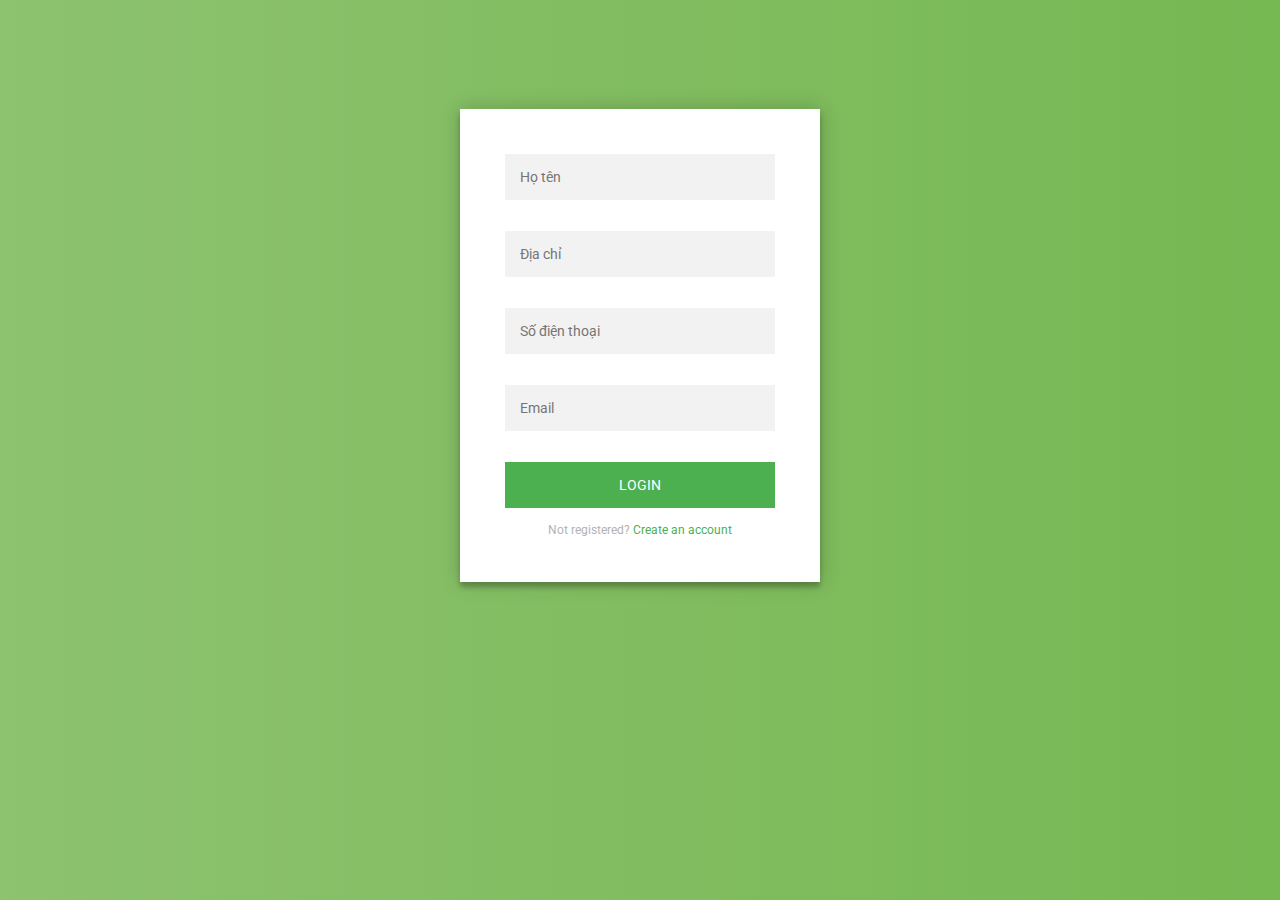
<file: week2/index.html>
<!DOCTYPE html>
<html lang="en">
<head>
    <meta charset="UTF-8">
    <title>Validate Login - KhaiTQ</title>
    <link href="css/main.css" rel="stylesheet" type="text/css">
    <script type="text/javascript" src="https://code.jquery.com/jquery-3.3.1.min.js" defer></script>

    <script type="text/javascript" src="js/validate.js" defer></script>
</head>
<body>

    <div class="login-page">
        <div class="form">
            <!-- Login Form -->
            <form class="login-form" method="get" action="#">
                <input type="text" placeholder="Họ tên" id="name-text"/>
                <p class="error-message" id="error-name"></p>
                <input type="text" placeholder="Địa chỉ" id="address-text"/>
                <p class="error-message" id="error-address"></p>
                <input type="text" placeholder="Số điện thoại" id="phone-text"/>
                <p class="error-message" id="error-phone"></p>
                <input type="text" placeholder="Email" id="email-text"/>
                <p class="error-message" id="error-email"></p>
                <button id="btn-submit" onclick="return mainValidate();">login</button>
                <p class="message">Not registered? <a href="#">Create an account</a></p>
            </form>

        </div>
    </div>



</body>
</html>
</file>
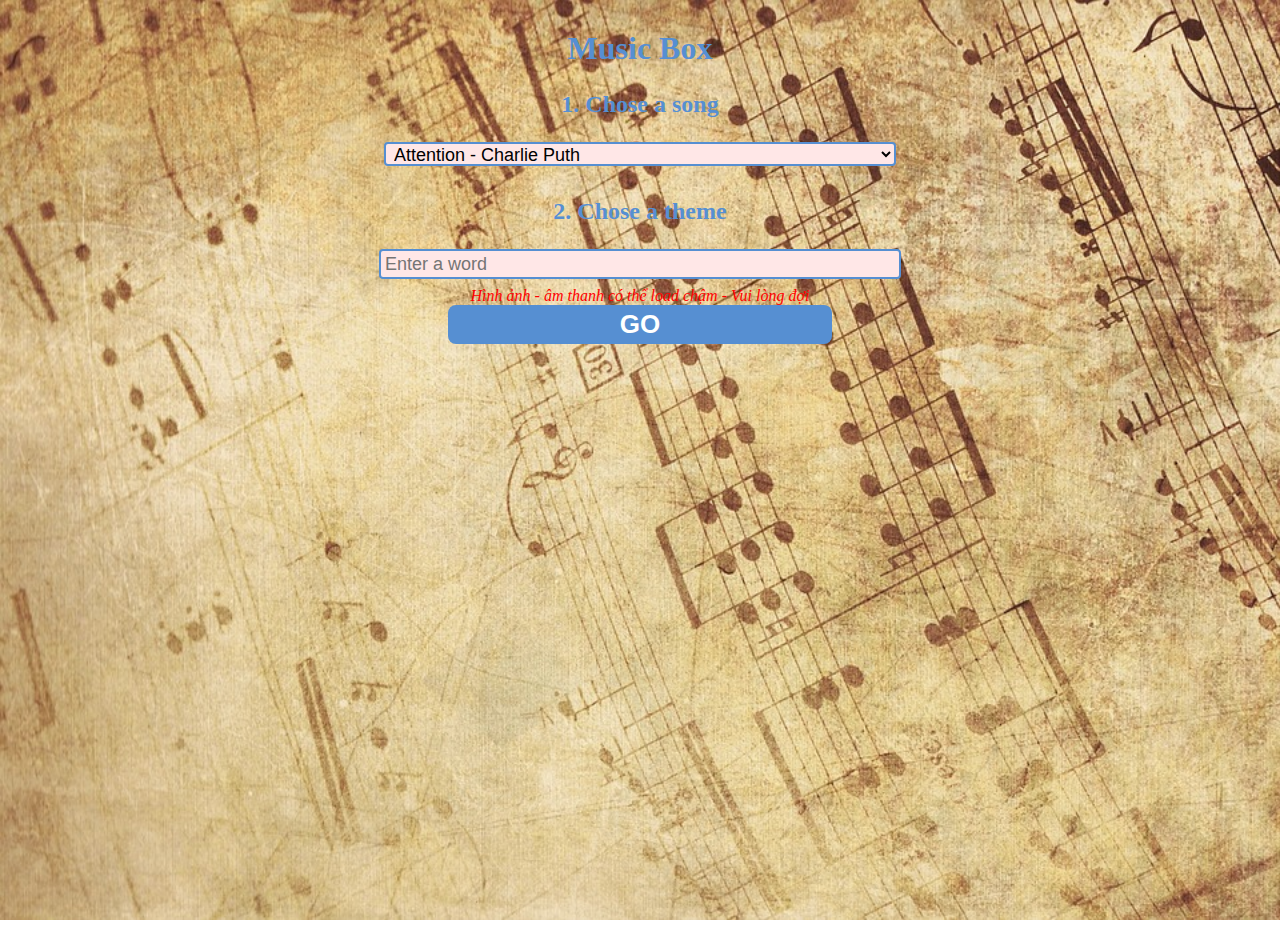
<file: week3/index.html>
<!DOCTYPE html>
<html lang="en">
<head>
    <meta charset="UTF-8">
    <title>Title</title>
    <link type="text/css" rel="stylesheet" href="css/style.css">
</head>
<body>
<!--<div class="container">-->
    <div id="home-area">
        <h1>Music Box</h1>
        <p>1. Chose a song</p>
        <select id="select-music">

        </select>

        <p>2. Chose a theme</p>
        <input type="text" placeholder="Enter a word" id="tag-text">


        <br>
        <i style="color: red">Hình ảnh - âm thanh có thể load chậm - Vui lòng đợi</i>
        <br>
        <button id="btnGo">GO</button>

    </div>


    <div id="play-area">
        <div><img id="imgGIF" alt="This is gif - Request error"></div> <br>
        <button id="btnBack">BACK</button>
    </div>
<!--</div>-->
    <script src="javascript/musicbox.js"></script>
</body>
</html>
</file>
<file: home/css/themify-icons.css>
@font-face {
	font-family: 'themify';
	src:url('../fonts/themify.eot?-fvbane');
	src:url('../fonts/themify.eot?#iefix-fvbane') format('embedded-opentype'),
		url('../fonts/themify.woff?-fvbane') format('woff'),
		url('../fonts/themify.ttf?-fvbane') format('truetype'),
		url('../fonts/themify.svg?-fvbane#themify') format('svg');
	font-weight: normal;
	font-style: normal;
}

[class^="ti-"], [class*=" ti-"] {
	font-family: 'themify';
	speak: none;
	font-style: normal;
	font-weight: normal;
	font-variant: normal;
	text-transform: none;
	line-height: 1;

	/* Better Font Rendering =========== */
	-webkit-font-smoothing: antialiased;
	-moz-osx-font-smoothing: grayscale;
}

.ti-wand:before {
	content: "\e600";
}
.ti-volume:before {
	content: "\e601";
}
.ti-user:before {
	content: "\e602";
}
.ti-unlock:before {
	content: "\e603";
}
.ti-unlink:before {
	content: "\e604";
}
.ti-trash:before {
	content: "\e605";
}
.ti-thought:before {
	content: "\e606";
}
.ti-target:before {
	content: "\e607";
}
.ti-tag:before {
	content: "\e608";
}
.ti-tablet:before {
	content: "\e609";
}
.ti-star:before {
	content: "\e60a";
}
.ti-spray:before {
	content: "\e60b";
}
.ti-signal:before {
	content: "\e60c";
}
.ti-shopping-cart:before {
	content: "\e60d";
}
.ti-shopping-cart-full:before {
	content: "\e60e";
}
.ti-settings:before {
	content: "\e60f";
}
.ti-search:before {
	content: "\e610";
}
.ti-zoom-in:before {
	content: "\e611";
}
.ti-zoom-out:before {
	content: "\e612";
}
.ti-cut:before {
	content: "\e613";
}
.ti-ruler:before {
	content: "\e614";
}
.ti-ruler-pencil:before {
	content: "\e615";
}
.ti-ruler-alt:before {
	content: "\e616";
}
.ti-bookmark:before {
	content: "\e617";
}
.ti-bookmark-alt:before {
	content: "\e618";
}
.ti-reload:before {
	content: "\e619";
}
.ti-plus:before {
	content: "\e61a";
}
.ti-pin:before {
	content: "\e61b";
}
.ti-pencil:before {
	content: "\e61c";
}
.ti-pencil-alt:before {
	content: "\e61d";
}
.ti-paint-roller:before {
	content: "\e61e";
}
.ti-paint-bucket:before {
	content: "\e61f";
}
.ti-na:before {
	content: "\e620";
}
.ti-mobile:before {
	content: "\e621";
}
.ti-minus:before {
	content: "\e622";
}
.ti-medall:before {
	content: "\e623";
}
.ti-medall-alt:before {
	content: "\e624";
}
.ti-marker:before {
	content: "\e625";
}
.ti-marker-alt:before {
	content: "\e626";
}
.ti-arrow-up:before {
	content: "\e627";
}
.ti-arrow-right:before {
	content: "\e628";
}
.ti-arrow-left:before {
	content: "\e629";
}
.ti-arrow-down:before {
	content: "\e62a";
}
.ti-lock:before {
	content: "\e62b";
}
.ti-location-arrow:before {
	content: "\e62c";
}
.ti-link:before {
	content: "\e62d";
}
.ti-layout:before {
	content: "\e62e";
}
.ti-layers:before {
	content: "\e62f";
}
.ti-layers-alt:before {
	content: "\e630";
}
.ti-key:before {
	content: "\e631";
}
.ti-import:before {
	content: "\e632";
}
.ti-image:before {
	content: "\e633";
}
.ti-heart:before {
	content: "\e634";
}
.ti-heart-broken:before {
	content: "\e635";
}
.ti-hand-stop:before {
	content: "\e636";
}
.ti-hand-open:before {
	content: "\e637";
}
.ti-hand-drag:before {
	content: "\e638";
}
.ti-folder:before {
	content: "\e639";
}
.ti-flag:before {
	content: "\e63a";
}
.ti-flag-alt:before {
	content: "\e63b";
}
.ti-flag-alt-2:before {
	content: "\e63c";
}
.ti-eye:before {
	content: "\e63d";
}
.ti-export:before {
	content: "\e63e";
}
.ti-exchange-vertical:before {
	content: "\e63f";
}
.ti-desktop:before {
	content: "\e640";
}
.ti-cup:before {
	content: "\e641";
}
.ti-crown:before {
	content: "\e642";
}
.ti-comments:before {
	content: "\e643";
}
.ti-comment:before {
	content: "\e644";
}
.ti-comment-alt:before {
	content: "\e645";
}
.ti-close:before {
	content: "\e646";
}
.ti-clip:before {
	content: "\e647";
}
.ti-angle-up:before {
	content: "\e648";
}
.ti-angle-right:before {
	content: "\e649";
}
.ti-angle-left:before {
	content: "\e64a";
}
.ti-angle-down:before {
	content: "\e64b";
}
.ti-check:before {
	content: "\e64c";
}
.ti-check-box:before {
	content: "\e64d";
}
.ti-camera:before {
	content: "\e64e";
}
.ti-announcement:before {
	content: "\e64f";
}
.ti-brush:before {
	content: "\e650";
}
.ti-briefcase:before {
	content: "\e651";
}
.ti-bolt:before {
	content: "\e652";
}
.ti-bolt-alt:before {
	content: "\e653";
}
.ti-blackboard:before {
	content: "\e654";
}
.ti-bag:before {
	content: "\e655";
}
.ti-move:before {
	content: "\e656";
}
.ti-arrows-vertical:before {
	content: "\e657";
}
.ti-arrows-horizontal:before {
	content: "\e658";
}
.ti-fullscreen:before {
	content: "\e659";
}
.ti-arrow-top-right:before {
	content: "\e65a";
}
.ti-arrow-top-left:before {
	content: "\e65b";
}
.ti-arrow-circle-up:before {
	content: "\e65c";
}
.ti-arrow-circle-right:before {
	content: "\e65d";
}
.ti-arrow-circle-left:before {
	content: "\e65e";
}
.ti-arrow-circle-down:before {
	content: "\e65f";
}
.ti-angle-double-up:before {
	content: "\e660";
}
.ti-angle-double-right:before {
	content: "\e661";
}
.ti-angle-double-left:before {
	content: "\e662";
}
.ti-angle-double-down:before {
	content: "\e663";
}
.ti-zip:before {
	content: "\e664";
}
.ti-world:before {
	content: "\e665";
}
.ti-wheelchair:before {
	content: "\e666";
}
.ti-view-list:before {
	content: "\e667";
}
.ti-view-list-alt:before {
	content: "\e668";
}
.ti-view-grid:before {
	content: "\e669";
}
.ti-uppercase:before {
	content: "\e66a";
}
.ti-upload:before {
	content: "\e66b";
}
.ti-underline:before {
	content: "\e66c";
}
.ti-truck:before {
	content: "\e66d";
}
.ti-timer:before {
	content: "\e66e";
}
.ti-ticket:before {
	content: "\e66f";
}
.ti-thumb-up:before {
	content: "\e670";
}
.ti-thumb-down:before {
	content: "\e671";
}
.ti-text:before {
	content: "\e672";
}
.ti-stats-up:before {
	content: "\e673";
}
.ti-stats-down:before {
	content: "\e674";
}
.ti-split-v:before {
	content: "\e675";
}
.ti-split-h:before {
	content: "\e676";
}
.ti-smallcap:before {
	content: "\e677";
}
.ti-shine:before {
	content: "\e678";
}
.ti-shift-right:before {
	content: "\e679";
}
.ti-shift-left:before {
	content: "\e67a";
}
.ti-shield:before {
	content: "\e67b";
}
.ti-notepad:before {
	content: "\e67c";
}
.ti-server:before {
	content: "\e67d";
}
.ti-quote-right:before {
	content: "\e67e";
}
.ti-quote-left:before {
	content: "\e67f";
}
.ti-pulse:before {
	content: "\e680";
}
.ti-printer:before {
	content: "\e681";
}
.ti-power-off:before {
	content: "\e682";
}
.ti-plug:before {
	content: "\e683";
}
.ti-pie-chart:before {
	content: "\e684";
}
.ti-paragraph:before {
	content: "\e685";
}
.ti-panel:before {
	content: "\e686";
}
.ti-package:before {
	content: "\e687";
}
.ti-music:before {
	content: "\e688";
}
.ti-music-alt:before {
	content: "\e689";
}
.ti-mouse:before {
	content: "\e68a";
}
.ti-mouse-alt:before {
	content: "\e68b";
}
.ti-money:before {
	content: "\e68c";
}
.ti-microphone:before {
	content: "\e68d";
}
.ti-menu:before {
	content: "\e68e";
}
.ti-menu-alt:before {
	content: "\e68f";
}
.ti-map:before {
	content: "\e690";
}
.ti-map-alt:before {
	content: "\e691";
}
.ti-loop:before {
	content: "\e692";
}
.ti-location-pin:before {
	content: "\e693";
}
.ti-list:before {
	content: "\e694";
}
.ti-light-bulb:before {
	content: "\e695";
}
.ti-Italic:before {
	content: "\e696";
}
.ti-info:before {
	content: "\e697";
}
.ti-infinite:before {
	content: "\e698";
}
.ti-id-badge:before {
	content: "\e699";
}
.ti-hummer:before {
	content: "\e69a";
}
.ti-home:before {
	content: "\e69b";
}
.ti-help:before {
	content: "\e69c";
}
.ti-headphone:before {
	content: "\e69d";
}
.ti-harddrives:before {
	content: "\e69e";
}
.ti-harddrive:before {
	content: "\e69f";
}
.ti-gift:before {
	content: "\e6a0";
}
.ti-game:before {
	content: "\e6a1";
}
.ti-filter:before {
	content: "\e6a2";
}
.ti-files:before {
	content: "\e6a3";
}
.ti-file:before {
	content: "\e6a4";
}
.ti-eraser:before {
	content: "\e6a5";
}
.ti-envelope:before {
	content: "\e6a6";
}
.ti-download:before {
	content: "\e6a7";
}
.ti-direction:before {
	content: "\e6a8";
}
.ti-direction-alt:before {
	content: "\e6a9";
}
.ti-dashboard:before {
	content: "\e6aa";
}
.ti-control-stop:before {
	content: "\e6ab";
}
.ti-control-shuffle:before {
	content: "\e6ac";
}
.ti-control-play:before {
	content: "\e6ad";
}
.ti-control-pause:before {
	content: "\e6ae";
}
.ti-control-forward:before {
	content: "\e6af";
}
.ti-control-backward:before {
	content: "\e6b0";
}
.ti-cloud:before {
	content: "\e6b1";
}
.ti-cloud-up:before {
	content: "\e6b2";
}
.ti-cloud-down:before {
	content: "\e6b3";
}
.ti-clipboard:before {
	content: "\e6b4";
}
.ti-car:before {
	content: "\e6b5";
}
.ti-calendar:before {
	content: "\e6b6";
}
.ti-book:before {
	content: "\e6b7";
}
.ti-bell:before {
	content: "\e6b8";
}
.ti-basketball:before {
	content: "\e6b9";
}
.ti-bar-chart:before {
	content: "\e6ba";
}
.ti-bar-chart-alt:before {
	content: "\e6bb";
}
.ti-back-right:before {
	content: "\e6bc";
}
.ti-back-left:before {
	content: "\e6bd";
}
.ti-arrows-corner:before {
	content: "\e6be";
}
.ti-archive:before {
	content: "\e6bf";
}
.ti-anchor:before {
	content: "\e6c0";
}
.ti-align-right:before {
	content: "\e6c1";
}
.ti-align-left:before {
	content: "\e6c2";
}
.ti-align-justify:before {
	content: "\e6c3";
}
.ti-align-center:before {
	content: "\e6c4";
}
.ti-alert:before {
	content: "\e6c5";
}
.ti-alarm-clock:before {
	content: "\e6c6";
}
.ti-agenda:before {
	content: "\e6c7";
}
.ti-write:before {
	content: "\e6c8";
}
.ti-window:before {
	content: "\e6c9";
}
.ti-widgetized:before {
	content: "\e6ca";
}
.ti-widget:before {
	content: "\e6cb";
}
.ti-widget-alt:before {
	content: "\e6cc";
}
.ti-wallet:before {
	content: "\e6cd";
}
.ti-video-clapper:before {
	content: "\e6ce";
}
.ti-video-camera:before {
	content: "\e6cf";
}
.ti-vector:before {
	content: "\e6d0";
}
.ti-themify-logo:before {
	content: "\e6d1";
}
.ti-themify-favicon:before {
	content: "\e6d2";
}
.ti-themify-favicon-alt:before {
	content: "\e6d3";
}
.ti-support:before {
	content: "\e6d4";
}
.ti-stamp:before {
	content: "\e6d5";
}
.ti-split-v-alt:before {
	content: "\e6d6";
}
.ti-slice:before {
	content: "\e6d7";
}
.ti-shortcode:before {
	content: "\e6d8";
}
.ti-shift-right-alt:before {
	content: "\e6d9";
}
.ti-shift-left-alt:before {
	content: "\e6da";
}
.ti-ruler-alt-2:before {
	content: "\e6db";
}
.ti-receipt:before {
	content: "\e6dc";
}
.ti-pin2:before {
	content: "\e6dd";
}
.ti-pin-alt:before {
	content: "\e6de";
}
.ti-pencil-alt2:before {
	content: "\e6df";
}
.ti-palette:before {
	content: "\e6e0";
}
.ti-more:before {
	content: "\e6e1";
}
.ti-more-alt:before {
	content: "\e6e2";
}
.ti-microphone-alt:before {
	content: "\e6e3";
}
.ti-magnet:before {
	content: "\e6e4";
}
.ti-line-double:before {
	content: "\e6e5";
}
.ti-line-dotted:before {
	content: "\e6e6";
}
.ti-line-dashed:before {
	content: "\e6e7";
}
.ti-layout-width-full:before {
	content: "\e6e8";
}
.ti-layout-width-default:before {
	content: "\e6e9";
}
.ti-layout-width-default-alt:before {
	content: "\e6ea";
}
.ti-layout-tab:before {
	content: "\e6eb";
}
.ti-layout-tab-window:before {
	content: "\e6ec";
}
.ti-layout-tab-v:before {
	content: "\e6ed";
}
.ti-layout-tab-min:before {
	content: "\e6ee";
}
.ti-layout-slider:before {
	content: "\e6ef";
}
.ti-layout-slider-alt:before {
	content: "\e6f0";
}
.ti-layout-sidebar-right:before {
	content: "\e6f1";
}
.ti-layout-sidebar-none:before {
	content: "\e6f2";
}
.ti-layout-sidebar-left:before {
	content: "\e6f3";
}
.ti-layout-placeholder:before {
	content: "\e6f4";
}
.ti-layout-menu:before {
	content: "\e6f5";
}
.ti-layout-menu-v:before {
	content: "\e6f6";
}
.ti-layout-menu-separated:before {
	content: "\e6f7";
}
.ti-layout-menu-full:before {
	content: "\e6f8";
}
.ti-layout-media-right-alt:before {
	content: "\e6f9";
}
.ti-layout-media-right:before {
	content: "\e6fa";
}
.ti-layout-media-overlay:before {
	content: "\e6fb";
}
.ti-layout-media-overlay-alt:before {
	content: "\e6fc";
}
.ti-layout-media-overlay-alt-2:before {
	content: "\e6fd";
}
.ti-layout-media-left-alt:before {
	content: "\e6fe";
}
.ti-layout-media-left:before {
	content: "\e6ff";
}
.ti-layout-media-center-alt:before {
	content: "\e700";
}
.ti-layout-media-center:before {
	content: "\e701";
}
.ti-layout-list-thumb:before {
	content: "\e702";
}
.ti-layout-list-thumb-alt:before {
	content: "\e703";
}
.ti-layout-list-post:before {
	content: "\e704";
}
.ti-layout-list-large-image:before {
	content: "\e705";
}
.ti-layout-line-solid:before {
	content: "\e706";
}
.ti-layout-grid4:before {
	content: "\e707";
}
.ti-layout-grid3:before {
	content: "\e708";
}
.ti-layout-grid2:before {
	content: "\e709";
}
.ti-layout-grid2-thumb:before {
	content: "\e70a";
}
.ti-layout-cta-right:before {
	content: "\e70b";
}
.ti-layout-cta-left:before {
	content: "\e70c";
}
.ti-layout-cta-center:before {
	content: "\e70d";
}
.ti-layout-cta-btn-right:before {
	content: "\e70e";
}
.ti-layout-cta-btn-left:before {
	content: "\e70f";
}
.ti-layout-column4:before {
	content: "\e710";
}
.ti-layout-column3:before {
	content: "\e711";
}
.ti-layout-column2:before {
	content: "\e712";
}
.ti-layout-accordion-separated:before {
	content: "\e713";
}
.ti-layout-accordion-merged:before {
	content: "\e714";
}
.ti-layout-accordion-list:before {
	content: "\e715";
}
.ti-ink-pen:before {
	content: "\e716";
}
.ti-info-alt:before {
	content: "\e717";
}
.ti-help-alt:before {
	content: "\e718";
}
.ti-headphone-alt:before {
	content: "\e719";
}
.ti-hand-point-up:before {
	content: "\e71a";
}
.ti-hand-point-right:before {
	content: "\e71b";
}
.ti-hand-point-left:before {
	content: "\e71c";
}
.ti-hand-point-down:before {
	content: "\e71d";
}
.ti-gallery:before {
	content: "\e71e";
}
.ti-face-smile:before {
	content: "\e71f";
}
.ti-face-sad:before {
	content: "\e720";
}
.ti-credit-card:before {
	content: "\e721";
}
.ti-control-skip-forward:before {
	content: "\e722";
}
.ti-control-skip-backward:before {
	content: "\e723";
}
.ti-control-record:before {
	content: "\e724";
}
.ti-control-eject:before {
	content: "\e725";
}
.ti-comments-smiley:before {
	content: "\e726";
}
.ti-brush-alt:before {
	content: "\e727";
}
.ti-youtube:before {
	content: "\e728";
}
.ti-vimeo:before {
	content: "\e729";
}
.ti-twitter:before {
	content: "\e72a";
}
.ti-time:before {
	content: "\e72b";
}
.ti-tumblr:before {
	content: "\e72c";
}
.ti-skype:before {
	content: "\e72d";
}
.ti-share:before {
	content: "\e72e";
}
.ti-share-alt:before {
	content: "\e72f";
}
.ti-rocket:before {
	content: "\e730";
}
.ti-pinterest:before {
	content: "\e731";
}
.ti-new-window:before {
	content: "\e732";
}
.ti-microsoft:before {
	content: "\e733";
}
.ti-list-ol:before {
	content: "\e734";
}
.ti-linkedin:before {
	content: "\e735";
}
.ti-layout-sidebar-2:before {
	content: "\e736";
}
.ti-layout-grid4-alt:before {
	content: "\e737";
}
.ti-layout-grid3-alt:before {
	content: "\e738";
}
.ti-layout-grid2-alt:before {
	content: "\e739";
}
.ti-layout-column4-alt:before {
	content: "\e73a";
}
.ti-layout-column3-alt:before {
	content: "\e73b";
}
.ti-layout-column2-alt:before {
	content: "\e73c";
}
.ti-instagram:before {
	content: "\e73d";
}
.ti-google:before {
	content: "\e73e";
}
.ti-github:before {
	content: "\e73f";
}
.ti-flickr:before {
	content: "\e740";
}
.ti-facebook:before {
	content: "\e741";
}
.ti-dropbox:before {
	content: "\e742";
}
.ti-dribbble:before {
	content: "\e743";
}
.ti-apple:before {
	content: "\e744";
}
.ti-android:before {
	content: "\e745";
}
.ti-save:before {
	content: "\e746";
}
.ti-save-alt:before {
	content: "\e747";
}
.ti-yahoo:before {
	content: "\e748";
}
.ti-wordpress:before {
	content: "\e749";
}
.ti-vimeo-alt:before {
	content: "\e74a";
}
.ti-twitter-alt:before {
	content: "\e74b";
}
.ti-tumblr-alt:before {
	content: "\e74c";
}
.ti-trello:before {
	content: "\e74d";
}
.ti-stack-overflow:before {
	content: "\e74e";
}
.ti-soundcloud:before {
	content: "\e74f";
}
.ti-sharethis:before {
	content: "\e750";
}
.ti-sharethis-alt:before {
	content: "\e751";
}
.ti-reddit:before {
	content: "\e752";
}
.ti-pinterest-alt:before {
	content: "\e753";
}
.ti-microsoft-alt:before {
	content: "\e754";
}
.ti-linux:before {
	content: "\e755";
}
.ti-jsfiddle:before {
	content: "\e756";
}
.ti-joomla:before {
	content: "\e757";
}
.ti-html5:before {
	content: "\e758";
}
.ti-flickr-alt:before {
	content: "\e759";
}
.ti-email:before {
	content: "\e75a";
}
.ti-drupal:before {
	content: "\e75b";
}
.ti-dropbox-alt:before {
	content: "\e75c";
}
.ti-css3:before {
	content: "\e75d";
}
.ti-rss:before {
	content: "\e75e";
}
.ti-rss-alt:before {
	content: "\e75f";
}
</file>
<file: home/css/style.css>
/*-----------------
  Google font
------------------*/

@import url('https://fonts.googleapis.com/css?family=Poppins:300,400,500,600,700');

/*-------------------
  Theme Default CSS
--------------------*/

a {
    text-decoration: none;
    outline: none;
    -webkit-transition: 0.4s;
    transition: 0.4s;
    color: #333333;
}

input:focus,
button:focus,
a:focus,
a:hover {
    text-decoration: none;
    outline: none;
    color: #000000;
}

img {
    max-width: 100%;
    height: auto;
}

h1, h2, h3, h4, h5, h6 {
    margin: 0 0 10px;
    font-weight: 600;
}

html, body {
    height: 100%
}

body {
    font-family: 'Poppins', sans-serif;
    font-weight: 400;
    font-size: 15px;
    line-height: 1.8;
    color: #515656;
}


/* Remove Chrome Input Field's Unwanted Yellow Background Color */

input:-webkit-autofill,
input:-webkit-autofill:hover,
input:-webkit-autofill:focus {
    -webkit-box-shadow: 0 0 0px 1000px white inset !important;
}

/**
*Helper-Classes
**/

.full-height {
    width: 100%;
    height: 100vh;
}

.relative {
    position: relative;
}

.fixed, .absolute {
    position: absolute;
    left: 0;
    top: 0;
    width: 100%;
    height: 100%;
}

.fixed {
    position: fixed;
}

.text-center {
    margin: auto;
}

.v-center {
    display: -webkit-box;
    display: -ms-flexbox;
    display: flex;
    -webkit-box-align: center;
    -ms-flex-align: center;
    align-items: center;
    -ms-flex-line-pack: center;
    align-content: center;
    -ms-flex-wrap: wrap;
    flex-wrap: wrap
}

.section-padding {
    padding: 120px 0;
}

.social-menu {
    list-style: none;
    margin: 0;
    padding: 10px;
}

.social-menu li {
    display: inline-block;
    margin: 0 3px;
}

.social-menu li a {
    display: block;
    width: 36px;
    height: 36px;
    text-align: center;
    line-height: 2.5em;
    background-color: #ffffff;
    color: #138fc2;
    border-radius: 100px;
    -webkit-box-shadow: 0 0 0 0 rgba(0, 0, 0, 0.1);
    box-shadow: 0 0 0 0 rgba(0, 0, 0, 0.1);
    font-size: 15px;
}

.social-menu li a:hover {
    background-color: #138fc2;
    color: #ffffff;
    -webkit-box-shadow: 3px 3px 5px 0 rgba(0, 0, 0, 0.1);
    box-shadow: 3px 3px 5px 0 rgba(0, 0, 0, 0.1);
}

/**
*Default Background Class
**/

.overlay:before,
.sky-bg {
    background: #75cbe7;
    background: -webkit-gradient(linear, left top, left bottom, from(#75cbe7), to(#138fc2));
    background: linear-gradient(to bottom, #75cbe7 0%, #138fc2 100%);
    filter: progid:DXImageTransform.Microsoft.gradient( startColorstr='#75cbe7', endColorstr='#138fc2', GradientType=0);
    color: #ffffff;
}

.gray-bg {
    background-color: #f2fefe;
}

/**
*Default Button
**/

.button {
    display: inline-block;
    padding: 8px 30px;
    border-radius: 50px;
    color: #ffffff;
    background-color: #2f60c3;
    -webkit-transition: 0.3s;
    transition: 0.3s;
    border: none;
    -webkit-box-shadow: 2px 5px 20px -5px rgba(0, 0, 0, 0.1);
    box-shadow: 2px 5px 20px -5px rgba(0, 0, 0, 0.1);
}

.button.white,
.button:hover {
    background-color: #ffffff;
    color: #138fc2;
}

.button.white:hover {
    background-color: #2f60c3;
    color: #ffffff;
}

.button i {
    margin-left: 5px;
}

/**
*Page title
**/

.page-title {
    margin-bottom: 60px;
}

.page-title h2 {
    text-transform: uppercase;
    position: relative;
    margin-bottom: 20px;
    padding-bottom: 20px;
}

.page-title h2:after {
    content: "\e675";
    font-family: 'themify';
    position: absolute;
    left: 50%;
    -webkit-transform: translateX(-50%);
    transform: translateX(-50%);
    bottom: -10px;
    width: 15px;
    height: 15px;
    font-size: 14px;
}

/**
*Box-style
**/

.box {
    padding: 50px 30px;
    text-align: center;
    -webkit-box-shadow: 0 0 0 0 #ffffff;
    box-shadow: 0 0 0 0 #ffffff;
    -webkit-transition: 0.3s;
    transition: 0.3s;
    border-radius: 5px;
    -webkit-transform: translateY(0);
    transform: translateY(0)
}

.box:hover {
    -webkit-box-shadow: 0 10px 30px -5px rgba(0, 0, 0, 0.1);
    box-shadow: 0 10px 30px -5px rgba(0, 0, 0, 0.1);
    background-color: #ffffff;
    -webkit-transform: translateY(-5px);
    transform: translateY(-5px)
}

.box h4 {
    text-transform: uppercase;
}

.box .box-icon {
    height: 160px;
    margin-bottom: 20px;
}

.box .box-icon img {
    -webkit-filter: grayscale(100%);
    filter: grayscale(100%);
    -webkit-transition: 0.3s;
    transition: 0.3s;
}

.box:hover .box-icon img {
    -webkit-filter: grayscale(0);
    filter: grayscale(0)
}

/**
*Mainmenu-area
**/

.mainmenu-area {
    position: fixed;
    left: 0;
    top: 0;
    width: 100%;
    z-index: 9999999;
    -webkit-transition: 0.3s;
    transition: 0.3s;
}

.overlay,
.overlay a,
.mainmenu-area a {
    color: #ffffff;
}

#collapsibleNavbar {
    font-size: 18px;
}


/**
*Header-area
**/

.anlge-bg {
    background: url('../images/angle-bg.png') no-repeat scroll center bottom -120px / 100% auto;
}

.overlay {
    position: relative;
}

.overlay:before {
    content: "";
    position: absolute;
    left: 0;
    top: 0;
    width: 100%;
    height: 100%;
    opacity: 0.8
}

.header-text h2 {
    margin-bottom: 20px;
    font-size: 40px;
}

.header-text .button {
    margin-top: 30px;
}


/***
*Team-Section
***/

.gold-member {
    background-color: #ffffff;
    border-radius: 5px;
    overflow: hidden;
    color: #515656;
    text-align: center;
    position: relative;
    -webkit-box-shadow: 0 5px 30px -10px rgba(0, 0, 0, 0.3);
    box-shadow: 0 5px 30px -10px rgba(0, 0, 0, 0.3);
    -webkit-transform: translateY(0);
    transform: translateY(0);
    -webkit-transition: 0.3s;
    transition: 0.3s
}

.gold-member:hover {
    -webkit-transform: translateY(-5px);
    transform: translateY(-5px)
}

.gold-member .member-photo {
    margin-bottom: 20px;
    padding-top: 20px;
    overflow: hidden;
}

.gold-member .member-photo img {
    -webkit-transform: scale(1);
    transform: scale(1);
    -webkit-transition: 0.3s;
    transition: 0.3s;
}

.gold-member:hover .member-photo img {
    -webkit-transform: scale(1.1);
    transform: scale(1.1)
}

.gold-member h4 {
    text-transform: uppercase;
}

.gold-member h6 {
    margin-bottom: 20px;
}


/***
*Team-Page
***/

.team-area {
    position: relative;
    color: #ffffff;
}

.team-area:before {
    opacity: 0.9
}

.team {
    text-align: center;
    margin-top: 40px;
}

.team .team-photo {
    margin-bottom: 20px;
    display: inline-block;
    border-radius: 50%;
    -webkit-box-shadow: 5px 10px 30px -10px rgba(255, 255, 255, 0.5);
    box-shadow: 5px 10px 30px -10px rgba(255, 255, 255, 0.5);
    position: relative;
}

.team .team-photo:after {
    content: "";
    position: absolute;
    left: 50%;
    top: 100%;
    -webkit-transform: translateX(-50%);
    transform: translateX(-50%);
    width: 20px;
    height: 20px;
}


/***
*Footer-area
***/

.footer-area {
    padding-top: 120px;
    z-index: 1;
}

.footer-middle {
    margin-bottom: 60px;
}

.footer-bottom {
    border-top: 1px solid rgba(255, 255, 255, 0.2);
    padding-top: 25px;
    padding-bottom: 15px;
}
</file>
<file: week1/css/main.css>
body {
    margin: auto;
    background-color: #ece8e81f;
}

/*
 * Style for HEADER
 */

.header {
    margin: auto;
    text-align: center;
    position: relative;
    background-image: url("../images/header.jpg");
    background-repeat: no-repeat;
    max-width: 1200px;
    height: 500px;
}

#title {
    /* Set position of title */
    position: relative;
    margin: 0px;    /* A margin relative to the parent */
    top: 50%;
    left: 50%;
    transform: translate(-50%, -50%);
    max-width: 780px;
    /* Set format */
    font-family: "Roboto Slab", serif;
    font-size: 36px;
    font-weight: normal;
    color: white;

}

#avatar {
    position: absolute;
    transform: translateX(-50%);
    width: 100px;
    height: 100px;
    bottom: -50px;
    left: 50%;
    background-color: aqua;
    border-radius: 50%;
}


/*
 * Style of main CONTENT
 */
.content {
    margin: auto;
}

/* Personal information */
.content>.personal-information {
    margin-top: 60px;
    text-align: center;
}

.content>.personal-information>#author, #time-update {
    margin: 0;
    font-family: "Source San Pro", sans-serif;
    font-size: 18px;
    color: rgb(51, 51, 51);
}

.content>.personal-information>#author {
    font-weight: bold;
    line-height: 24px;
}

.content>.personal-information>#time-update {
    font-style: italic;
}

.content>.personal-information>hr {
    display: block;
    margin-top: 10px;
    width: 200px;
    border: solid 2px #e6e6e6;
}

/* Post-content's Style*/
.post {
    margin-top: 60px;
}

ol {
    padding: 0px;
    color: gray;
}

ol a {
    color: #42b4d6;
    text-decoration: none;
}

ol .post-title {
    font-weight: bold;
    margin: 0;
    color: black;
}

ol, .post-title {
    font-size: 36px;
}

ol a:hover {
    text-decoration: underline;
    cursor: pointer;
}

.post-content {
    padding-left: 40px;
    margin: auto;
    width: 66.67%;

}

.post-link, .post-text {
    margin-bottom: 20px;
    font-size: 18px;
}

.post-text {
    color: black;
    line-height: 24px;
}

.post-image {
    width: 100%;
    margin-bottom: 120px;
}

/*
 * Style of FOOTER
 */
.footer {
    margin: auto;
    padding-top: 10px;
    text-align: center;
    min-height: 30px;
    background-color: burlywood;
}

.footer>#footer-text {
    color: #424242;
}
</file>
<file: week2/css/main.css>
@import url(https://fonts.googleapis.com/css?family=Roboto:300);

.login-page {
    width: 360px;
    padding: 8% 0 0;
    margin: auto;
}
.form {
    position: relative;
    z-index: 1;
    background: #FFFFFF;
    max-width: 360px;
    margin: 0 auto 100px;
    padding: 45px;
    text-align: center;
    box-shadow: 0 0 20px 0 rgba(0, 0, 0, 0.2), 0 5px 5px 0 rgba(0, 0, 0, 0.24);
}
.form input {
    font-family: "Roboto", sans-serif;
    outline: 0;
    background: #f2f2f2;
    width: 100%;
    border: 0;
    margin: 0 0 15px;
    padding: 15px;
    box-sizing: border-box;
    font-size: 14px;
}
.form button {
    font-family: "Roboto", sans-serif;
    text-transform: uppercase;
    outline: 0;
    background: #4CAF50;
    width: 100%;
    border: 0;
    padding: 15px;
    color: #FFFFFF;
    font-size: 14px;
    -webkit-transition: all 0.3 ease;
    transition: all 0.3 ease;
    cursor: pointer;
}
.form button:hover,.form button:active,.form button:focus {
    background: #43A047;
}
.form .message {
    margin: 15px 0 0;
    color: #b3b3b3;
    font-size: 12px;
}
.form .message a {
    color: #4CAF50;
    text-decoration: none;
}
.form .register-form {
    display: none;
}
.container {
    position: relative;
    z-index: 1;
    max-width: 300px;
    margin: 0 auto;
}
.container:before, .container:after {
    content: "";
    display: block;
    clear: both;
}
.container .info {
    margin: 50px auto;
    text-align: center;
}
.container .info h1 {
    margin: 0 0 15px;
    padding: 0;
    font-size: 36px;
    font-weight: 300;
    color: #1a1a1a;
}
.container .info span {
    color: #4d4d4d;
    font-size: 12px;
}
.container .info span a {
    color: #000000;
    text-decoration: none;
}
.container .info span .fa {
    color: #EF3B3A;
}
body {
    background: #76b852; /* fallback for old browsers */
    background: -webkit-linear-gradient(right, #76b852, #8DC26F);
    background: -moz-linear-gradient(right, #76b852, #8DC26F);
    background: -o-linear-gradient(right, #76b852, #8DC26F);
    background: linear-gradient(to left, #76b852, #8DC26F);
    font-family: "Roboto", sans-serif;
    -webkit-font-smoothing: antialiased;
    -moz-osx-font-smoothing: grayscale;
}

.error-message {
    margin-top: 0px;
    color: red;
}
</file>
<file: week3/css/style.css>
html {
    height: 100%;
}


body{
    margin: auto;
    height:100%;
    width:100%;
    background-image:url("../images/home-background.jpg");/*your background image*/
    background-repeat:no-repeat;/*we want to have one single image not a repeated one*/
    background-size:cover;/*this sets the image to fullscreen covering the whole screen*/
    /*css hack for ie*/
    filter:progid:DXImageTransform.Microsoft.AlphaImageLoader(src='.image.jpg',sizingMethod=scale);
    -ms-filter:"progid:DXImageTransform.Microsoft.AlphaImageLoader(src='image.jpg',sizingMethod='scale')";
}

/*.container {*/
    /*width: 100%;*/
    /*height: 100%;*/
    /*margin: auto;*/

    /*background-position: center;*/
    /*background-image: url("../images/home-background.jpg");*/
    /*background-size: cover;*/
    /*background-repeat: no-repeat;*/
/*}*/

#home-area, #play-area {
    text-align: center;
    margin-top: 30px;

}

h1, p {
    font-weight: bold;
    color: #568fd2;
}

p {
    font-size: 24px;
}

select, input {
    width: 40%;
    height: 24px;
    border: #568fd2 solid 2px;
    border-radius: 4px;
    /*padding: 0px;*/
    padding-left: 4px;
    margin-bottom: 8px;
    background-color: #ffe7e7;
    font-size: 18px;
}

button {
    width: 30%;
    color: white;
    font-weight: bold;
    font-size: 26px;
    padding: 4px;
    background-color: #568fd2;
    border: none;
    border-radius: 8px;
    margin-bottom: 16px;
}

button:hover {
    cursor: pointer;
    background-color: #4b39ff;;
}




#play-area {
    display: none;
}

#imgGIF {
    margin: auto;
    width: 70%;
    height: auto;
    display: none;
}
</file>
